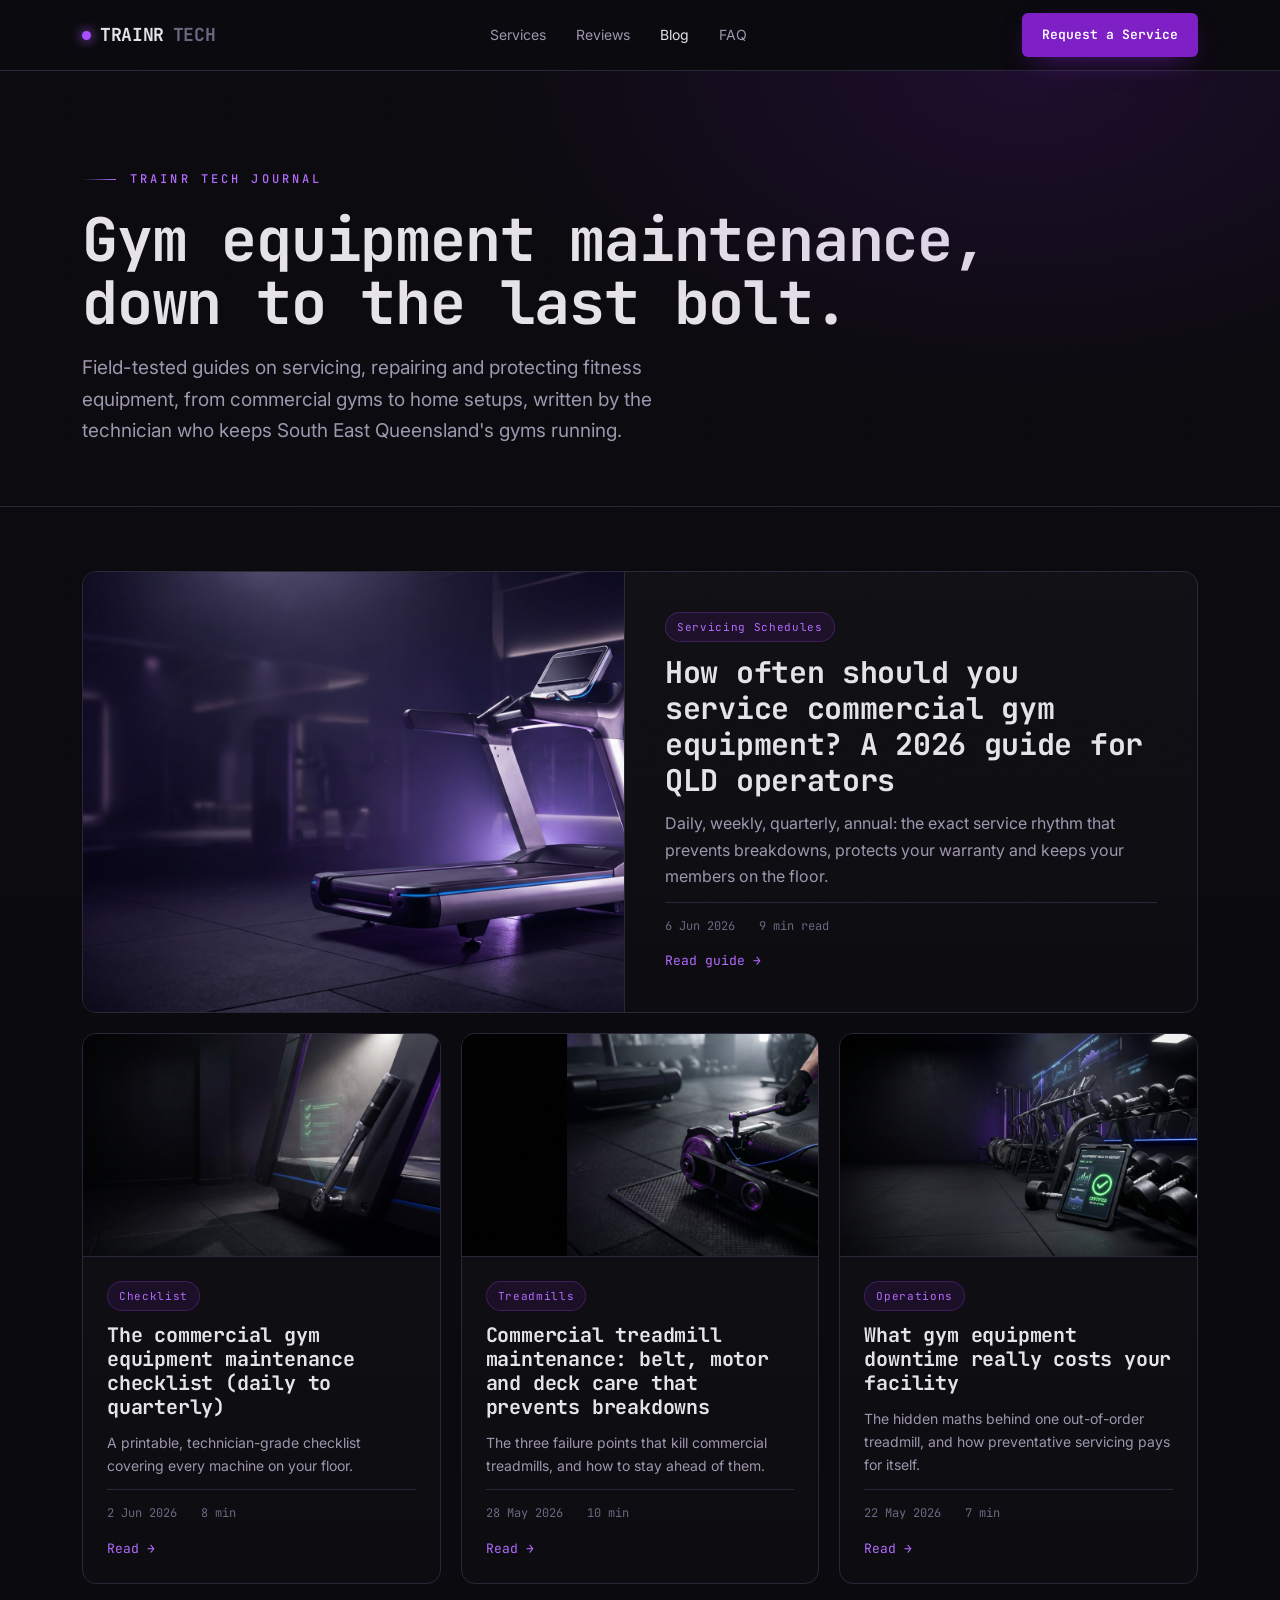
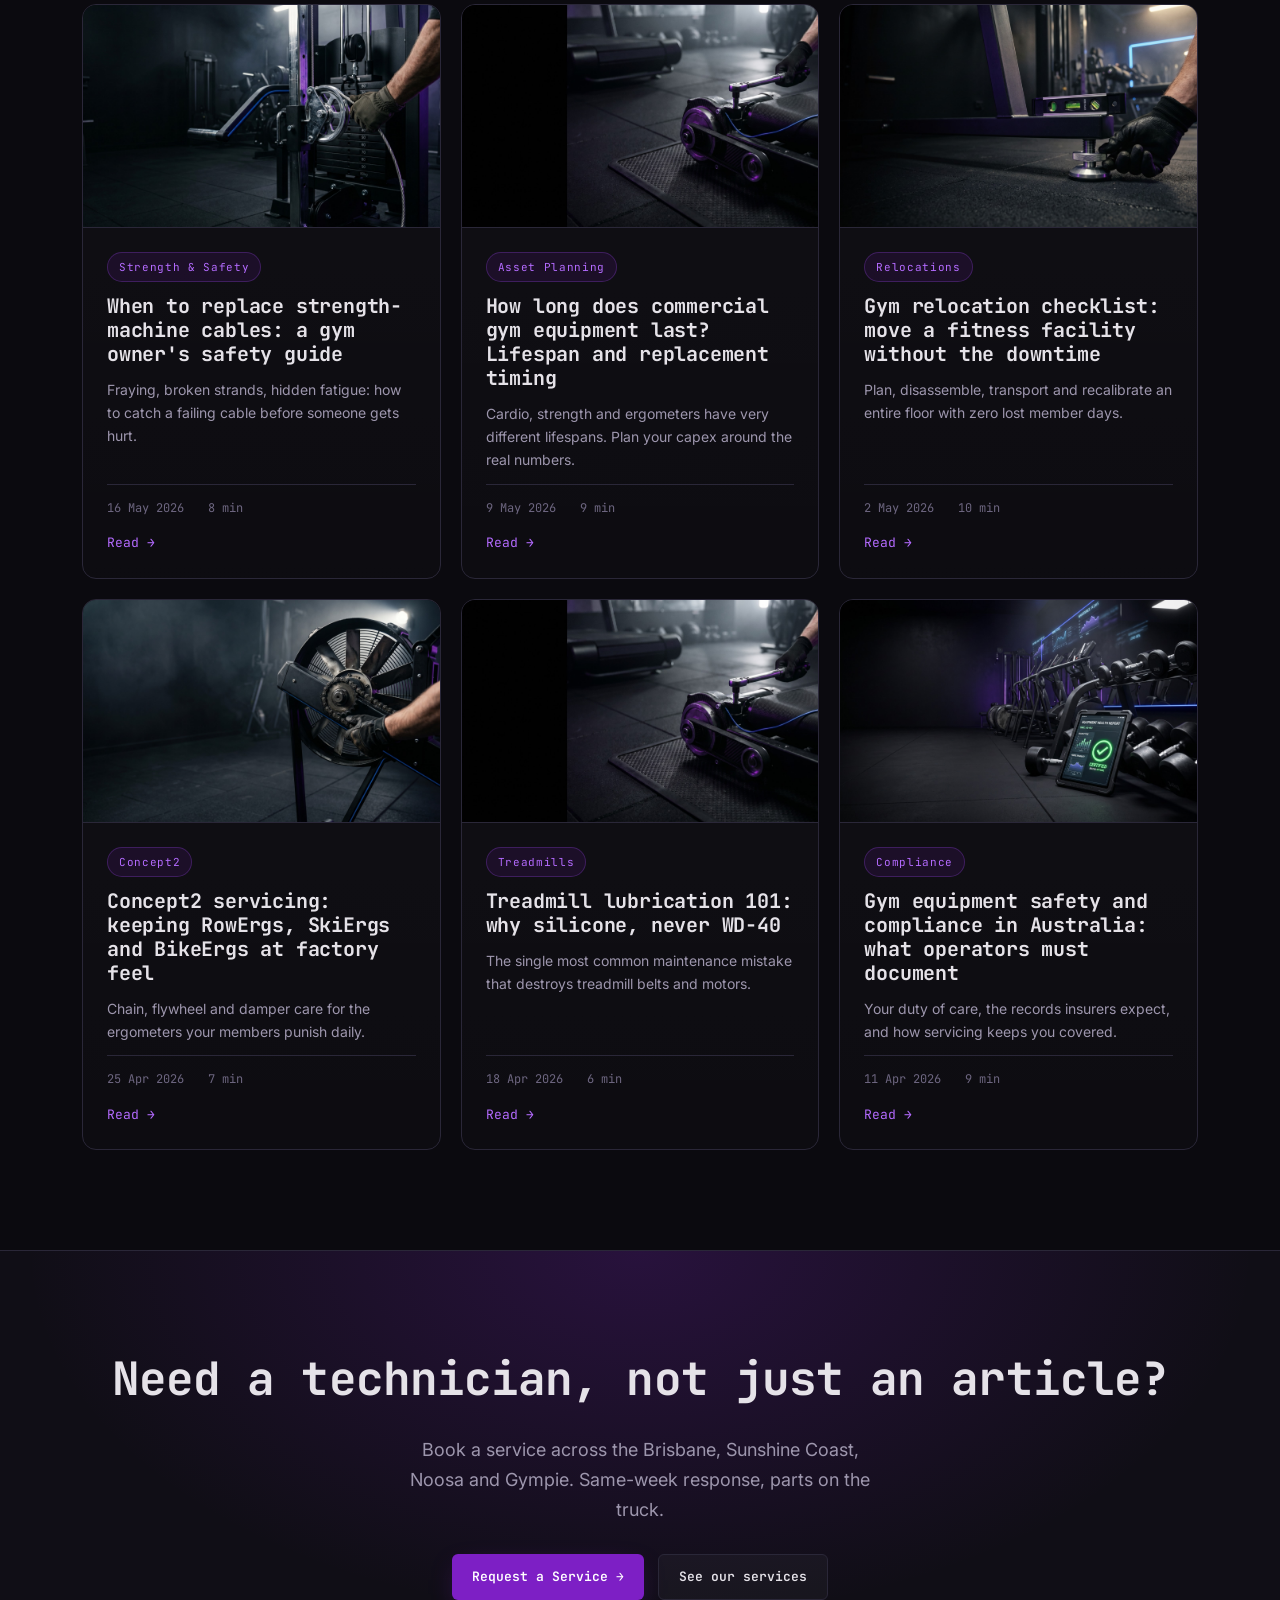
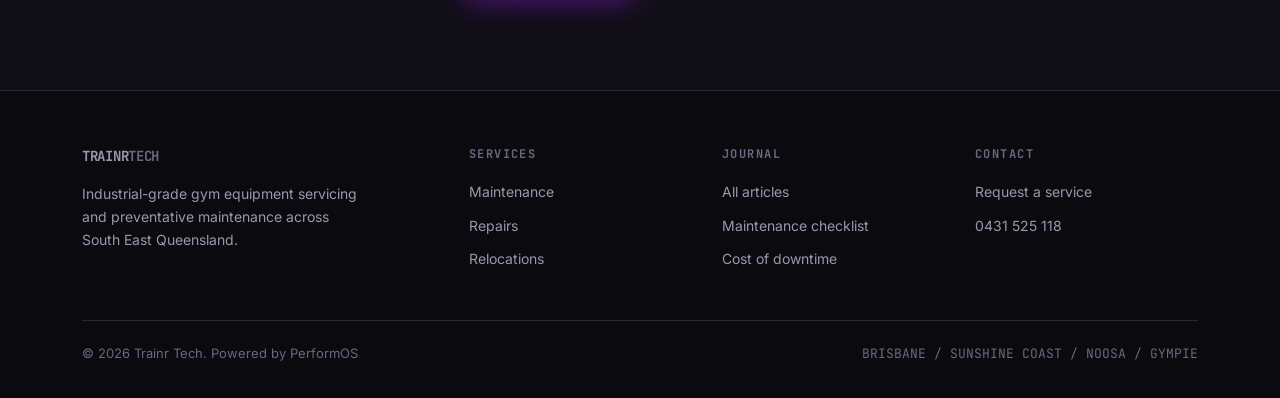
<file: blog/index.html>
<!DOCTYPE html>
<html lang="en">
<head>
<meta charset="utf-8"/>
<meta name="viewport" content="width=device-width, initial-scale=1.0"/>
<meta name="theme-color" content="#0b0a0f"/>
<link rel="icon" href="../favicon.svg" type="image/svg+xml"/>
<link rel="apple-touch-icon" href="../favicon.svg"/>
<noscript><style>.rv{opacity:1!important;transform:none!important}</style></noscript>
<title>Gym Equipment Maintenance Blog | Trainr Tech (Brisbane, Sunshine Coast, Noosa, Gympie)</title>
<meta name="description" content="Expert guides on gym equipment maintenance, servicing and repairs for gym owners and home users across the Brisbane, Sunshine Coast, Noosa and Gympie."/>
<link rel="canonical" href="https://trainrtech.com.au/blog/"/>
<meta property="og:type" content="website"/>
<meta property="og:title" content="Gym Equipment Maintenance Blog | Trainr Tech"/>
<meta property="og:description" content="Expert guides on commercial gym equipment maintenance and servicing across South East Queensland."/>
<meta property="og:url" content="https://trainrtech.com.au/blog/"/>
<meta property="og:image" content="https://trainrtech.com.au/assets/img/t1.jpg"/>
<meta name="twitter:card" content="summary_large_image"/>
<link rel="preconnect" href="https://fonts.googleapis.com"/>
<link rel="preconnect" href="https://fonts.gstatic.com" crossorigin/>
<link href="https://fonts.googleapis.com/css2?family=Inter:wght@400;500;600;700&family=JetBrains+Mono:wght@400;500;600;700&display=swap" rel="stylesheet"/>
<link rel="stylesheet" href="blog.css"/>
<script type="application/ld+json">
{
  "@context":"https://schema.org",
  "@type":"Blog",
  "name":"Trainr Tech Gym Equipment Maintenance Blog",
  "url":"https://trainrtech.com.au/blog/",
  "publisher":{"@type":"Organization","name":"Trainr Tech","areaServed":["Brisbane","Sunshine Coast","Noosa","Gympie"]},
  "about":"Commercial gym equipment maintenance, servicing and repairs"
}
</script>
</head>
<body>
<div class="grain"></div>
<header>
  <div class="wrap nav">
    <a href="../index.html" class="logo"><span class="dot"></span>TRAINR<span style="color:var(--mute-2)">TECH</span></a>
    <nav class="nav-links">
      <a href="../index.html#process">Services</a>
      <a href="../index.html#reviews">Reviews</a>
      <a href="index.html" class="active">Blog</a>
      <a href="../index.html#faq">FAQ</a>
    </nav>
    <a href="../request.html" class="btn btn-primary">Request a Service</a>
  </div>
</header>

<section class="blog-hero">
  <div class="wrap">
    <span class="eyebrow-line kicker">Trainr Tech Journal</span>
    <h1>Gym equipment maintenance,<br/>down to the last bolt.</h1>
    <p>Field-tested guides on servicing, repairing and protecting fitness equipment, from commercial gyms to home setups, written by the technician who keeps South East Queensland's gyms running.</p>
  </div>
</section>

<div class="wrap">
  <div class="grid" id="grid">
    <!-- Featured -->
    <a class="post featured rv" href="how-often-service-commercial-gym-equipment.html">
      <div class="thumb"><img loading="lazy" src="../assets/img/t1.jpg" alt="Commercial treadmill in a dark gym"/></div>
      <div class="pbody">
        <span class="tag">Servicing Schedules</span>
        <h2>How often should you service commercial gym equipment? A 2026 guide for QLD operators</h2>
        <p>Daily, weekly, quarterly, annual: the exact service rhythm that prevents breakdowns, protects your warranty and keeps your members on the floor.</p>
        <span class="meta">6 Jun 2026<span class="dot"></span>9 min read</span>
        <span class="arrow">Read guide →</span>
      </div>
    </a>

    <a class="post rv" href="commercial-gym-equipment-maintenance-checklist.html">
      <div class="thumb"><img loading="lazy" src="../assets/img/svc-1.jpg" alt="Technician running diagnostics on gym equipment"/></div>
      <div class="pbody">
        <span class="tag">Checklist</span>
        <h2>The commercial gym equipment maintenance checklist (daily to quarterly)</h2>
        <p>A printable, technician-grade checklist covering every machine on your floor.</p>
        <span class="meta">2 Jun 2026<span class="dot"></span>8 min</span>
        <span class="arrow">Read →</span>
      </div>
    </a>

    <a class="post rv" href="commercial-treadmill-maintenance.html">
      <div class="thumb"><img loading="lazy" src="../assets/img/svc-2.jpg" alt="Repairing a treadmill motor and belt"/></div>
      <div class="pbody">
        <span class="tag">Treadmills</span>
        <h2>Commercial treadmill maintenance: belt, motor and deck care that prevents breakdowns</h2>
        <p>The three failure points that kill commercial treadmills, and how to stay ahead of them.</p>
        <span class="meta">28 May 2026<span class="dot"></span>10 min</span>
        <span class="arrow">Read →</span>
      </div>
    </a>

    <a class="post rv" href="cost-of-gym-equipment-downtime.html">
      <div class="thumb"><img loading="lazy" src="../assets/img/svc-6.jpg" alt="Equipment health report on a tablet"/></div>
      <div class="pbody">
        <span class="tag">Operations</span>
        <h2>What gym equipment downtime really costs your facility</h2>
        <p>The hidden maths behind one out-of-order treadmill, and how preventative servicing pays for itself.</p>
        <span class="meta">22 May 2026<span class="dot"></span>7 min</span>
        <span class="arrow">Read →</span>
      </div>
    </a>

    <a class="post rv" href="when-to-replace-strength-cables.html">
      <div class="thumb"><img loading="lazy" src="../assets/img/svc-3.jpg" alt="Cable and pulley stack on a strength machine"/></div>
      <div class="pbody">
        <span class="tag">Strength & Safety</span>
        <h2>When to replace strength-machine cables: a gym owner's safety guide</h2>
        <p>Fraying, broken strands, hidden fatigue: how to catch a failing cable before someone gets hurt.</p>
        <span class="meta">16 May 2026<span class="dot"></span>8 min</span>
        <span class="arrow">Read →</span>
      </div>
    </a>

    <a class="post rv" href="how-long-does-gym-equipment-last.html">
      <div class="thumb"><img loading="lazy" src="../assets/img/svc-2.jpg" alt="Inside a commercial treadmill"/></div>
      <div class="pbody">
        <span class="tag">Asset Planning</span>
        <h2>How long does commercial gym equipment last? Lifespan and replacement timing</h2>
        <p>Cardio, strength and ergometers have very different lifespans. Plan your capex around the real numbers.</p>
        <span class="meta">9 May 2026<span class="dot"></span>9 min</span>
        <span class="arrow">Read →</span>
      </div>
    </a>

    <a class="post rv" href="gym-relocation-checklist.html">
      <div class="thumb"><img loading="lazy" src="../assets/img/svc-5.jpg" alt="Levelling a newly installed machine"/></div>
      <div class="pbody">
        <span class="tag">Relocations</span>
        <h2>Gym relocation checklist: move a fitness facility without the downtime</h2>
        <p>Plan, disassemble, transport and recalibrate an entire floor with zero lost member days.</p>
        <span class="meta">2 May 2026<span class="dot"></span>10 min</span>
        <span class="arrow">Read →</span>
      </div>
    </a>

    <a class="post rv" href="concept2-servicing-guide.html">
      <div class="thumb"><img loading="lazy" src="../assets/img/svc-4.jpg" alt="Air-resistance ergometer flywheel and chain"/></div>
      <div class="pbody">
        <span class="tag">Concept2</span>
        <h2>Concept2 servicing: keeping RowErgs, SkiErgs and BikeErgs at factory feel</h2>
        <p>Chain, flywheel and damper care for the ergometers your members punish daily.</p>
        <span class="meta">25 Apr 2026<span class="dot"></span>7 min</span>
        <span class="arrow">Read →</span>
      </div>
    </a>

    <a class="post rv" href="treadmill-lubrication-guide.html">
      <div class="thumb"><img loading="lazy" src="../assets/img/svc-2.jpg" alt="Lubricating a treadmill belt"/></div>
      <div class="pbody">
        <span class="tag">Treadmills</span>
        <h2>Treadmill lubrication 101: why silicone, never WD-40</h2>
        <p>The single most common maintenance mistake that destroys treadmill belts and motors.</p>
        <span class="meta">18 Apr 2026<span class="dot"></span>6 min</span>
        <span class="arrow">Read →</span>
      </div>
    </a>

    <a class="post rv" href="gym-equipment-safety-compliance-australia.html">
      <div class="thumb"><img loading="lazy" src="../assets/img/svc-6.jpg" alt="Digital compliance report for gym equipment"/></div>
      <div class="pbody">
        <span class="tag">Compliance</span>
        <h2>Gym equipment safety and compliance in Australia: what operators must document</h2>
        <p>Your duty of care, the records insurers expect, and how servicing keeps you covered.</p>
        <span class="meta">11 Apr 2026<span class="dot"></span>9 min</span>
        <span class="arrow">Read →</span>
      </div>
    </a>
  </div>
</div>

<!-- CTA -->
<div class="ctaband">
  <div class="wrap">
    <h2>Need a technician, not just an article?</h2>
    <p>Book a service across the Brisbane, Sunshine Coast, Noosa and Gympie. Same-week response, parts on the truck.</p>
    <div class="cta">
      <a href="../request.html" class="btn btn-primary">Request a Service →</a>
      <a href="../index.html#process" class="btn btn-ghost">See our services</a>
    </div>
  </div>
</div>

<footer>
  <div class="wrap">
    <div class="foot">
      <div>
        <a href="../index.html" class="logo"><span class="dot"></span>TRAINR<span style="color:var(--mute-2)">TECH</span></a>
        <p class="blurb">Industrial-grade gym equipment servicing and preventative maintenance across South East Queensland.</p>
      </div>
      <div><h4>Services</h4><a href="../index.html#process">Maintenance</a><a href="../index.html#process">Repairs</a><a href="../index.html#process">Relocations</a></div>
      <div><h4>Journal</h4><a href="index.html">All articles</a><a href="commercial-gym-equipment-maintenance-checklist.html">Maintenance checklist</a><a href="cost-of-gym-equipment-downtime.html">Cost of downtime</a></div>
      <div><h4>Contact</h4><a href="../request.html">Request a service</a><a href="tel:0431525118">0431 525 118</a></div>
    </div>
    <div class="foot-bottom">
      <span>© 2026 Trainr Tech. Powered by PerformOS</span>
      <span class="mono">BRISBANE / SUNSHINE COAST / NOOSA / GYMPIE</span>
    </div>
  </div>
</footer>

<script>
const io=new IntersectionObserver((es)=>es.forEach(e=>{if(e.isIntersecting){e.target.classList.add('in');io.unobserve(e.target)}}),{threshold:.12});
document.querySelectorAll('.rv').forEach(el=>io.observe(el));
</script>
</body>
</html>
</file>
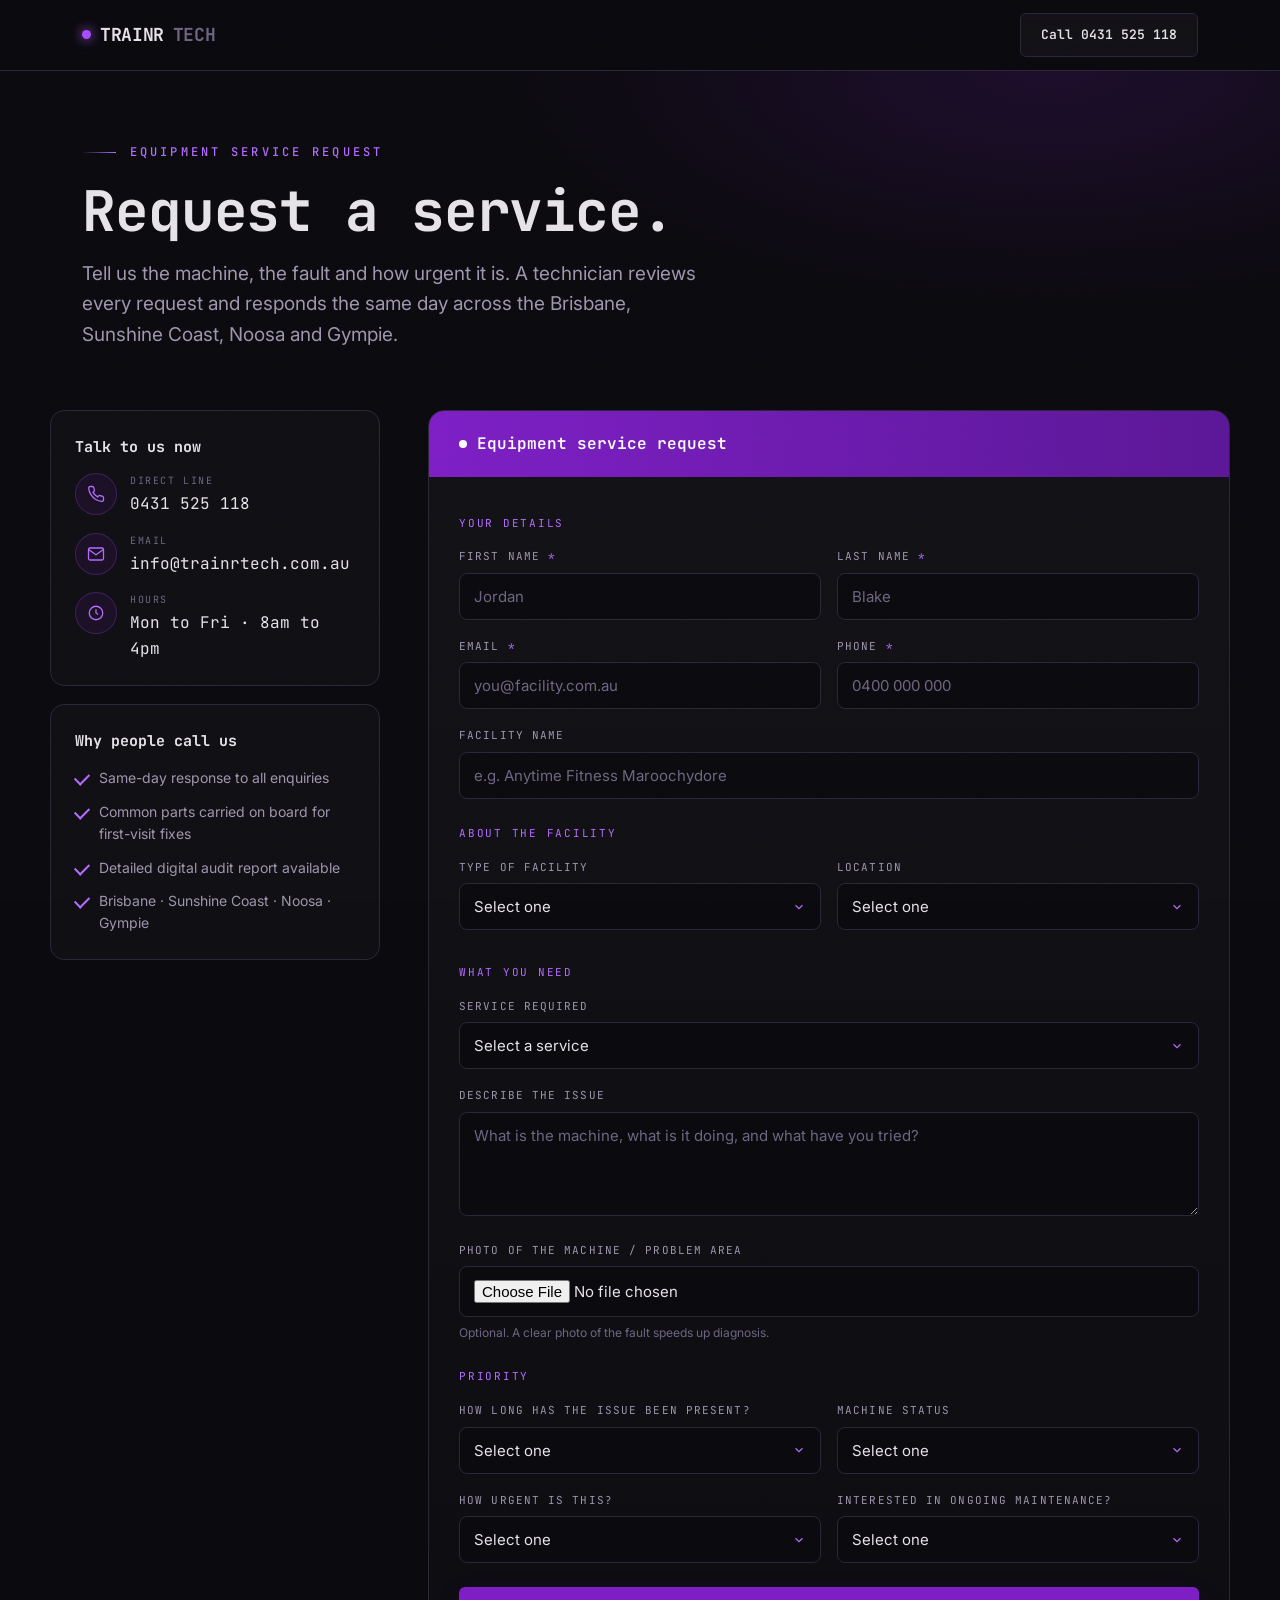
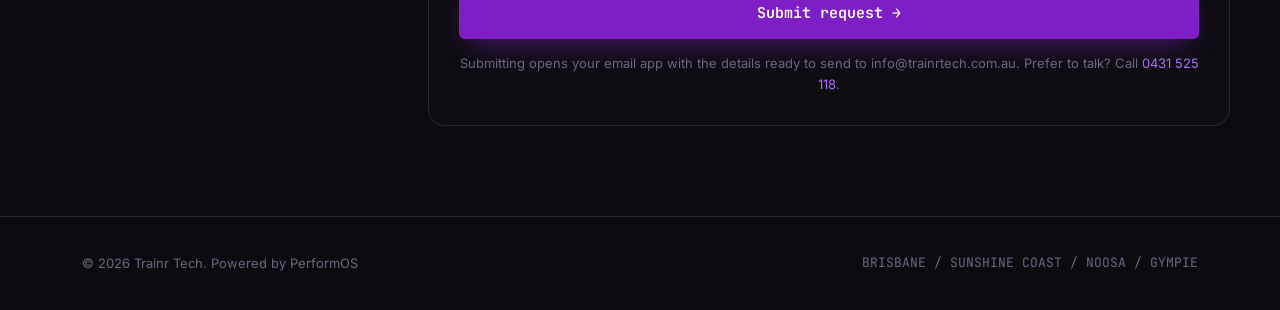
<file: request.html>
<!DOCTYPE html>
<html lang="en">
<head>
<meta charset="utf-8"/>
<meta name="viewport" content="width=device-width, initial-scale=1.0"/>
<meta name="theme-color" content="#0b0a0f"/>
<link rel="icon" href="favicon.svg" type="image/svg+xml"/>
<link rel="apple-touch-icon" href="favicon.svg"/>
<noscript><style>form{opacity:1}</style></noscript>
<title>Request a Service | Trainr Tech — Gym Equipment Repair (Brisbane, Sunshine Coast, Noosa, Gympie)</title>
<meta name="description" content="Request a gym equipment service or repair from Trainr Tech. Tell us the machine, the fault and the urgency and a technician will respond same-day across South East Queensland."/>
<link rel="canonical" href="https://trainrtech.com.au/request.html"/>
<meta property="og:title" content="Request a Service | Trainr Tech"/>
<meta property="og:description" content="Tell us the machine, the fault and the urgency. Same-day response to all enquiries."/>
<meta property="og:url" content="https://trainrtech.com.au/request.html"/>
<meta property="og:image" content="https://trainrtech.com.au/assets/img/svc-2.jpg"/>
<link rel="preconnect" href="https://fonts.googleapis.com"/>
<link rel="preconnect" href="https://fonts.gstatic.com" crossorigin/>
<link href="https://fonts.googleapis.com/css2?family=Inter:wght@400;500;600;700&family=JetBrains+Mono:wght@400;500;600;700&display=swap" rel="stylesheet"/>
<style>
:root{--carbon:#0b0a0f;--carbon-2:#100e16;--line:#2a2738;--violet:#7d1fc5;--violet-bright:#a64dff;--violet-glow:#b46bff;--blue:#3b6cdd;--blue-bright:#5e8bff;--silver:#e5e2e8;--mute:#9d96ad;--mute-2:#6d6680;}
*{margin:0;padding:0;box-sizing:border-box}
html{scroll-behavior:smooth;overflow-x:hidden;max-width:100%}
body{background:var(--carbon);color:var(--silver);font-family:'Inter',sans-serif;-webkit-font-smoothing:antialiased;line-height:1.6;overflow-x:hidden;max-width:100%}
.mono{font-family:'JetBrains Mono',monospace}
a{color:inherit;text-decoration:none}
:focus-visible{outline:2px solid var(--violet-glow);outline-offset:3px;border-radius:5px}
@media(prefers-reduced-motion:reduce){*,*::before,*::after{animation-duration:.001ms!important;transition-duration:.001ms!important;scroll-behavior:auto!important}}
.wrap{max-width:1180px;margin:0 auto;padding:0 32px}
.kicker{font-family:'JetBrains Mono',monospace;font-size:12px;font-weight:500;letter-spacing:.26em;text-transform:uppercase;color:var(--violet-glow)}
.eyebrow-line{display:inline-flex;align-items:center;gap:14px}
.eyebrow-line::before{content:"";width:34px;height:1px;background:linear-gradient(90deg,transparent,var(--violet-glow))}
.grain{position:fixed;inset:0;pointer-events:none;z-index:120;opacity:.04;mix-blend-mode:overlay;background-image:url("data:image/svg+xml,%3Csvg xmlns='http://www.w3.org/2000/svg' width='160' height='160'%3E%3Cfilter id='n'%3E%3CfeTurbulence type='fractalNoise' baseFrequency='0.85' numOctaves='3'/%3E%3C/filter%3E%3Crect width='100%25' height='100%25' filter='url(%23n)'/%3E%3C/svg%3E")}
header{position:sticky;top:0;z-index:100;background:rgba(11,10,15,.78);backdrop-filter:blur(16px) saturate(1.2);border-bottom:1px solid var(--line)}
.nav{display:flex;align-items:center;justify-content:space-between;height:70px}
.logo{font-family:'JetBrains Mono',monospace;font-weight:700;font-size:18px;letter-spacing:-.02em;display:flex;align-items:center;gap:9px}
.logo .dot{width:9px;height:9px;border-radius:50%;background:var(--violet-bright);box-shadow:0 0 12px var(--violet-glow)}
.btn{font-family:'JetBrains Mono',monospace;font-size:13px;font-weight:600;padding:11px 20px;border-radius:6px;cursor:pointer;border:none;transition:transform .18s,box-shadow .3s,background .3s;display:inline-flex;align-items:center;justify-content:center;gap:8px}
.btn-primary{background:var(--violet);color:#fff;box-shadow:0 10px 30px -12px rgba(125,31,197,.8)}
.btn-primary:hover{transform:translateY(-2px)}
.btn-ghost{background:rgba(255,255,255,.03);color:var(--silver);border:1px solid var(--line)}
.btn-ghost:hover{border-color:var(--violet)}

.hero{padding:64px 0 40px;position:relative;overflow:hidden}
.hero::after{content:"";position:absolute;inset:0;background:radial-gradient(70% 120% at 82% 0%,rgba(125,31,197,.16),transparent 60%);pointer-events:none}
.hero h1{font-family:'JetBrains Mono',monospace;font-weight:700;font-size:clamp(32px,5vw,56px);letter-spacing:-.02em;line-height:1.05;margin-top:20px}
.hero .lead{margin-top:18px;color:var(--mute);font-size:19px;max-width:620px}

.layout{display:grid;grid-template-columns:330px 1fr;gap:48px;padding:20px 0 90px;align-items:start}
.aside{position:sticky;top:96px;display:flex;flex-direction:column;gap:18px}
.aside .box{border:1px solid var(--line);border-radius:14px;padding:24px;background:rgba(255,255,255,.02)}
.aside h3{font-family:'JetBrains Mono',monospace;font-size:15px;margin-bottom:14px}
.aside .row{display:flex;gap:13px;align-items:flex-start;margin-bottom:16px}
.aside .row:last-child{margin-bottom:0}
.aside .ring{width:42px;height:42px;border-radius:50%;flex-shrink:0;background:rgba(125,31,197,.1);border:1px solid rgba(166,77,255,.25);display:flex;align-items:center;justify-content:center}
.aside .ring svg{width:18px;height:18px;stroke:var(--violet-glow);fill:none}
.aside .lab{font-family:'JetBrains Mono',monospace;font-size:10px;letter-spacing:.16em;text-transform:uppercase;color:var(--mute-2)}
.aside .val{font-family:'JetBrains Mono',monospace;font-size:16px;color:var(--silver);margin-top:2px}
.aside .val:hover{color:var(--violet-glow)}
.trust{list-style:none;display:flex;flex-direction:column;gap:11px}
.trust li{position:relative;padding-left:24px;color:var(--mute);font-size:14px}
.trust li::before{content:"";position:absolute;left:0;top:6px;width:12px;height:7px;border-left:2px solid var(--violet-glow);border-bottom:2px solid var(--violet-glow);transform:rotate(-45deg)}

form{border:1px solid var(--line);border-radius:16px;background:linear-gradient(180deg,rgba(255,255,255,.03),rgba(255,255,255,.01));overflow:hidden}
.fhead{padding:20px 30px;background:linear-gradient(90deg,var(--violet),#5a1796);font-family:'JetBrains Mono',monospace;font-weight:600;color:#fff;display:flex;align-items:center;gap:10px;font-size:16px}
.fhead .dot{width:8px;height:8px;border-radius:50%;background:#fff}
.fbody{padding:30px}
.fsec{font-family:'JetBrains Mono',monospace;font-size:11px;letter-spacing:.16em;text-transform:uppercase;color:var(--violet-glow);margin:8px 0 16px;padding-top:8px}
.fsec:first-child{padding-top:0}
.grid2{display:grid;grid-template-columns:1fr 1fr;gap:16px}
.field{margin-bottom:18px}
.field label{font-family:'JetBrains Mono',monospace;font-size:11px;letter-spacing:.1em;text-transform:uppercase;color:var(--mute);display:block;margin-bottom:7px}
.field label .req{color:var(--violet-glow)}
.field input,.field select,.field textarea{width:100%;background:var(--carbon);border:1px solid var(--line);border-radius:8px;padding:13px 14px;color:var(--silver);font-family:'Inter',sans-serif;font-size:15px;outline:none;transition:border-color .25s,box-shadow .25s}
.field input::placeholder,.field textarea::placeholder{color:var(--mute-2)}
.field input:focus,.field select:focus,.field textarea:focus{border-color:var(--blue);box-shadow:0 0 0 3px rgba(59,108,221,.18)}
.field select{appearance:none;cursor:pointer;background-image:url("data:image/svg+xml,%3Csvg xmlns='http://www.w3.org/2000/svg' width='14' height='14' viewBox='0 0 24 24' fill='none' stroke='%23b46bff' stroke-width='2'%3E%3Cpath d='M6 9l6 6 6-6'/%3E%3C/svg%3E");background-repeat:no-repeat;background-position:right 14px center;padding-right:40px}
.field .hint{font-size:12px;color:var(--mute-2);margin-top:6px}
.submit{width:100%;justify-content:center;padding:16px;font-size:15px;margin-top:6px}
.note{font-size:13px;color:var(--mute-2);text-align:center;margin-top:14px}
.ok{display:none;text-align:center;padding:40px 30px}
.ok.show{display:block}
.ok .tick{width:64px;height:64px;border-radius:50%;background:rgba(125,31,197,.14);border:1px solid rgba(166,77,255,.4);display:flex;align-items:center;justify-content:center;margin:0 auto 20px}
.ok .tick svg{width:30px;height:30px;stroke:var(--violet-glow);fill:none;stroke-width:2.4}
.ok h2{font-family:'JetBrains Mono',monospace;font-size:24px;margin-bottom:12px}
.ok p{color:var(--mute);max-width:380px;margin:0 auto 8px}

footer{border-top:1px solid var(--line);padding:36px 0;color:var(--mute-2);font-size:13px}
.foot{display:flex;justify-content:space-between;flex-wrap:wrap;gap:12px;align-items:center}

@media(max-width:900px){
  .wrap{padding:0 20px}
  .layout{grid-template-columns:1fr;gap:24px}
  .aside{position:static;order:2}
  .grid2{grid-template-columns:1fr}
  .fbody{padding:22px}
}
</style>
</head>
<body>
<div class="grain"></div>
<header>
  <div class="wrap nav">
    <a href="index.html" class="logo"><span class="dot"></span>TRAINR<span style="color:var(--mute-2)">TECH</span></a>
    <a href="tel:0431525118" class="btn btn-ghost">Call 0431 525 118</a>
  </div>
</header>

<section class="hero">
  <div class="wrap">
    <span class="eyebrow-line kicker">Equipment service request</span>
    <h1>Request a service.</h1>
    <p class="lead">Tell us the machine, the fault and how urgent it is. A technician reviews every request and responds the same day across the Brisbane, Sunshine Coast, Noosa and Gympie.</p>
  </div>
</section>

<div class="wrap layout">
  <aside class="aside">
    <div class="box">
      <h3>Talk to us now</h3>
      <a class="row" href="tel:0431525118">
        <div class="ring"><svg viewBox="0 0 24 24" stroke-width="1.7"><path d="M22 16.9v3a2 2 0 01-2.2 2 19.8 19.8 0 01-8.6-3 19.5 19.5 0 01-6-6 19.8 19.8 0 01-3-8.6A2 2 0 014.1 2h3a2 2 0 012 1.7c.1 1 .4 1.9.7 2.8a2 2 0 01-.5 2.1L8.1 9.9a16 16 0 006 6l1.3-1.3a2 2 0 012.1-.5c.9.3 1.8.6 2.8.7a2 2 0 011.7 2z"/></svg></div>
        <div><div class="lab">Direct line</div><div class="val">0431 525 118</div></div>
      </a>
      <a class="row" href="mailto:info@trainrtech.com.au">
        <div class="ring"><svg viewBox="0 0 24 24" stroke-width="1.7"><path d="M4 4h16a2 2 0 012 2v12a2 2 0 01-2 2H4a2 2 0 01-2-2V6a2 2 0 012-2z"/><path d="M22 6l-10 7L2 6"/></svg></div>
        <div><div class="lab">Email</div><div class="val">info@trainrtech.com.au</div></div>
      </a>
      <div class="row">
        <div class="ring"><svg viewBox="0 0 24 24" stroke-width="1.7" fill="none"><circle cx="12" cy="12" r="9"/><path d="M12 7v5l3 2"/></svg></div>
        <div><div class="lab">Hours</div><div class="val">Mon to Fri · 8am to 4pm</div></div>
      </div>
    </div>
    <div class="box">
      <h3>Why people call us</h3>
      <ul class="trust">
        <li>Same-day response to all enquiries</li>
        <li>Common parts carried on board for first-visit fixes</li>
        <li>Detailed digital audit report available</li>
        <li>Brisbane · Sunshine Coast · Noosa · Gympie</li>
      </ul>
    </div>
  </aside>

  <form id="reqForm">
    <div class="fhead"><span class="dot"></span>Equipment service request</div>
    <div class="fbody" id="formBody">
      <div class="fsec">Your details</div>
      <div class="grid2">
        <div class="field"><label>First name <span class="req">*</span></label><input name="First name" type="text" placeholder="Jordan" required/></div>
        <div class="field"><label>Last name <span class="req">*</span></label><input name="Last name" type="text" placeholder="Blake" required/></div>
      </div>
      <div class="grid2">
        <div class="field"><label>Email <span class="req">*</span></label><input name="Email" type="email" placeholder="you@facility.com.au" required/></div>
        <div class="field"><label>Phone <span class="req">*</span></label><input name="Phone" type="tel" placeholder="0400 000 000" required/></div>
      </div>
      <div class="field"><label>Facility name</label><input name="Facility name" type="text" placeholder="e.g. Anytime Fitness Maroochydore"/></div>

      <div class="fsec">About the facility</div>
      <div class="grid2">
        <div class="field"><label>Type of facility</label>
          <select name="Facility type">
            <option value="" disabled selected>Select one</option>
            <option>Commercial Gym</option><option>Surf Club</option><option>Hotel / Resort Gym</option>
            <option>Apartment / Strata Gym</option><option>PT Studio / CrossFit</option><option>Home Gym</option><option>Other</option>
          </select>
        </div>
        <div class="field"><label>Location</label>
          <select name="Location">
            <option value="" disabled selected>Select one</option>
            <option>Sunshine Coast</option><option>Noosa</option><option>Gympie</option><option>Other</option>
          </select>
        </div>
      </div>

      <div class="fsec">What you need</div>
      <div class="field"><label>Service required</label>
        <select name="Service required">
          <option value="" disabled selected>Select a service</option>
          <option>Cable Replacement</option>
          <option>Equipment Repair</option>
          <option>Treadmill Repair &amp; Servicing</option>
          <option>Concept2 Service</option>
          <option>Preventative Maintenance</option>
          <option>Fault Finding</option>
          <option>Spare Parts Installation</option>
          <option>Machine Reconditioning</option>
          <option>Equipment Assembly / Install</option>
          <option>Gym Relocation</option>
          <option>Audit &amp; Reporting</option>
          <option>Other</option>
        </select>
      </div>
      <div class="field"><label>Describe the issue</label><textarea name="Issue" rows="4" placeholder="What is the machine, what is it doing, and what have you tried?"></textarea></div>
      <div class="field"><label>Photo of the machine / problem area</label><input type="file" name="attachment" accept="image/*"/>
        <div class="hint">Optional. A clear photo of the fault speeds up diagnosis.</div>
      </div>

      <div class="fsec">Priority</div>
      <div class="grid2">
        <div class="field"><label>How long has the issue been present?</label>
          <select name="Issue duration">
            <option value="" disabled selected>Select one</option>
            <option>1-3 days</option><option>1-2 weeks</option><option>Over 2 weeks</option><option>Months</option>
          </select>
        </div>
        <div class="field"><label>Machine status</label>
          <select name="Machine status">
            <option value="" disabled selected>Select one</option>
            <option>Still usable</option><option>Unsafe to use</option><option>Completely out of order</option>
          </select>
        </div>
      </div>
      <div class="grid2">
        <div class="field"><label>How urgent is this?</label>
          <select name="Urgency">
            <option value="" disabled selected>Select one</option>
            <option>Emergency repair</option><option>High priority</option><option>Standard booking</option>
          </select>
        </div>
        <div class="field"><label>Interested in ongoing maintenance?</label>
          <select name="Ongoing maintenance">
            <option value="" disabled selected>Select one</option>
            <option>Yes, send info</option><option>Maybe later</option><option>No thanks</option>
          </select>
        </div>
      </div>

      <button type="submit" class="btn btn-primary submit">Submit request →</button>
      <p class="note">Submitting opens your email app with the details ready to send to info@trainrtech.com.au. Prefer to talk? Call <a href="tel:0431525118" style="color:var(--violet-glow)">0431 525 118</a>.</p>
    </div>

    <div class="ok" id="okState">
      <div class="tick"><svg viewBox="0 0 24 24"><path d="M20 6L9 17l-5-5"/></svg></div>
      <h2>Your request is ready to send</h2>
      <p>We have opened your email app with all the details filled in. Just hit send and a technician will be in touch the same day.</p>
      <p>Email did not open? Send the details to <a href="mailto:info@trainrtech.com.au" style="color:var(--violet-glow)">info@trainrtech.com.au</a> or call <a href="tel:0431525118" style="color:var(--violet-glow)">0431 525 118</a>.</p>
    </div>
  </form>
</div>

<footer>
  <div class="wrap foot">
    <span>© 2026 Trainr Tech. Powered by PerformOS</span>
    <span class="mono">BRISBANE / SUNSHINE COAST / NOOSA / GYMPIE</span>
  </div>
</footer>

<script>
// Web3Forms access key. Get one free at https://web3forms.com (enter info@trainrtech.com.au),
// then paste the key below. Until it is set, the form safely falls back to opening an email.
const WEB3FORMS_KEY = "d1d2e049-dbce-414b-a60a-da454246a7da";

const form=document.getElementById('reqForm');
function showSuccess(){
  document.getElementById('formBody').style.display='none';
  document.querySelector('.fhead').style.display='none';
  document.getElementById('okState').classList.add('show');
  window.scrollTo({top:0,behavior:'smooth'});
}
function mailtoFallback(data){
  let lines=['New equipment service request from the Trainr Tech website.',''];
  for(const [k,v] of data.entries()){ if(k!=='attachment' && v && String(v).trim()) lines.push(k+': '+v); }
  const service=data.get('Service required')||'Service';
  const name=((data.get('First name')||'')+' '+(data.get('Last name')||'')).trim();
  const subject='Service request: '+service+(name?' — '+name:'');
  window.location.href='mailto:info@trainrtech.com.au?subject='+encodeURIComponent(subject)+'&body='+encodeURIComponent(lines.join('\n'));
  showSuccess();
}
form.addEventListener('submit',async function(e){
  e.preventDefault();
  if(!form.reportValidity())return;
  const data=new FormData(form);
  const keySet = WEB3FORMS_KEY && !WEB3FORMS_KEY.startsWith('REPLACE_');
  if(!keySet){ mailtoFallback(data); return; }
  // Server-side capture via Web3Forms (emails info@trainrtech.com.au, supports the photo attachment)
  const btn=form.querySelector('.submit'); const orig=btn.textContent; btn.textContent='Sending…'; btn.disabled=true;
  data.append('access_key', WEB3FORMS_KEY);
  data.append('subject', 'New service request: '+(data.get('Service required')||'')+' — '+((data.get('First name')||'')+' '+(data.get('Last name')||'')).trim());
  data.append('from_name', 'Trainr Tech website');
  try{
    const res=await fetch('https://api.web3forms.com/submit',{method:'POST',body:data});
    const out=await res.json();
    if(out.success){ showSuccess(); } else { mailtoFallback(data); }
  }catch(err){ mailtoFallback(data); }
  finally{ btn.textContent=orig; btn.disabled=false; }
});
</script>
</body>
</html>
</file>
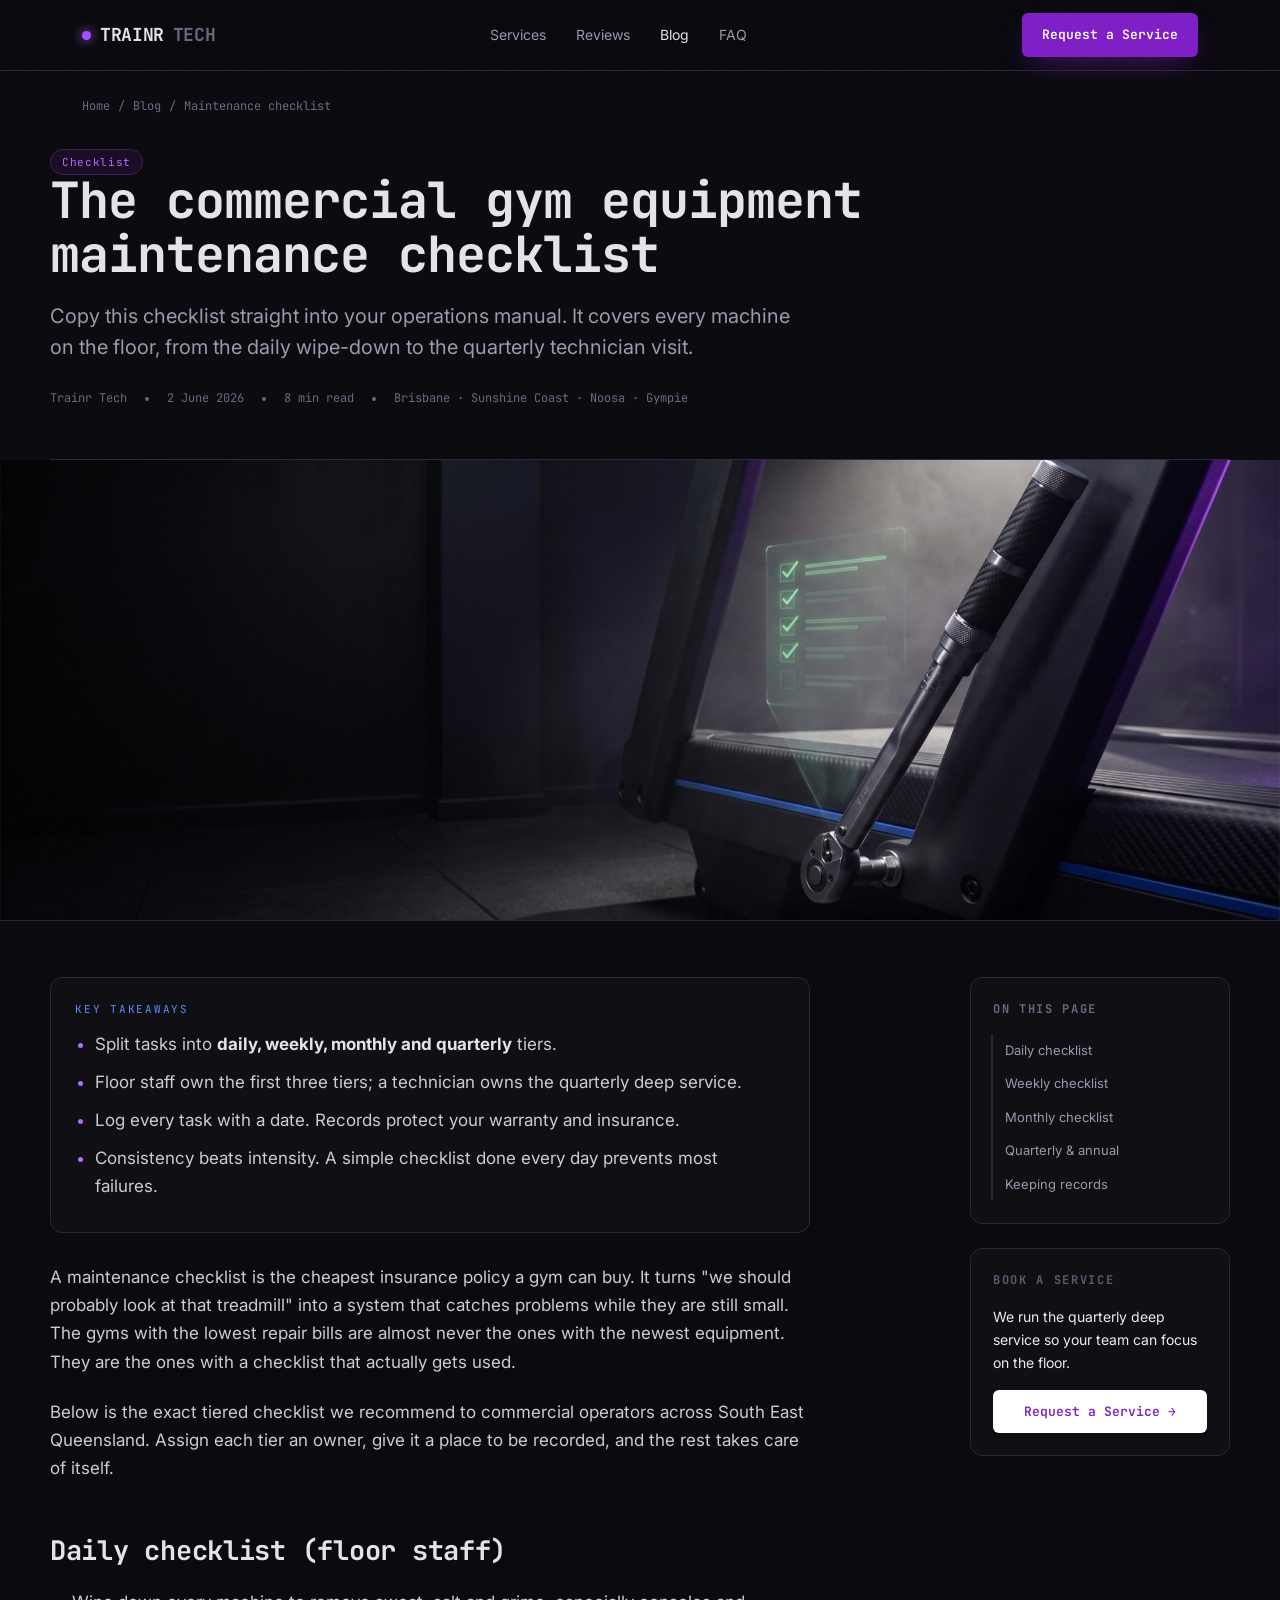
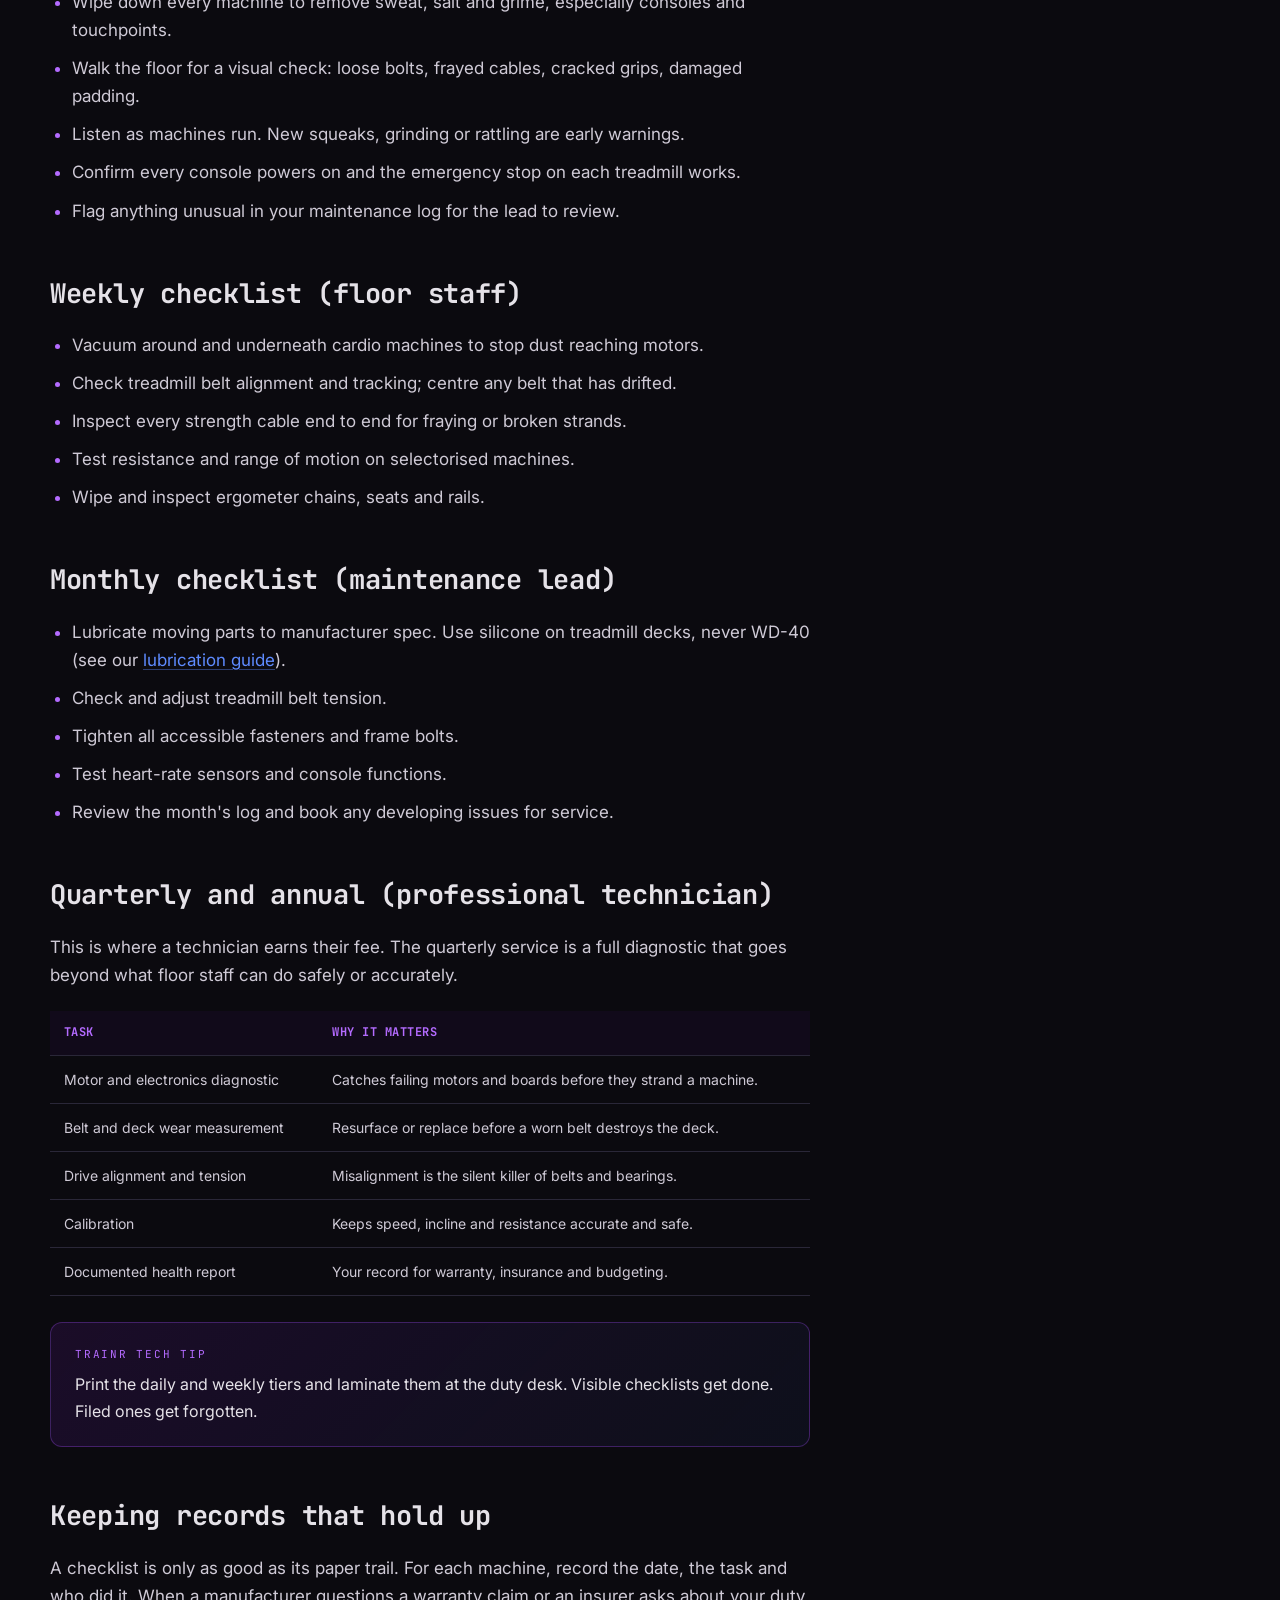
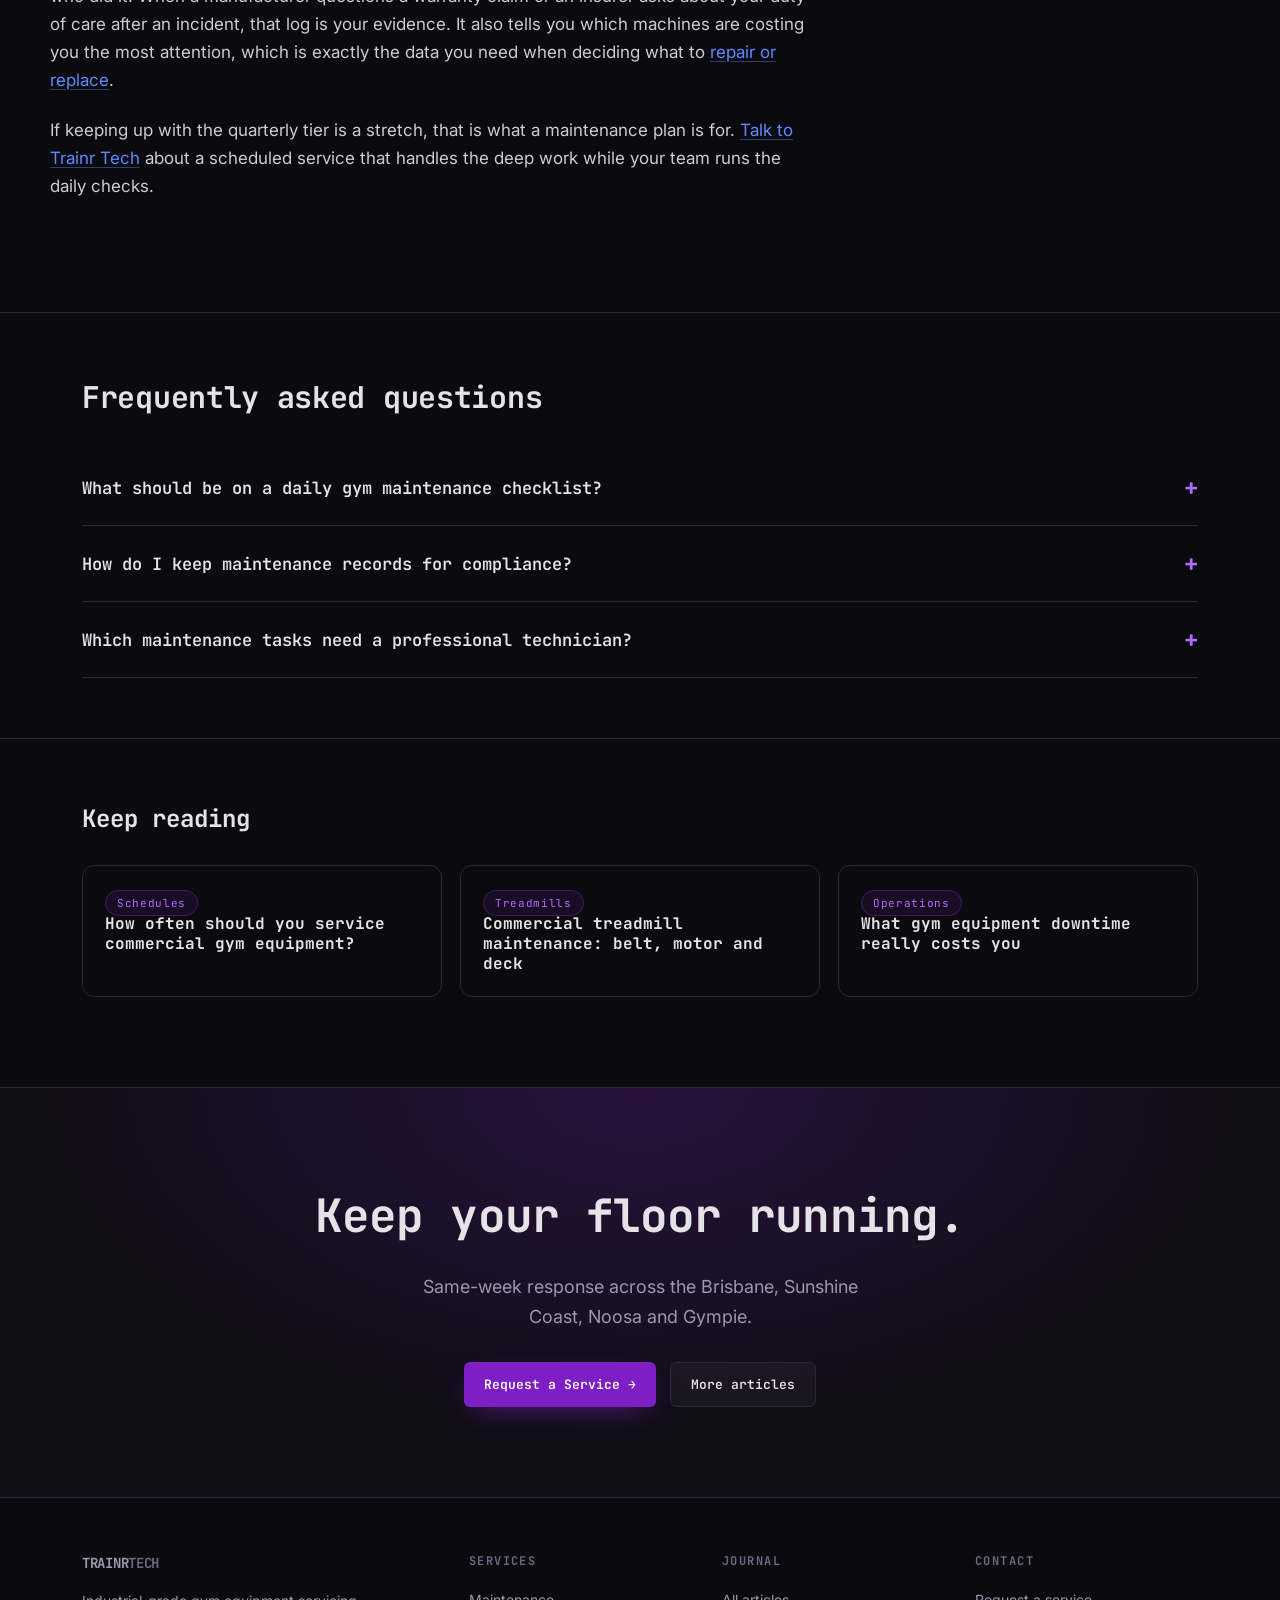
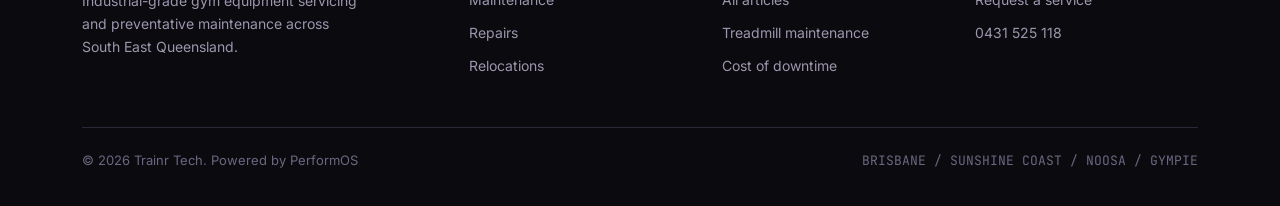
<file: blog/commercial-gym-equipment-maintenance-checklist.html>
<!DOCTYPE html>
<html lang="en">
<head>
<meta charset="utf-8"/>
<meta name="viewport" content="width=device-width, initial-scale=1.0"/>
<meta name="theme-color" content="#0b0a0f"/>
<link rel="icon" href="../favicon.svg" type="image/svg+xml"/>
<link rel="apple-touch-icon" href="../favicon.svg"/>
<noscript><style>.rv{opacity:1!important;transform:none!important}</style></noscript>
<title>The Commercial Gym Equipment Maintenance Checklist (Daily to Quarterly)</title>
<meta name="description" content="A technician-grade maintenance checklist for commercial gyms: daily, weekly, monthly and quarterly tasks for treadmills, strength and ergometers. Free to copy."/>
<link rel="canonical" href="https://trainrtech.com.au/blog/commercial-gym-equipment-maintenance-checklist.html"/>
<meta name="robots" content="index, follow, max-image-preview:large"/>
<meta property="og:type" content="article"/>
<meta property="og:title" content="The Commercial Gym Equipment Maintenance Checklist (Daily to Quarterly)"/>
<meta property="og:description" content="A printable, technician-grade checklist covering every machine on your gym floor."/>
<meta property="og:url" content="https://trainrtech.com.au/blog/commercial-gym-equipment-maintenance-checklist.html"/>
<meta property="og:image" content="https://trainrtech.com.au/assets/img/svc-1.jpg"/>
<meta name="twitter:card" content="summary_large_image"/>
<link rel="preconnect" href="https://fonts.googleapis.com"/>
<link rel="preconnect" href="https://fonts.gstatic.com" crossorigin/>
<link href="https://fonts.googleapis.com/css2?family=Inter:wght@400;500;600;700&family=JetBrains+Mono:wght@400;500;600;700&display=swap" rel="stylesheet"/>
<link rel="stylesheet" href="blog.css"/>
<script type="application/ld+json">
{"@context":"https://schema.org","@type":"BreadcrumbList","itemListElement":[
{"@type":"ListItem","position":1,"name":"Home","item":"https://trainrtech.com.au/"},
{"@type":"ListItem","position":2,"name":"Blog","item":"https://trainrtech.com.au/blog/"},
{"@type":"ListItem","position":3,"name":"Gym equipment maintenance checklist","item":"https://trainrtech.com.au/blog/commercial-gym-equipment-maintenance-checklist.html"}]}
</script>
<script type="application/ld+json">
{"@context":"https://schema.org","@type":"Article","headline":"The Commercial Gym Equipment Maintenance Checklist (Daily to Quarterly)","image":"https://trainrtech.com.au/assets/img/svc-1.jpg","datePublished":"2026-06-02","dateModified":"2026-06-02","author":{"@type":"Organization","name":"Trainr Tech"},"publisher":{"@type":"Organization","name":"Trainr Tech","areaServed":["Brisbane","Sunshine Coast","Noosa","Gympie"]},"mainEntityOfPage":"https://trainrtech.com.au/blog/commercial-gym-equipment-maintenance-checklist.html"}
</script>
<script type="application/ld+json">
{"@context":"https://schema.org","@type":"FAQPage","mainEntity":[
{"@type":"Question","name":"What should be on a daily gym maintenance checklist?","acceptedAnswer":{"@type":"Answer","text":"Daily tasks are quick: wipe down every machine to remove sweat and grime, do a visual check for loose or damaged parts, listen for new noises, and flag anything unusual for the maintenance lead."}},
{"@type":"Question","name":"How do I keep maintenance records for compliance?","acceptedAnswer":{"@type":"Answer","text":"Keep a dated log per machine recording every check, lubrication and repair. A simple spreadsheet or maintenance app is enough, and it satisfies most warranty and insurance requirements."}},
{"@type":"Question","name":"Which maintenance tasks need a professional technician?","acceptedAnswer":{"@type":"Answer","text":"Quarterly and annual deep services: motor diagnostics, electronic calibration, drive alignment and predictive part replacement. Daily through monthly tasks can be handled by trained floor staff."}}]}
</script>
</head>
<body>
<div class="grain"></div>
<header>
  <div class="wrap nav">
    <a href="../index.html" class="logo"><span class="dot"></span>TRAINR<span style="color:var(--mute-2)">TECH</span></a>
    <nav class="nav-links">
      <a href="../index.html#process">Services</a>
      <a href="../index.html#reviews">Reviews</a>
      <a href="index.html" class="active">Blog</a>
      <a href="../index.html#faq">FAQ</a>
    </nav>
    <a href="../request.html" class="btn btn-primary">Request a Service</a>
  </div>
</header>

<div class="wrap"><div class="crumbs"><a href="../index.html">Home</a><span>/</span><a href="index.html">Blog</a><span>/</span>Maintenance checklist</div></div>

<article>
<div class="wrap art-hero">
  <span class="tag">Checklist</span>
  <h1>The commercial gym equipment maintenance checklist</h1>
  <p class="standfirst">Copy this checklist straight into your operations manual. It covers every machine on the floor, from the daily wipe-down to the quarterly technician visit.</p>
  <div class="art-meta"><span>Trainr Tech</span><span class="dot"></span><span>2 June 2026</span><span class="dot"></span><span>8 min read</span><span class="dot"></span><span>Brisbane · Sunshine Coast · Noosa · Gympie</span></div>
</div>
<figure class="art-figure"><img loading="lazy" src="../assets/img/svc-1.jpg" alt="Technician running a maintenance diagnostic on gym equipment"/></figure>

<div class="wrap layout">
  <div class="prose">
    <div class="keytakeaways">
      <div class="lab">Key takeaways</div>
      <ul>
        <li>Split tasks into <strong>daily, weekly, monthly and quarterly</strong> tiers.</li>
        <li>Floor staff own the first three tiers; a technician owns the quarterly deep service.</li>
        <li>Log every task with a date. Records protect your warranty and insurance.</li>
        <li>Consistency beats intensity. A simple checklist done every day prevents most failures.</li>
      </ul>
    </div>

    <p>A maintenance checklist is the cheapest insurance policy a gym can buy. It turns "we should probably look at that treadmill" into a system that catches problems while they are still small. The gyms with the lowest repair bills are almost never the ones with the newest equipment. They are the ones with a checklist that actually gets used.</p>
    <p>Below is the exact tiered checklist we recommend to commercial operators across South East Queensland. Assign each tier an owner, give it a place to be recorded, and the rest takes care of itself.</p>

    <h2 id="daily">Daily checklist (floor staff)</h2>
    <ul>
      <li>Wipe down every machine to remove sweat, salt and grime, especially consoles and touchpoints.</li>
      <li>Walk the floor for a visual check: loose bolts, frayed cables, cracked grips, damaged padding.</li>
      <li>Listen as machines run. New squeaks, grinding or rattling are early warnings.</li>
      <li>Confirm every console powers on and the emergency stop on each treadmill works.</li>
      <li>Flag anything unusual in your maintenance log for the lead to review.</li>
    </ul>

    <h2 id="weekly">Weekly checklist (floor staff)</h2>
    <ul>
      <li>Vacuum around and underneath cardio machines to stop dust reaching motors.</li>
      <li>Check treadmill belt alignment and tracking; centre any belt that has drifted.</li>
      <li>Inspect every strength cable end to end for fraying or broken strands.</li>
      <li>Test resistance and range of motion on selectorised machines.</li>
      <li>Wipe and inspect ergometer chains, seats and rails.</li>
    </ul>

    <h2 id="monthly">Monthly checklist (maintenance lead)</h2>
    <ul>
      <li>Lubricate moving parts to manufacturer spec. Use silicone on treadmill decks, never WD-40 (see our <a href="treadmill-lubrication-guide.html">lubrication guide</a>).</li>
      <li>Check and adjust treadmill belt tension.</li>
      <li>Tighten all accessible fasteners and frame bolts.</li>
      <li>Test heart-rate sensors and console functions.</li>
      <li>Review the month's log and book any developing issues for service.</li>
    </ul>

    <h2 id="quarterly">Quarterly and annual (professional technician)</h2>
    <p>This is where a technician earns their fee. The quarterly service is a full diagnostic that goes beyond what floor staff can do safely or accurately.</p>
    <table>
      <thead><tr><th>Task</th><th>Why it matters</th></tr></thead>
      <tbody>
        <tr><td>Motor and electronics diagnostic</td><td>Catches failing motors and boards before they strand a machine.</td></tr>
        <tr><td>Belt and deck wear measurement</td><td>Resurface or replace before a worn belt destroys the deck.</td></tr>
        <tr><td>Drive alignment and tension</td><td>Misalignment is the silent killer of belts and bearings.</td></tr>
        <tr><td>Calibration</td><td>Keeps speed, incline and resistance accurate and safe.</td></tr>
        <tr><td>Documented health report</td><td>Your record for warranty, insurance and budgeting.</td></tr>
      </tbody>
    </table>

    <div class="callout">
      <div class="lab">Trainr Tech tip</div>
      <p>Print the daily and weekly tiers and laminate them at the duty desk. Visible checklists get done. Filed ones get forgotten.</p>
    </div>

    <h2 id="records">Keeping records that hold up</h2>
    <p>A checklist is only as good as its paper trail. For each machine, record the date, the task and who did it. When a manufacturer questions a warranty claim or an insurer asks about your duty of care after an incident, that log is your evidence. It also tells you which machines are costing you the most attention, which is exactly the data you need when deciding what to <a href="how-long-does-gym-equipment-last.html">repair or replace</a>.</p>
    <p>If keeping up with the quarterly tier is a stretch, that is what a maintenance plan is for. <a href="../request.html">Talk to Trainr Tech</a> about a scheduled service that handles the deep work while your team runs the daily checks.</p>
  </div>

  <aside class="aside">
    <div class="box toc">
      <h4>On this page</h4>
      <a href="#daily">Daily checklist</a>
      <a href="#weekly">Weekly checklist</a>
      <a href="#monthly">Monthly checklist</a>
      <a href="#quarterly">Quarterly & annual</a>
      <a href="#records">Keeping records</a>
    </div>
    <div class="box cta-box">
      <h4>Book a service</h4>
      <p>We run the quarterly deep service so your team can focus on the floor.</p>
      <a href="../request.html" class="btn">Request a Service →</a>
    </div>
  </aside>
</div>

<div class="faq-sec"><div class="wrap">
  <h2>Frequently asked questions</h2>
  <div class="qa"><button>What should be on a daily gym maintenance checklist?<span class="pm">+</span></button><div class="ans"><p>Daily tasks are quick: wipe down every machine to remove sweat and grime, do a visual check for loose or damaged parts, listen for new noises, and flag anything unusual for the maintenance lead.</p></div></div>
  <div class="qa"><button>How do I keep maintenance records for compliance?<span class="pm">+</span></button><div class="ans"><p>Keep a dated log per machine recording every check, lubrication and repair. A simple spreadsheet or maintenance app is enough, and it satisfies most warranty and insurance requirements. More in our <a href="gym-equipment-safety-compliance-australia.html">compliance guide</a>.</p></div></div>
  <div class="qa"><button>Which maintenance tasks need a professional technician?<span class="pm">+</span></button><div class="ans"><p>Quarterly and annual deep services: motor diagnostics, electronic calibration, drive alignment and predictive part replacement. Daily through monthly tasks can be handled by trained floor staff.</p></div></div>
</div></div>

<div class="related"><div class="wrap">
  <h2>Keep reading</h2>
  <div class="rel-grid">
    <a class="rel-card" href="how-often-service-commercial-gym-equipment.html"><span class="tag">Schedules</span><h3>How often should you service commercial gym equipment?</h3></a>
    <a class="rel-card" href="commercial-treadmill-maintenance.html"><span class="tag">Treadmills</span><h3>Commercial treadmill maintenance: belt, motor and deck</h3></a>
    <a class="rel-card" href="cost-of-gym-equipment-downtime.html"><span class="tag">Operations</span><h3>What gym equipment downtime really costs you</h3></a>
  </div>
</div></div>
</article>

<div class="ctaband"><div class="wrap">
  <h2>Keep your floor running.</h2>
  <p>Same-week response across the Brisbane, Sunshine Coast, Noosa and Gympie.</p>
  <div class="cta"><a href="../request.html" class="btn btn-primary">Request a Service →</a><a href="index.html" class="btn btn-ghost">More articles</a></div>
</div></div>

<footer><div class="wrap">
  <div class="foot">
    <div><a href="../index.html" class="logo"><span class="dot"></span>TRAINR<span style="color:var(--mute-2)">TECH</span></a><p class="blurb">Industrial-grade gym equipment servicing and preventative maintenance across South East Queensland.</p></div>
    <div><h4>Services</h4><a href="../index.html#process">Maintenance</a><a href="../index.html#process">Repairs</a><a href="../index.html#process">Relocations</a></div>
    <div><h4>Journal</h4><a href="index.html">All articles</a><a href="commercial-treadmill-maintenance.html">Treadmill maintenance</a><a href="cost-of-gym-equipment-downtime.html">Cost of downtime</a></div>
    <div><h4>Contact</h4><a href="../request.html">Request a service</a><a href="tel:0431525118">0431 525 118</a></div>
  </div>
  <div class="foot-bottom"><span>© 2026 Trainr Tech. Powered by PerformOS</span><span class="mono">BRISBANE / SUNSHINE COAST / NOOSA / GYMPIE</span></div>
</div></footer>

<script>
document.querySelectorAll('.qa button').forEach(b=>{b.setAttribute('aria-expanded','false');b.addEventListener('click',()=>{const qa=b.parentElement,open=qa.classList.contains('open');document.querySelectorAll('.qa').forEach(x=>{x.classList.remove('open');const z=x.querySelector('button');if(z)z.setAttribute('aria-expanded','false');});if(!open){qa.classList.add('open');b.setAttribute('aria-expanded','true');}});});
</script>
</body>
</html>
</file>
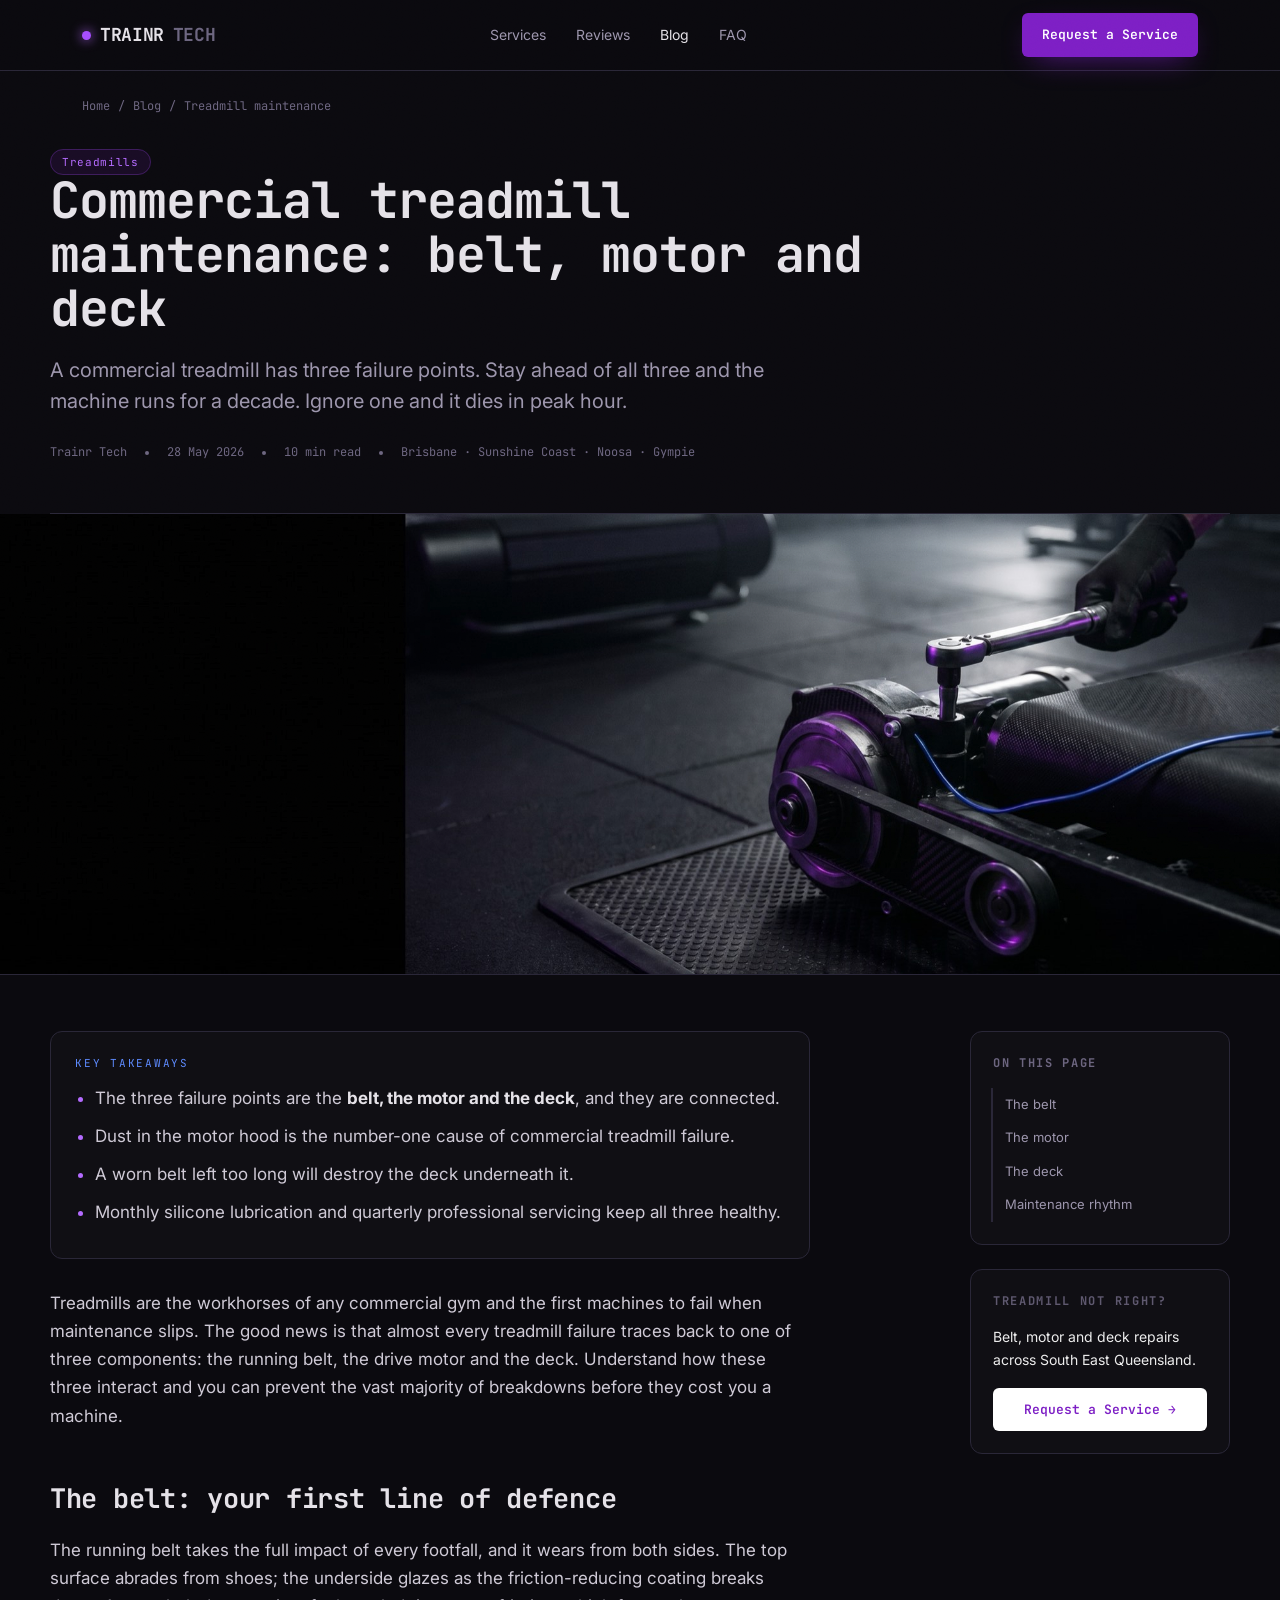
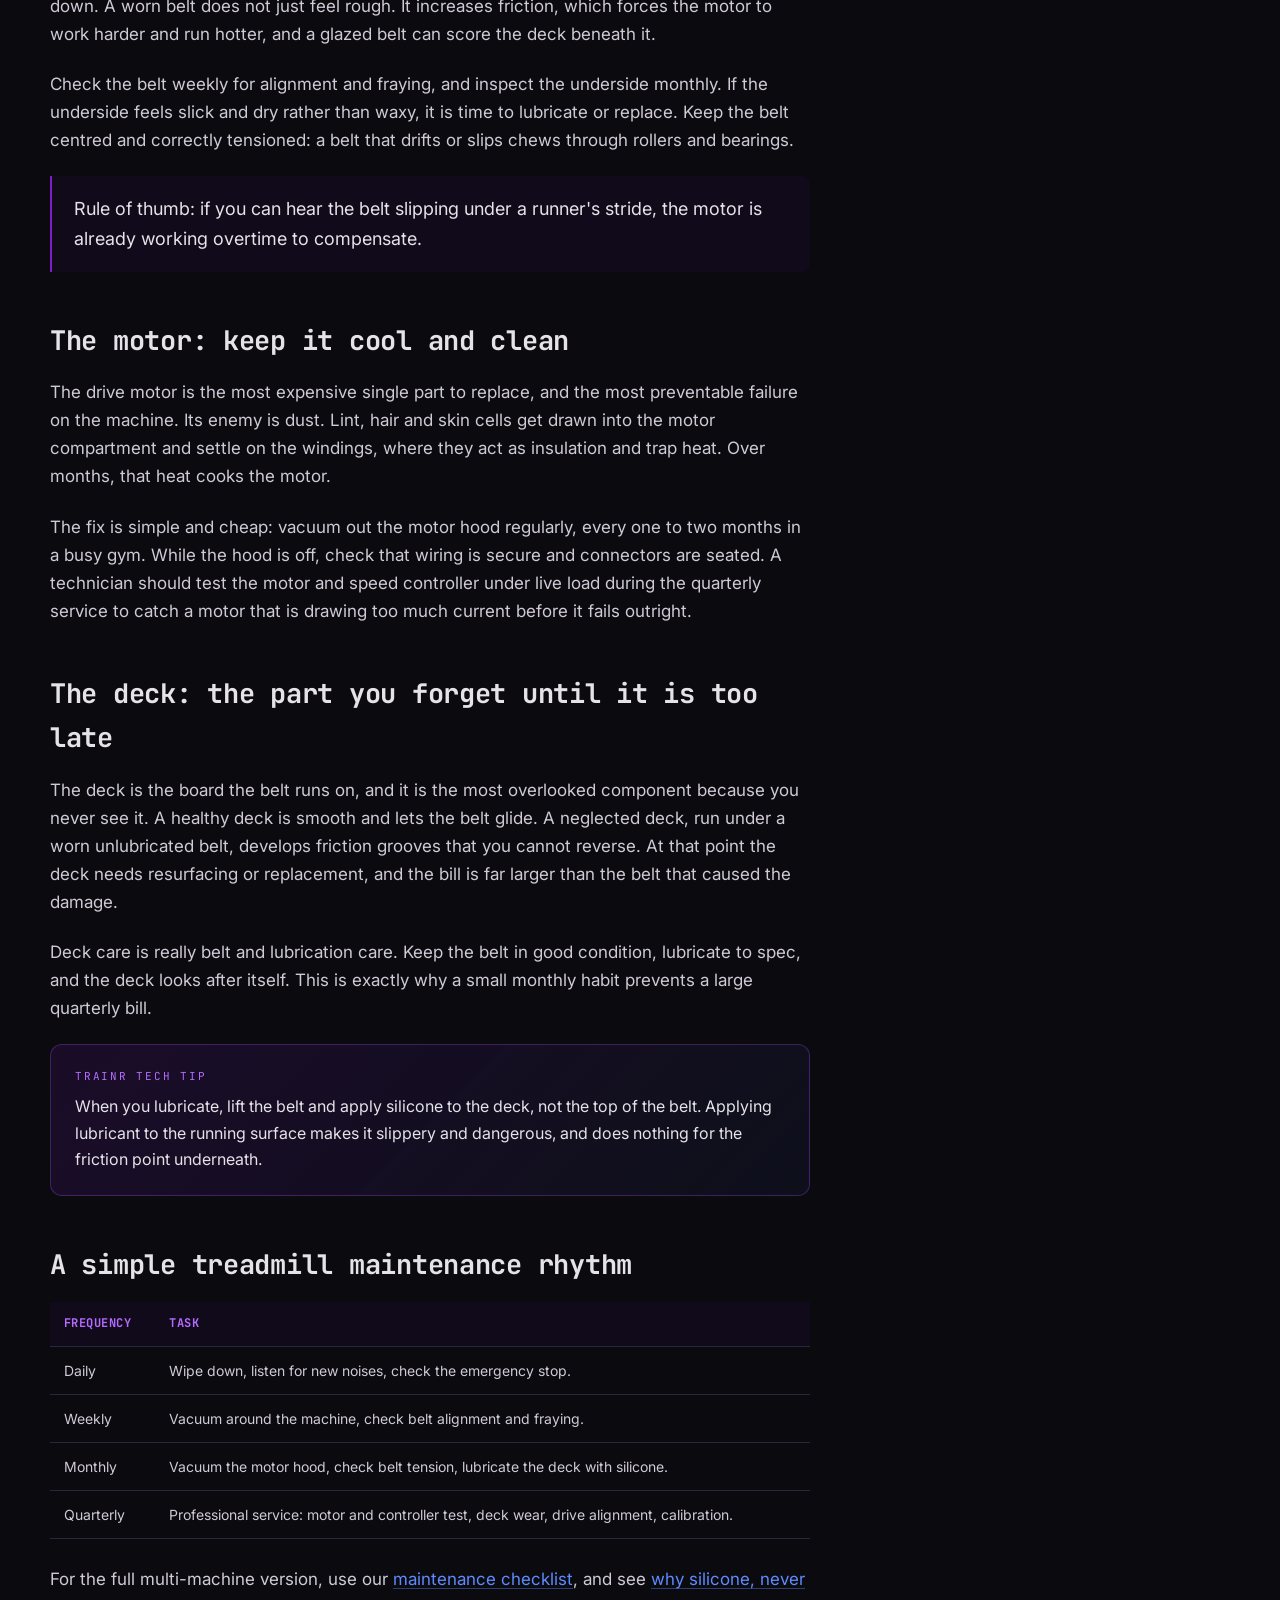
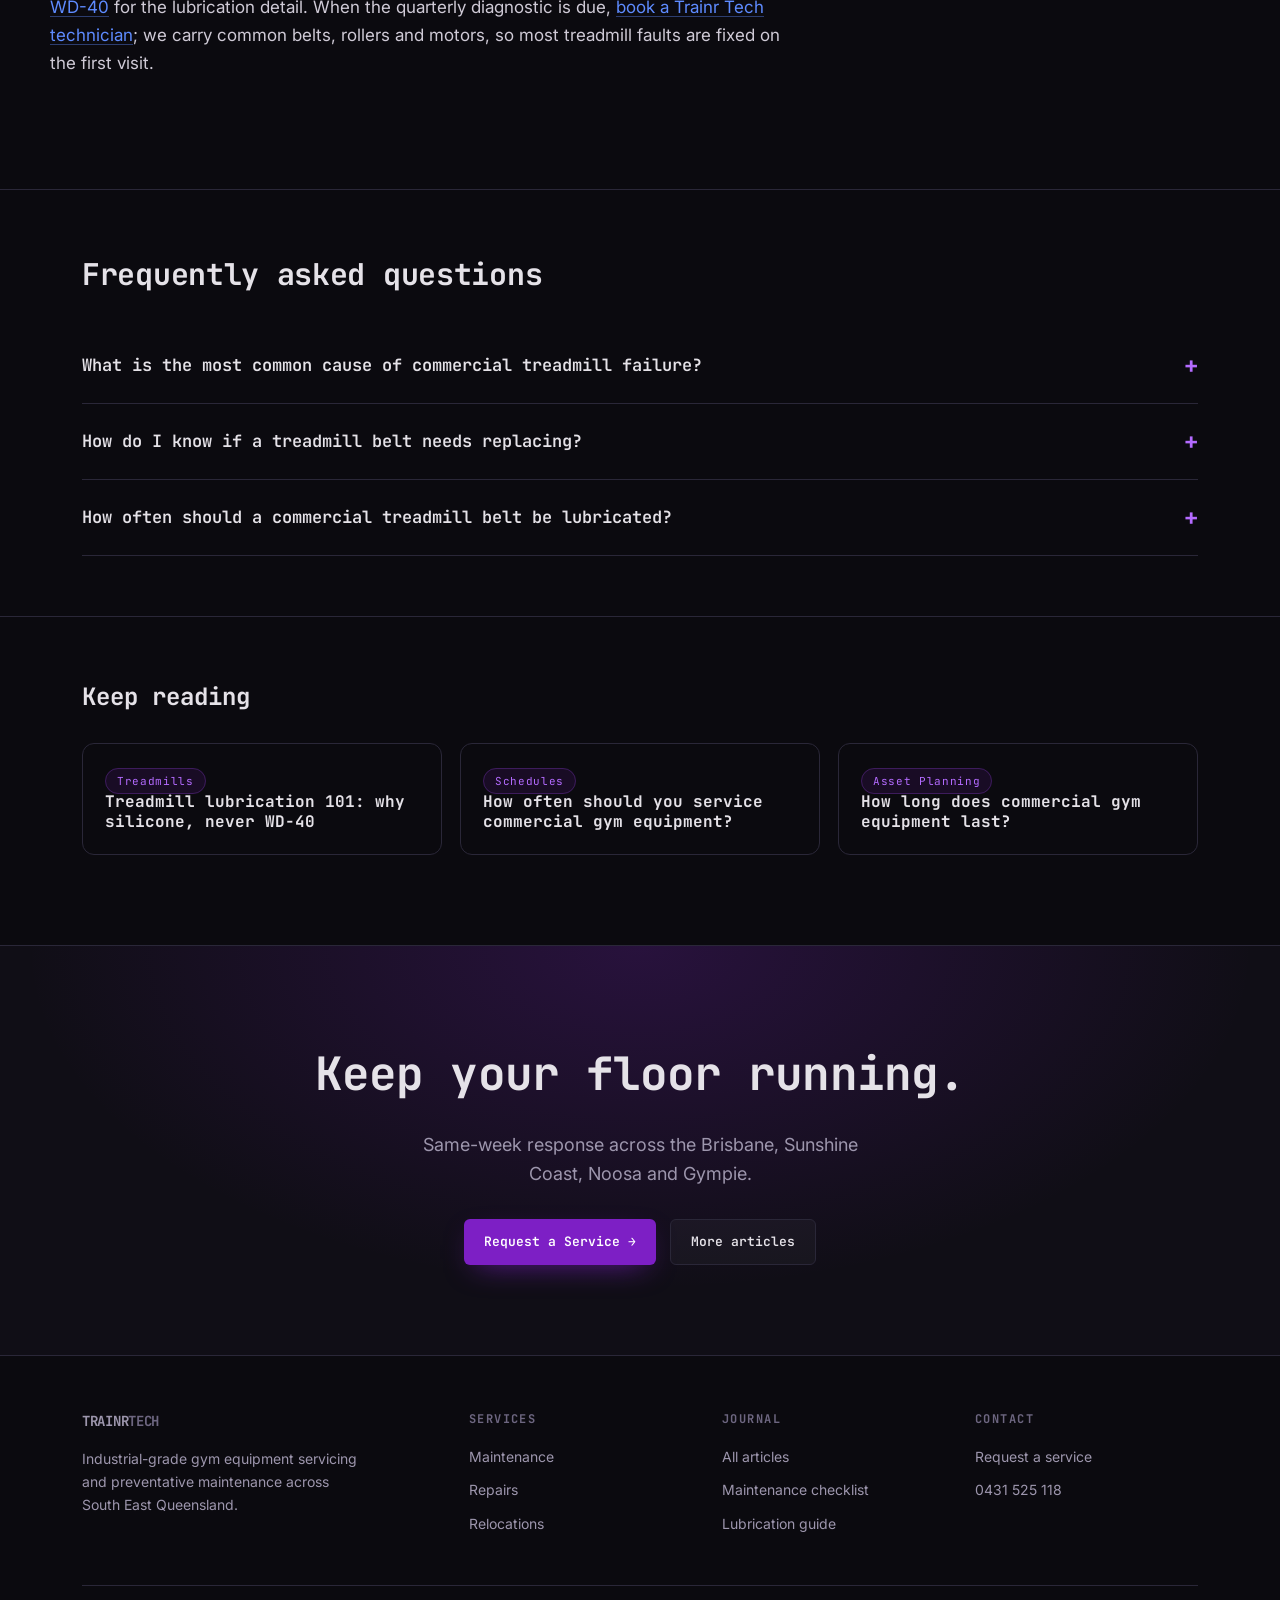
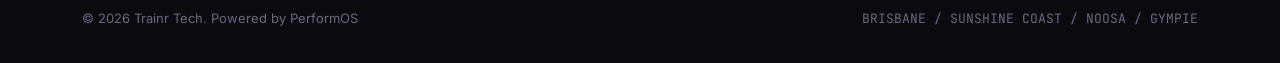
<file: blog/commercial-treadmill-maintenance.html>
<!DOCTYPE html>
<html lang="en">
<head>
<meta charset="utf-8"/>
<meta name="viewport" content="width=device-width, initial-scale=1.0"/>
<meta name="theme-color" content="#0b0a0f"/>
<link rel="icon" href="../favicon.svg" type="image/svg+xml"/>
<link rel="apple-touch-icon" href="../favicon.svg"/>
<noscript><style>.rv{opacity:1!important;transform:none!important}</style></noscript>
<title>Commercial Treadmill Maintenance: Belt, Motor & Deck Care (2026)</title>
<meta name="description" content="Belt, motor and deck are the three failure points that kill commercial treadmills. Here is how to maintain each one and prevent costly breakdowns."/>
<link rel="canonical" href="https://trainrtech.com.au/blog/commercial-treadmill-maintenance.html"/>
<meta name="robots" content="index, follow, max-image-preview:large"/>
<meta property="og:type" content="article"/>
<meta property="og:title" content="Commercial Treadmill Maintenance: Belt, Motor & Deck Care"/>
<meta property="og:description" content="The three failure points that kill commercial treadmills, and how to stay ahead of them."/>
<meta property="og:url" content="https://trainrtech.com.au/blog/commercial-treadmill-maintenance.html"/>
<meta property="og:image" content="https://trainrtech.com.au/assets/img/svc-2.jpg"/>
<meta name="twitter:card" content="summary_large_image"/>
<link rel="preconnect" href="https://fonts.googleapis.com"/>
<link rel="preconnect" href="https://fonts.gstatic.com" crossorigin/>
<link href="https://fonts.googleapis.com/css2?family=Inter:wght@400;500;600;700&family=JetBrains+Mono:wght@400;500;600;700&display=swap" rel="stylesheet"/>
<link rel="stylesheet" href="blog.css"/>
<script type="application/ld+json">
{"@context":"https://schema.org","@type":"BreadcrumbList","itemListElement":[
{"@type":"ListItem","position":1,"name":"Home","item":"https://trainrtech.com.au/"},
{"@type":"ListItem","position":2,"name":"Blog","item":"https://trainrtech.com.au/blog/"},
{"@type":"ListItem","position":3,"name":"Commercial treadmill maintenance","item":"https://trainrtech.com.au/blog/commercial-treadmill-maintenance.html"}]}
</script>
<script type="application/ld+json">
{"@context":"https://schema.org","@type":"Article","headline":"Commercial Treadmill Maintenance: Belt, Motor & Deck Care","image":"https://trainrtech.com.au/assets/img/svc-2.jpg","datePublished":"2026-05-28","dateModified":"2026-05-28","author":{"@type":"Organization","name":"Trainr Tech"},"publisher":{"@type":"Organization","name":"Trainr Tech","areaServed":["Brisbane","Sunshine Coast","Noosa","Gympie"]},"mainEntityOfPage":"https://trainrtech.com.au/blog/commercial-treadmill-maintenance.html"}
</script>
<script type="application/ld+json">
{"@context":"https://schema.org","@type":"FAQPage","mainEntity":[
{"@type":"Question","name":"What is the most common cause of commercial treadmill failure?","acceptedAnswer":{"@type":"Answer","text":"Dust and debris in the motor compartment is the leading cause. It insulates the motor, causes overheating, and shortens its life. Regular vacuuming of the motor hood prevents most of it."}},
{"@type":"Question","name":"How do I know if a treadmill belt needs replacing?","acceptedAnswer":{"@type":"Answer","text":"Run your hand under the belt: a smooth, slick underside means it is worn. Other signs are a rough or hot surface, slipping under load, and visible fraying at the edges. Replace before it scores the deck."}},
{"@type":"Question","name":"How often should a commercial treadmill belt be lubricated?","acceptedAnswer":{"@type":"Answer","text":"Monthly for high-traffic commercial use, using a silicone lubricant designed for treadmills. Never use WD-40 or oil-based products, which damage belts and decks."}}]}
</script>
</head>
<body>
<div class="grain"></div>
<header>
  <div class="wrap nav">
    <a href="../index.html" class="logo"><span class="dot"></span>TRAINR<span style="color:var(--mute-2)">TECH</span></a>
    <nav class="nav-links">
      <a href="../index.html#process">Services</a>
      <a href="../index.html#reviews">Reviews</a>
      <a href="index.html" class="active">Blog</a>
      <a href="../index.html#faq">FAQ</a>
    </nav>
    <a href="../request.html" class="btn btn-primary">Request a Service</a>
  </div>
</header>

<div class="wrap"><div class="crumbs"><a href="../index.html">Home</a><span>/</span><a href="index.html">Blog</a><span>/</span>Treadmill maintenance</div></div>

<article>
<div class="wrap art-hero">
  <span class="tag">Treadmills</span>
  <h1>Commercial treadmill maintenance: belt, motor and deck</h1>
  <p class="standfirst">A commercial treadmill has three failure points. Stay ahead of all three and the machine runs for a decade. Ignore one and it dies in peak hour.</p>
  <div class="art-meta"><span>Trainr Tech</span><span class="dot"></span><span>28 May 2026</span><span class="dot"></span><span>10 min read</span><span class="dot"></span><span>Brisbane · Sunshine Coast · Noosa · Gympie</span></div>
</div>
<figure class="art-figure"><img loading="lazy" src="../assets/img/svc-2.jpg" alt="Technician servicing a commercial treadmill motor and belt"/></figure>

<div class="wrap layout">
  <div class="prose">
    <div class="keytakeaways">
      <div class="lab">Key takeaways</div>
      <ul>
        <li>The three failure points are the <strong>belt, the motor and the deck</strong>, and they are connected.</li>
        <li>Dust in the motor hood is the number-one cause of commercial treadmill failure.</li>
        <li>A worn belt left too long will destroy the deck underneath it.</li>
        <li>Monthly silicone lubrication and quarterly professional servicing keep all three healthy.</li>
      </ul>
    </div>

    <p>Treadmills are the workhorses of any commercial gym and the first machines to fail when maintenance slips. The good news is that almost every treadmill failure traces back to one of three components: the running belt, the drive motor and the deck. Understand how these three interact and you can prevent the vast majority of breakdowns before they cost you a machine.</p>

    <h2 id="belt">The belt: your first line of defence</h2>
    <p>The running belt takes the full impact of every footfall, and it wears from both sides. The top surface abrades from shoes; the underside glazes as the friction-reducing coating breaks down. A worn belt does not just feel rough. It increases friction, which forces the motor to work harder and run hotter, and a glazed belt can score the deck beneath it.</p>
    <p>Check the belt weekly for alignment and fraying, and inspect the underside monthly. If the underside feels slick and dry rather than waxy, it is time to lubricate or replace. Keep the belt centred and correctly tensioned: a belt that drifts or slips chews through rollers and bearings.</p>

    <blockquote>Rule of thumb: if you can hear the belt slipping under a runner's stride, the motor is already working overtime to compensate.</blockquote>

    <h2 id="motor">The motor: keep it cool and clean</h2>
    <p>The drive motor is the most expensive single part to replace, and the most preventable failure on the machine. Its enemy is dust. Lint, hair and skin cells get drawn into the motor compartment and settle on the windings, where they act as insulation and trap heat. Over months, that heat cooks the motor.</p>
    <p>The fix is simple and cheap: vacuum out the motor hood regularly, every one to two months in a busy gym. While the hood is off, check that wiring is secure and connectors are seated. A technician should test the motor and speed controller under live load during the quarterly service to catch a motor that is drawing too much current before it fails outright.</p>

    <h2 id="deck">The deck: the part you forget until it is too late</h2>
    <p>The deck is the board the belt runs on, and it is the most overlooked component because you never see it. A healthy deck is smooth and lets the belt glide. A neglected deck, run under a worn unlubricated belt, develops friction grooves that you cannot reverse. At that point the deck needs resurfacing or replacement, and the bill is far larger than the belt that caused the damage.</p>
    <p>Deck care is really belt and lubrication care. Keep the belt in good condition, lubricate to spec, and the deck looks after itself. This is exactly why a small monthly habit prevents a large quarterly bill.</p>

    <div class="callout">
      <div class="lab">Trainr Tech tip</div>
      <p>When you lubricate, lift the belt and apply silicone to the deck, not the top of the belt. Applying lubricant to the running surface makes it slippery and dangerous, and does nothing for the friction point underneath.</p>
    </div>

    <h2 id="schedule">A simple treadmill maintenance rhythm</h2>
    <table>
      <thead><tr><th>Frequency</th><th>Task</th></tr></thead>
      <tbody>
        <tr><td>Daily</td><td>Wipe down, listen for new noises, check the emergency stop.</td></tr>
        <tr><td>Weekly</td><td>Vacuum around the machine, check belt alignment and fraying.</td></tr>
        <tr><td>Monthly</td><td>Vacuum the motor hood, check belt tension, lubricate the deck with silicone.</td></tr>
        <tr><td>Quarterly</td><td>Professional service: motor and controller test, deck wear, drive alignment, calibration.</td></tr>
      </tbody>
    </table>
    <p>For the full multi-machine version, use our <a href="commercial-gym-equipment-maintenance-checklist.html">maintenance checklist</a>, and see <a href="treadmill-lubrication-guide.html">why silicone, never WD-40</a> for the lubrication detail. When the quarterly diagnostic is due, <a href="../request.html">book a Trainr Tech technician</a>; we carry common belts, rollers and motors, so most treadmill faults are fixed on the first visit.</p>
  </div>

  <aside class="aside">
    <div class="box toc">
      <h4>On this page</h4>
      <a href="#belt">The belt</a>
      <a href="#motor">The motor</a>
      <a href="#deck">The deck</a>
      <a href="#schedule">Maintenance rhythm</a>
    </div>
    <div class="box cta-box">
      <h4>Treadmill not right?</h4>
      <p>Belt, motor and deck repairs across South East Queensland.</p>
      <a href="../request.html" class="btn">Request a Service →</a>
    </div>
  </aside>
</div>

<div class="faq-sec"><div class="wrap">
  <h2>Frequently asked questions</h2>
  <div class="qa"><button>What is the most common cause of commercial treadmill failure?<span class="pm">+</span></button><div class="ans"><p>Dust and debris in the motor compartment. It insulates the motor, causes overheating and shortens its life. Regular vacuuming of the motor hood prevents most of it.</p></div></div>
  <div class="qa"><button>How do I know if a treadmill belt needs replacing?<span class="pm">+</span></button><div class="ans"><p>Run your hand under the belt: a smooth, slick underside means it is worn. Other signs are a rough or hot surface, slipping under load, and fraying at the edges. Replace before it scores the deck.</p></div></div>
  <div class="qa"><button>How often should a commercial treadmill belt be lubricated?<span class="pm">+</span></button><div class="ans"><p>Monthly for high-traffic commercial use, using a silicone lubricant designed for treadmills. Never use WD-40 or oil-based products, which damage belts and decks.</p></div></div>
</div></div>

<div class="related"><div class="wrap">
  <h2>Keep reading</h2>
  <div class="rel-grid">
    <a class="rel-card" href="treadmill-lubrication-guide.html"><span class="tag">Treadmills</span><h3>Treadmill lubrication 101: why silicone, never WD-40</h3></a>
    <a class="rel-card" href="how-often-service-commercial-gym-equipment.html"><span class="tag">Schedules</span><h3>How often should you service commercial gym equipment?</h3></a>
    <a class="rel-card" href="how-long-does-gym-equipment-last.html"><span class="tag">Asset Planning</span><h3>How long does commercial gym equipment last?</h3></a>
  </div>
</div></div>
</article>

<div class="ctaband"><div class="wrap">
  <h2>Keep your floor running.</h2>
  <p>Same-week response across the Brisbane, Sunshine Coast, Noosa and Gympie.</p>
  <div class="cta"><a href="../request.html" class="btn btn-primary">Request a Service →</a><a href="index.html" class="btn btn-ghost">More articles</a></div>
</div></div>

<footer><div class="wrap">
  <div class="foot">
    <div><a href="../index.html" class="logo"><span class="dot"></span>TRAINR<span style="color:var(--mute-2)">TECH</span></a><p class="blurb">Industrial-grade gym equipment servicing and preventative maintenance across South East Queensland.</p></div>
    <div><h4>Services</h4><a href="../index.html#process">Maintenance</a><a href="../index.html#process">Repairs</a><a href="../index.html#process">Relocations</a></div>
    <div><h4>Journal</h4><a href="index.html">All articles</a><a href="commercial-gym-equipment-maintenance-checklist.html">Maintenance checklist</a><a href="treadmill-lubrication-guide.html">Lubrication guide</a></div>
    <div><h4>Contact</h4><a href="../request.html">Request a service</a><a href="tel:0431525118">0431 525 118</a></div>
  </div>
  <div class="foot-bottom"><span>© 2026 Trainr Tech. Powered by PerformOS</span><span class="mono">BRISBANE / SUNSHINE COAST / NOOSA / GYMPIE</span></div>
</div></footer>

<script>
document.querySelectorAll('.qa button').forEach(b=>{b.setAttribute('aria-expanded','false');b.addEventListener('click',()=>{const qa=b.parentElement,open=qa.classList.contains('open');document.querySelectorAll('.qa').forEach(x=>{x.classList.remove('open');const z=x.querySelector('button');if(z)z.setAttribute('aria-expanded','false');});if(!open){qa.classList.add('open');b.setAttribute('aria-expanded','true');}});});
</script>
</body>
</html>
</file>
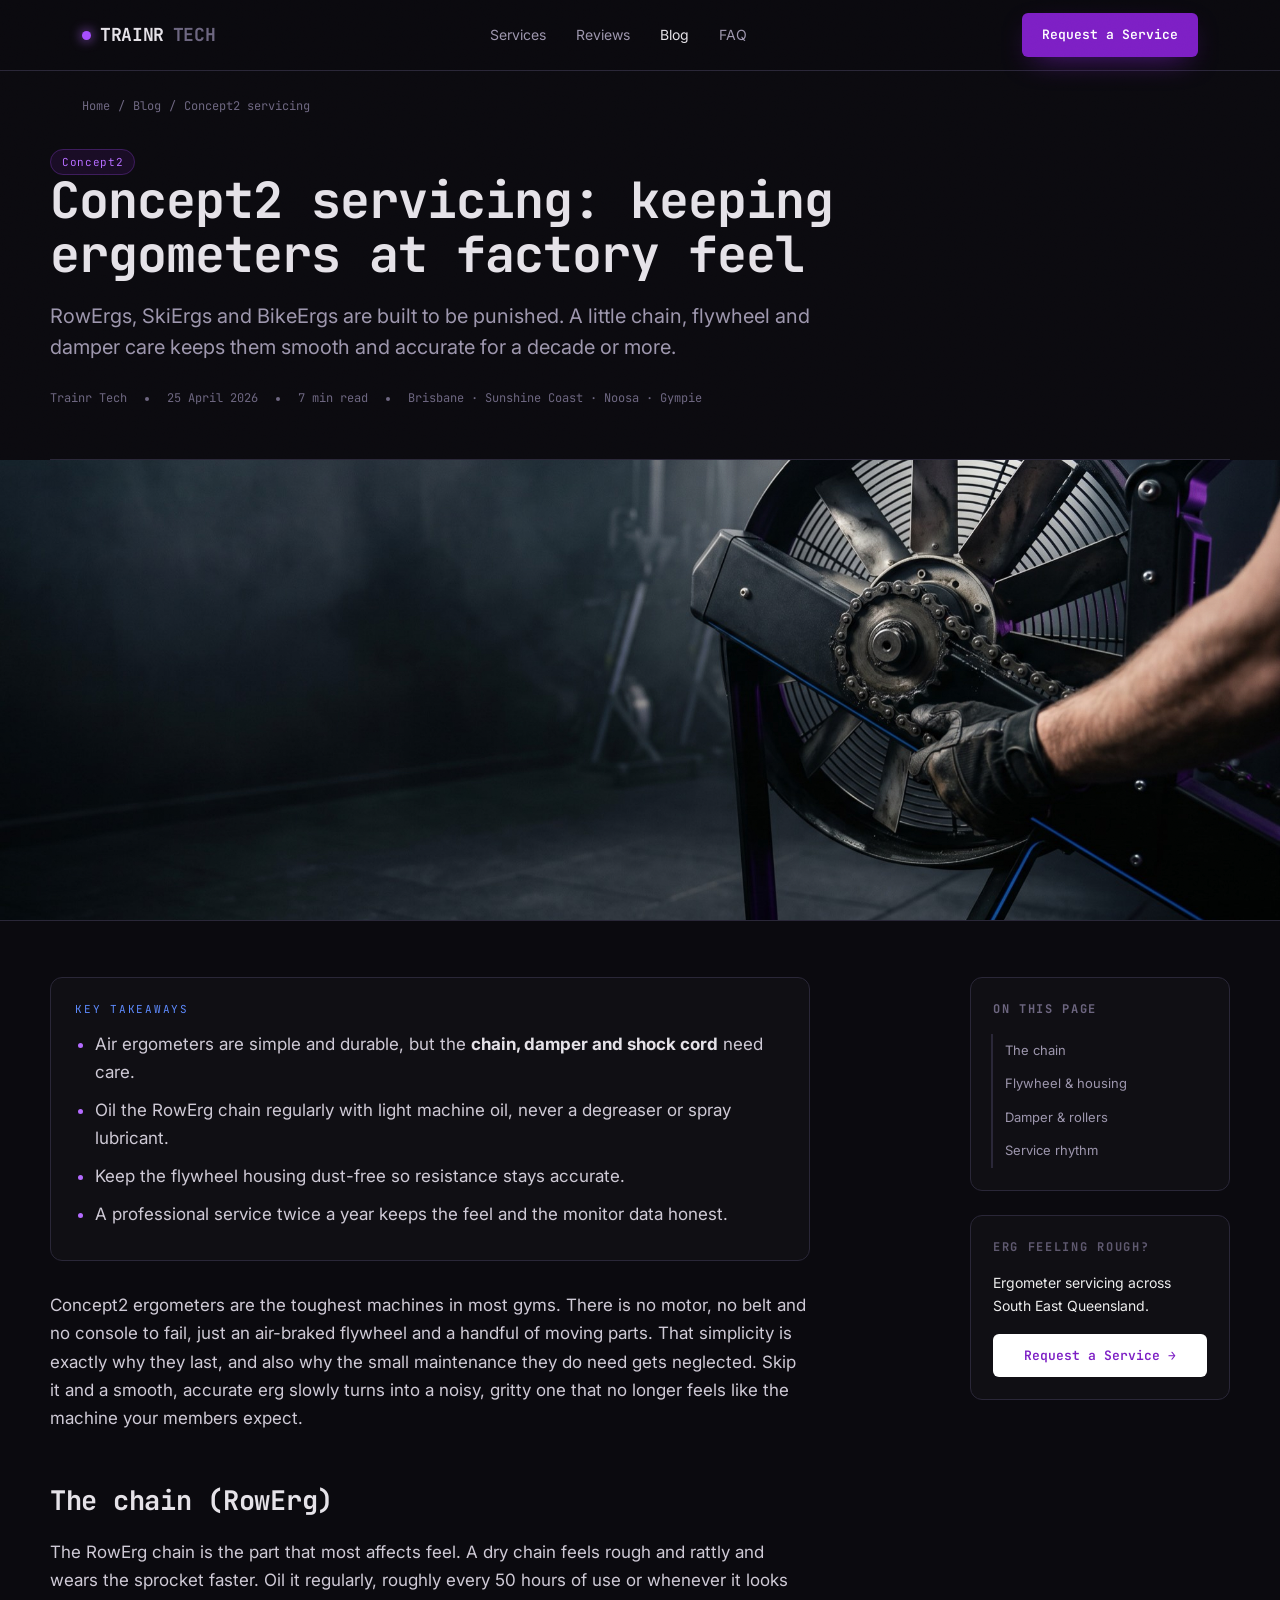
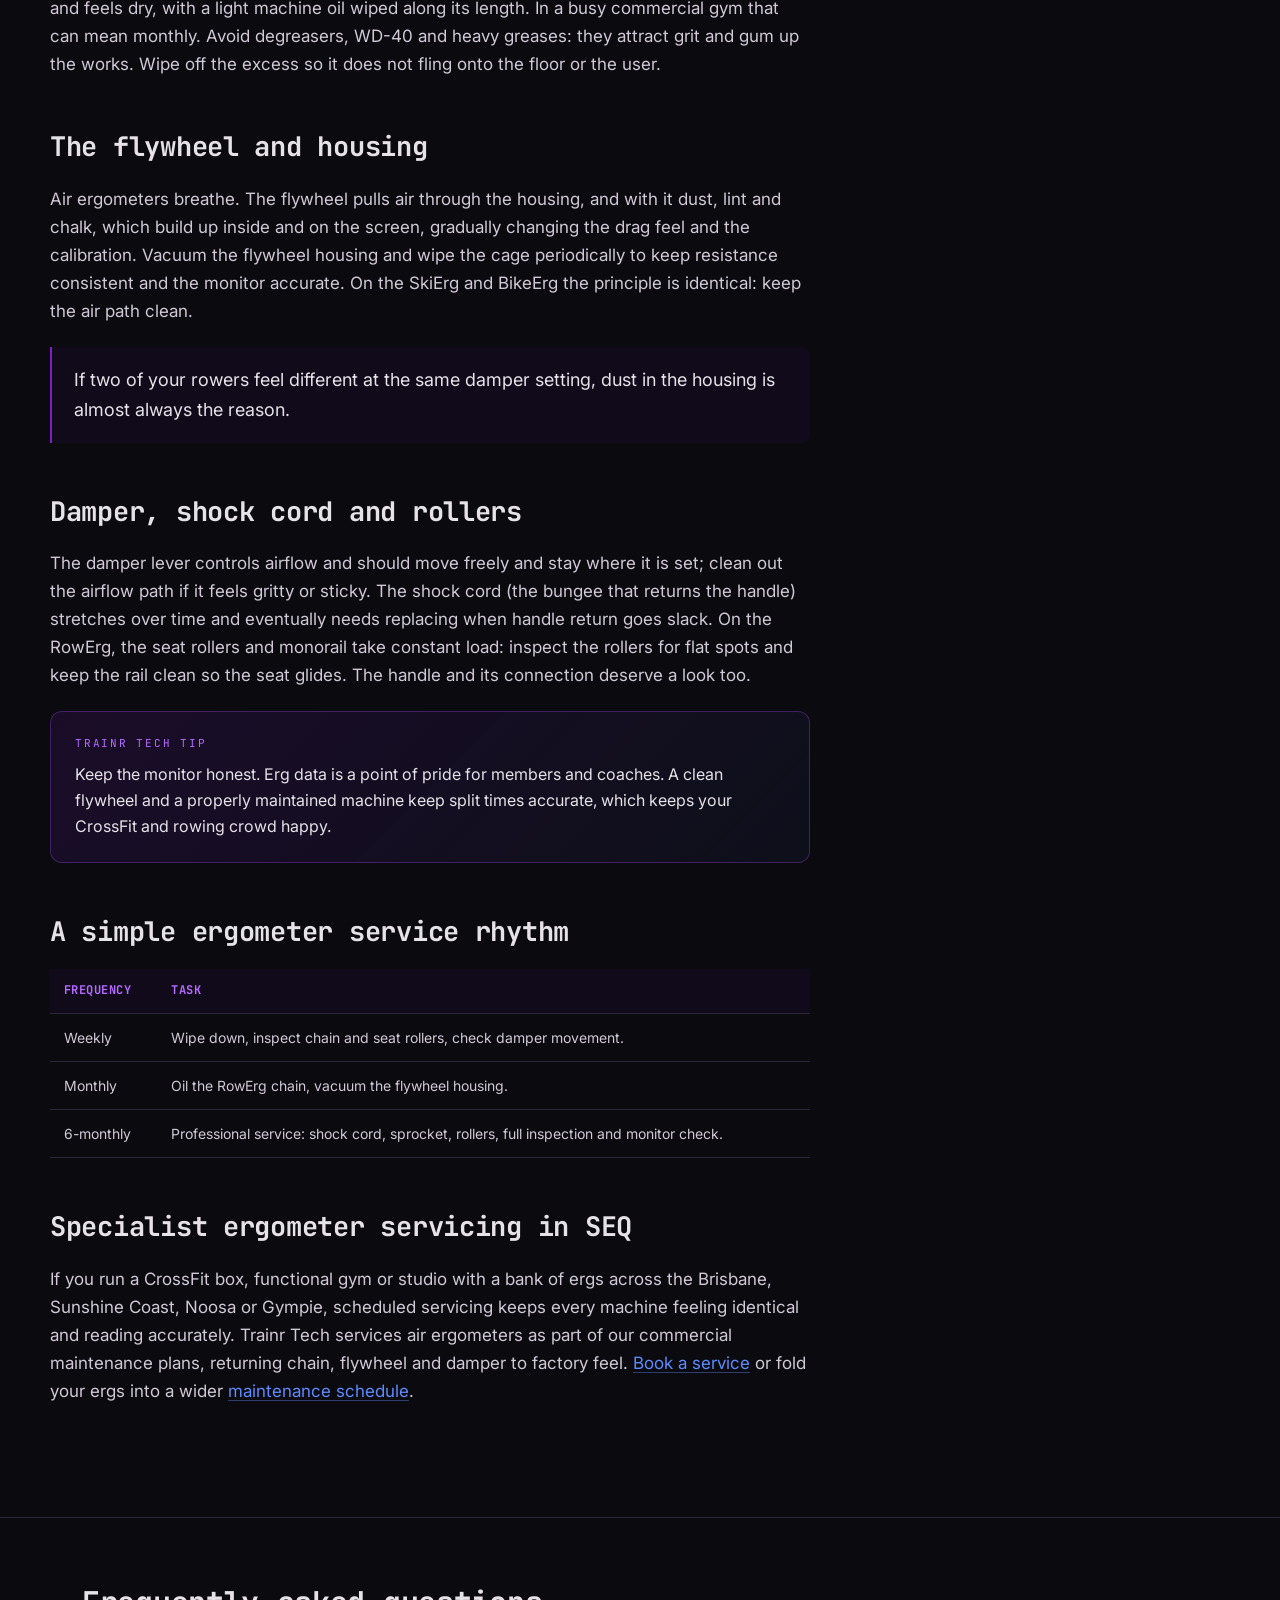
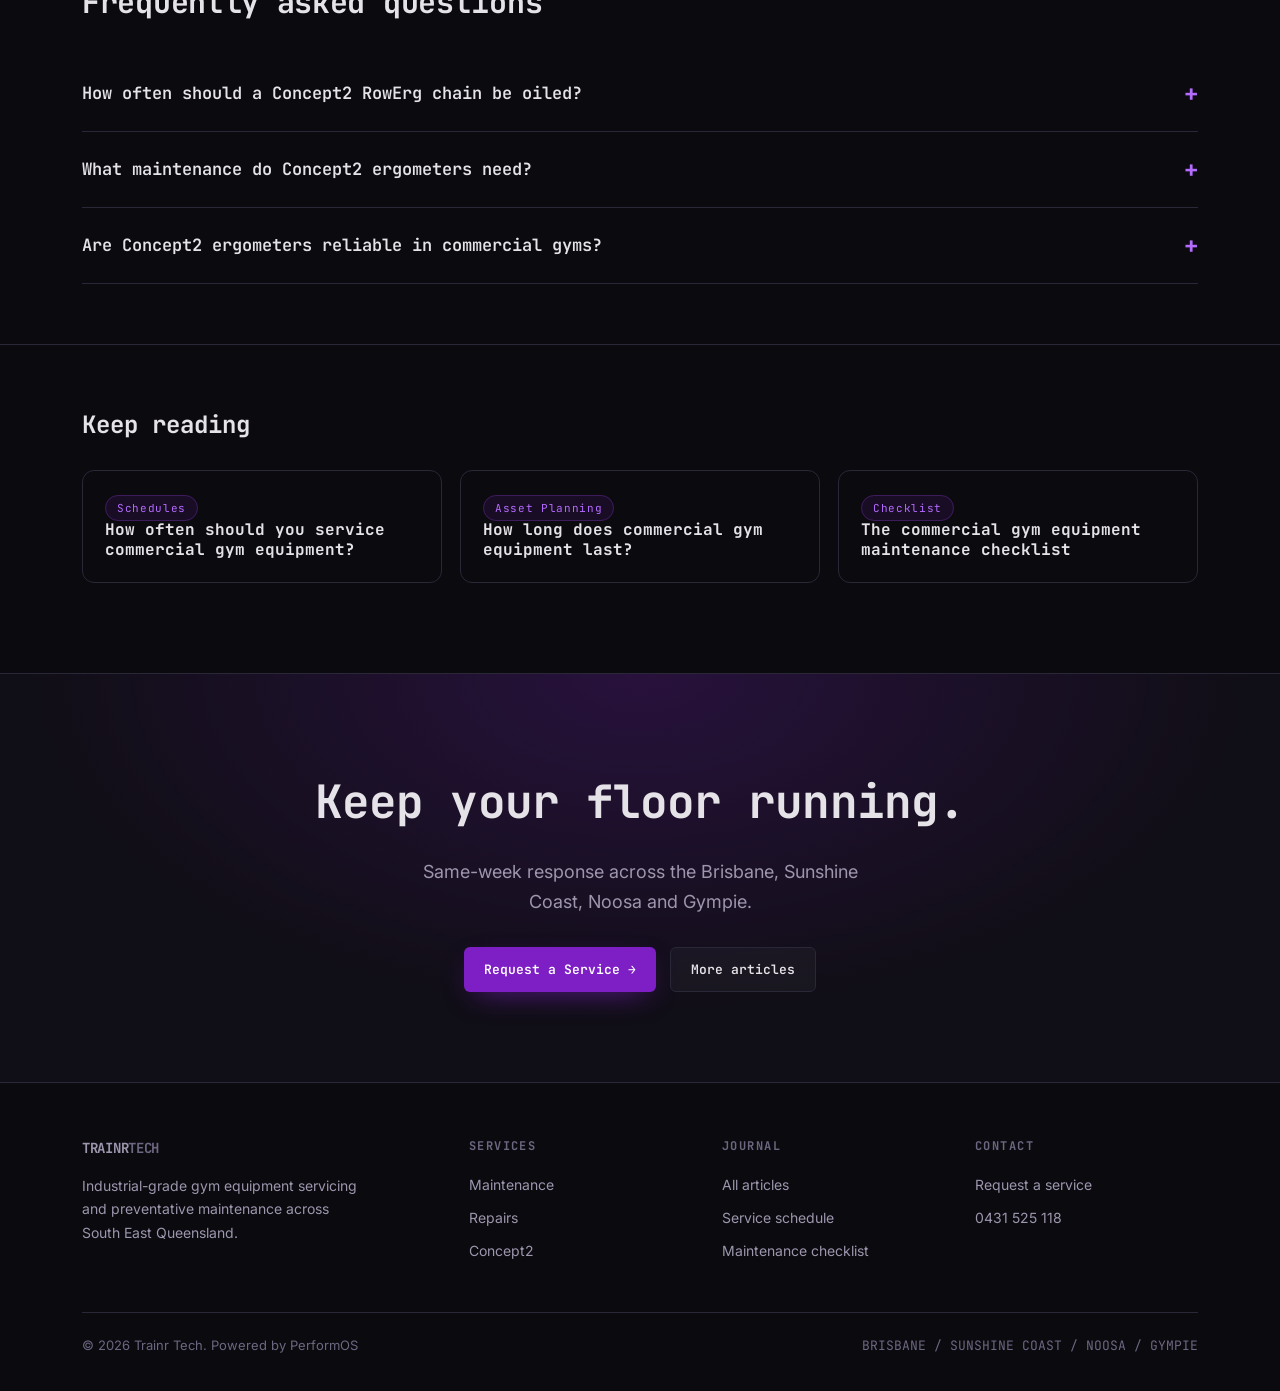
<file: blog/concept2-servicing-guide.html>
<!DOCTYPE html>
<html lang="en">
<head>
<meta charset="utf-8"/>
<meta name="viewport" content="width=device-width, initial-scale=1.0"/>
<meta name="theme-color" content="#0b0a0f"/>
<link rel="icon" href="../favicon.svg" type="image/svg+xml"/>
<link rel="apple-touch-icon" href="../favicon.svg"/>
<noscript><style>.rv{opacity:1!important;transform:none!important}</style></noscript>
<title>Concept2 Servicing: RowErg, SkiErg & BikeErg Maintenance Guide</title>
<meta name="description" content="Keep Concept2 RowErgs, SkiErgs and BikeErgs at factory feel. Chain, flywheel and damper maintenance for the ergometers your members punish daily."/>
<link rel="canonical" href="https://trainrtech.com.au/blog/concept2-servicing-guide.html"/>
<meta name="robots" content="index, follow, max-image-preview:large"/>
<meta property="og:type" content="article"/>
<meta property="og:title" content="Concept2 Servicing: RowErg, SkiErg & BikeErg Maintenance"/>
<meta property="og:description" content="Chain, flywheel and damper care for the ergometers your members punish daily."/>
<meta property="og:url" content="https://trainrtech.com.au/blog/concept2-servicing-guide.html"/>
<meta property="og:image" content="https://trainrtech.com.au/assets/img/svc-4.jpg"/>
<meta name="twitter:card" content="summary_large_image"/>
<link rel="preconnect" href="https://fonts.googleapis.com"/>
<link rel="preconnect" href="https://fonts.gstatic.com" crossorigin/>
<link href="https://fonts.googleapis.com/css2?family=Inter:wght@400;500;600;700&family=JetBrains+Mono:wght@400;500;600;700&display=swap" rel="stylesheet"/>
<link rel="stylesheet" href="blog.css"/>
<script type="application/ld+json">
{"@context":"https://schema.org","@type":"BreadcrumbList","itemListElement":[
{"@type":"ListItem","position":1,"name":"Home","item":"https://trainrtech.com.au/"},
{"@type":"ListItem","position":2,"name":"Blog","item":"https://trainrtech.com.au/blog/"},
{"@type":"ListItem","position":3,"name":"Concept2 servicing guide","item":"https://trainrtech.com.au/blog/concept2-servicing-guide.html"}]}
</script>
<script type="application/ld+json">
{"@context":"https://schema.org","@type":"Article","headline":"Concept2 Servicing: Keeping RowErgs, SkiErgs and BikeErgs at Factory Feel","image":"https://trainrtech.com.au/assets/img/svc-4.jpg","datePublished":"2026-04-25","dateModified":"2026-04-25","author":{"@type":"Organization","name":"Trainr Tech"},"publisher":{"@type":"Organization","name":"Trainr Tech","areaServed":["Brisbane","Sunshine Coast","Noosa","Gympie"]},"mainEntityOfPage":"https://trainrtech.com.au/blog/concept2-servicing-guide.html"}
</script>
<script type="application/ld+json">
{"@context":"https://schema.org","@type":"FAQPage","mainEntity":[
{"@type":"Question","name":"How often should a Concept2 RowErg chain be oiled?","acceptedAnswer":{"@type":"Answer","text":"In a commercial setting, oil the chain roughly every 50 hours of use or whenever it feels dry, using a light machine oil. A busy gym may need this monthly or more."}},
{"@type":"Question","name":"What maintenance do Concept2 ergometers need?","acceptedAnswer":{"@type":"Answer","text":"Keep the flywheel housing and screen free of dust, oil the chain on the RowErg, check the damper and shock cord, inspect the handle and seat rollers, and verify the monitor reads correctly. A professional service every six months keeps them at factory feel."}},
{"@type":"Question","name":"Are Concept2 ergometers reliable in commercial gyms?","acceptedAnswer":{"@type":"Answer","text":"Very. Air ergometers are mechanically simple and extremely durable, often lasting well over a decade. The wear items are the chain, shock cord, seat rollers and damper, all of which are serviceable."}}]}
</script>
</head>
<body>
<div class="grain"></div>
<header>
  <div class="wrap nav">
    <a href="../index.html" class="logo"><span class="dot"></span>TRAINR<span style="color:var(--mute-2)">TECH</span></a>
    <nav class="nav-links">
      <a href="../index.html#process">Services</a>
      <a href="../index.html#reviews">Reviews</a>
      <a href="index.html" class="active">Blog</a>
      <a href="../index.html#faq">FAQ</a>
    </nav>
    <a href="../request.html" class="btn btn-primary">Request a Service</a>
  </div>
</header>

<div class="wrap"><div class="crumbs"><a href="../index.html">Home</a><span>/</span><a href="index.html">Blog</a><span>/</span>Concept2 servicing</div></div>

<article>
<div class="wrap art-hero">
  <span class="tag">Concept2</span>
  <h1>Concept2 servicing: keeping ergometers at factory feel</h1>
  <p class="standfirst">RowErgs, SkiErgs and BikeErgs are built to be punished. A little chain, flywheel and damper care keeps them smooth and accurate for a decade or more.</p>
  <div class="art-meta"><span>Trainr Tech</span><span class="dot"></span><span>25 April 2026</span><span class="dot"></span><span>7 min read</span><span class="dot"></span><span>Brisbane · Sunshine Coast · Noosa · Gympie</span></div>
</div>
<figure class="art-figure"><img loading="lazy" src="../assets/img/svc-4.jpg" alt="Air-resistance ergometer flywheel and chain being serviced"/></figure>

<div class="wrap layout">
  <div class="prose">
    <div class="keytakeaways">
      <div class="lab">Key takeaways</div>
      <ul>
        <li>Air ergometers are simple and durable, but the <strong>chain, damper and shock cord</strong> need care.</li>
        <li>Oil the RowErg chain regularly with light machine oil, never a degreaser or spray lubricant.</li>
        <li>Keep the flywheel housing dust-free so resistance stays accurate.</li>
        <li>A professional service twice a year keeps the feel and the monitor data honest.</li>
      </ul>
    </div>

    <p>Concept2 ergometers are the toughest machines in most gyms. There is no motor, no belt and no console to fail, just an air-braked flywheel and a handful of moving parts. That simplicity is exactly why they last, and also why the small maintenance they do need gets neglected. Skip it and a smooth, accurate erg slowly turns into a noisy, gritty one that no longer feels like the machine your members expect.</p>

    <h2 id="chain">The chain (RowErg)</h2>
    <p>The RowErg chain is the part that most affects feel. A dry chain feels rough and rattly and wears the sprocket faster. Oil it regularly, roughly every 50 hours of use or whenever it looks and feels dry, with a light machine oil wiped along its length. In a busy commercial gym that can mean monthly. Avoid degreasers, WD-40 and heavy greases: they attract grit and gum up the works. Wipe off the excess so it does not fling onto the floor or the user.</p>

    <h2 id="flywheel">The flywheel and housing</h2>
    <p>Air ergometers breathe. The flywheel pulls air through the housing, and with it dust, lint and chalk, which build up inside and on the screen, gradually changing the drag feel and the calibration. Vacuum the flywheel housing and wipe the cage periodically to keep resistance consistent and the monitor accurate. On the SkiErg and BikeErg the principle is identical: keep the air path clean.</p>

    <blockquote>If two of your rowers feel different at the same damper setting, dust in the housing is almost always the reason.</blockquote>

    <h2 id="damper">Damper, shock cord and rollers</h2>
    <p>The damper lever controls airflow and should move freely and stay where it is set; clean out the airflow path if it feels gritty or sticky. The shock cord (the bungee that returns the handle) stretches over time and eventually needs replacing when handle return goes slack. On the RowErg, the seat rollers and monorail take constant load: inspect the rollers for flat spots and keep the rail clean so the seat glides. The handle and its connection deserve a look too.</p>

    <div class="callout">
      <div class="lab">Trainr Tech tip</div>
      <p>Keep the monitor honest. Erg data is a point of pride for members and coaches. A clean flywheel and a properly maintained machine keep split times accurate, which keeps your CrossFit and rowing crowd happy.</p>
    </div>

    <h2 id="schedule">A simple ergometer service rhythm</h2>
    <table>
      <thead><tr><th>Frequency</th><th>Task</th></tr></thead>
      <tbody>
        <tr><td>Weekly</td><td>Wipe down, inspect chain and seat rollers, check damper movement.</td></tr>
        <tr><td>Monthly</td><td>Oil the RowErg chain, vacuum the flywheel housing.</td></tr>
        <tr><td>6-monthly</td><td>Professional service: shock cord, sprocket, rollers, full inspection and monitor check.</td></tr>
      </tbody>
    </table>

    <h2 id="local">Specialist ergometer servicing in SEQ</h2>
    <p>If you run a CrossFit box, functional gym or studio with a bank of ergs across the Brisbane, Sunshine Coast, Noosa or Gympie, scheduled servicing keeps every machine feeling identical and reading accurately. Trainr Tech services air ergometers as part of our commercial maintenance plans, returning chain, flywheel and damper to factory feel. <a href="../request.html">Book a service</a> or fold your ergs into a wider <a href="how-often-service-commercial-gym-equipment.html">maintenance schedule</a>.</p>
  </div>

  <aside class="aside">
    <div class="box toc">
      <h4>On this page</h4>
      <a href="#chain">The chain</a>
      <a href="#flywheel">Flywheel & housing</a>
      <a href="#damper">Damper & rollers</a>
      <a href="#schedule">Service rhythm</a>
    </div>
    <div class="box cta-box">
      <h4>Erg feeling rough?</h4>
      <p>Ergometer servicing across South East Queensland.</p>
      <a href="../request.html" class="btn">Request a Service →</a>
    </div>
  </aside>
</div>

<div class="faq-sec"><div class="wrap">
  <h2>Frequently asked questions</h2>
  <div class="qa"><button>How often should a Concept2 RowErg chain be oiled?<span class="pm">+</span></button><div class="ans"><p>In a commercial setting, oil the chain roughly every 50 hours of use or whenever it feels dry, using a light machine oil. A busy gym may need this monthly or more.</p></div></div>
  <div class="qa"><button>What maintenance do Concept2 ergometers need?<span class="pm">+</span></button><div class="ans"><p>Keep the flywheel housing and screen free of dust, oil the chain on the RowErg, check the damper and shock cord, inspect the handle and seat rollers, and verify the monitor reads correctly. A professional service every six months keeps them at factory feel.</p></div></div>
  <div class="qa"><button>Are Concept2 ergometers reliable in commercial gyms?<span class="pm">+</span></button><div class="ans"><p>Very. Air ergometers are mechanically simple and extremely durable, often lasting well over a decade. The wear items are the chain, shock cord, seat rollers and damper, all of which are serviceable.</p></div></div>
</div></div>

<div class="related"><div class="wrap">
  <h2>Keep reading</h2>
  <div class="rel-grid">
    <a class="rel-card" href="how-often-service-commercial-gym-equipment.html"><span class="tag">Schedules</span><h3>How often should you service commercial gym equipment?</h3></a>
    <a class="rel-card" href="how-long-does-gym-equipment-last.html"><span class="tag">Asset Planning</span><h3>How long does commercial gym equipment last?</h3></a>
    <a class="rel-card" href="commercial-gym-equipment-maintenance-checklist.html"><span class="tag">Checklist</span><h3>The commercial gym equipment maintenance checklist</h3></a>
  </div>
</div></div>
</article>

<div class="ctaband"><div class="wrap">
  <h2>Keep your floor running.</h2>
  <p>Same-week response across the Brisbane, Sunshine Coast, Noosa and Gympie.</p>
  <div class="cta"><a href="../request.html" class="btn btn-primary">Request a Service →</a><a href="index.html" class="btn btn-ghost">More articles</a></div>
</div></div>

<footer><div class="wrap">
  <div class="foot">
    <div><a href="../index.html" class="logo"><span class="dot"></span>TRAINR<span style="color:var(--mute-2)">TECH</span></a><p class="blurb">Industrial-grade gym equipment servicing and preventative maintenance across South East Queensland.</p></div>
    <div><h4>Services</h4><a href="../index.html#process">Maintenance</a><a href="../index.html#process">Repairs</a><a href="../index.html#process">Concept2</a></div>
    <div><h4>Journal</h4><a href="index.html">All articles</a><a href="how-often-service-commercial-gym-equipment.html">Service schedule</a><a href="commercial-gym-equipment-maintenance-checklist.html">Maintenance checklist</a></div>
    <div><h4>Contact</h4><a href="../request.html">Request a service</a><a href="tel:0431525118">0431 525 118</a></div>
  </div>
  <div class="foot-bottom"><span>© 2026 Trainr Tech. Powered by PerformOS</span><span class="mono">BRISBANE / SUNSHINE COAST / NOOSA / GYMPIE</span></div>
</div></footer>

<script>
document.querySelectorAll('.qa button').forEach(b=>{b.setAttribute('aria-expanded','false');b.addEventListener('click',()=>{const qa=b.parentElement,open=qa.classList.contains('open');document.querySelectorAll('.qa').forEach(x=>{x.classList.remove('open');const z=x.querySelector('button');if(z)z.setAttribute('aria-expanded','false');});if(!open){qa.classList.add('open');b.setAttribute('aria-expanded','true');}});});
</script>
</body>
</html>
</file>
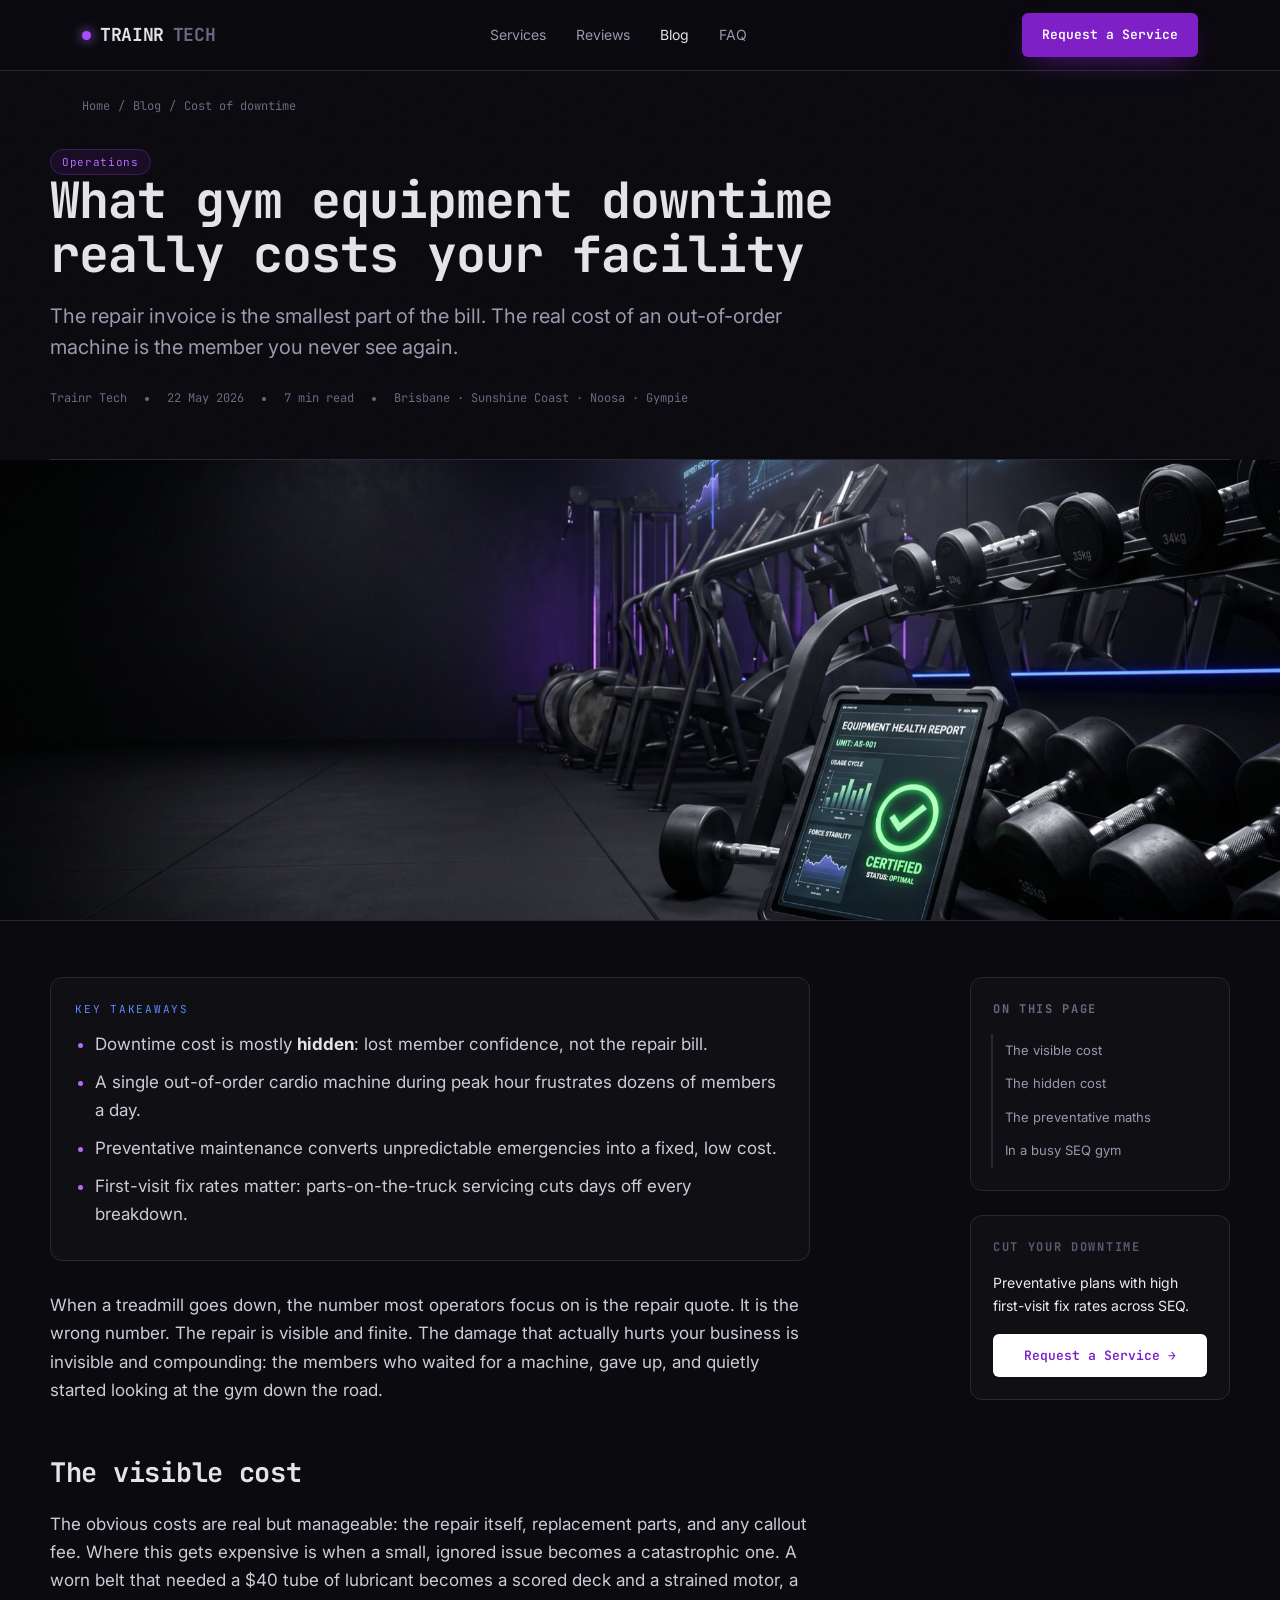
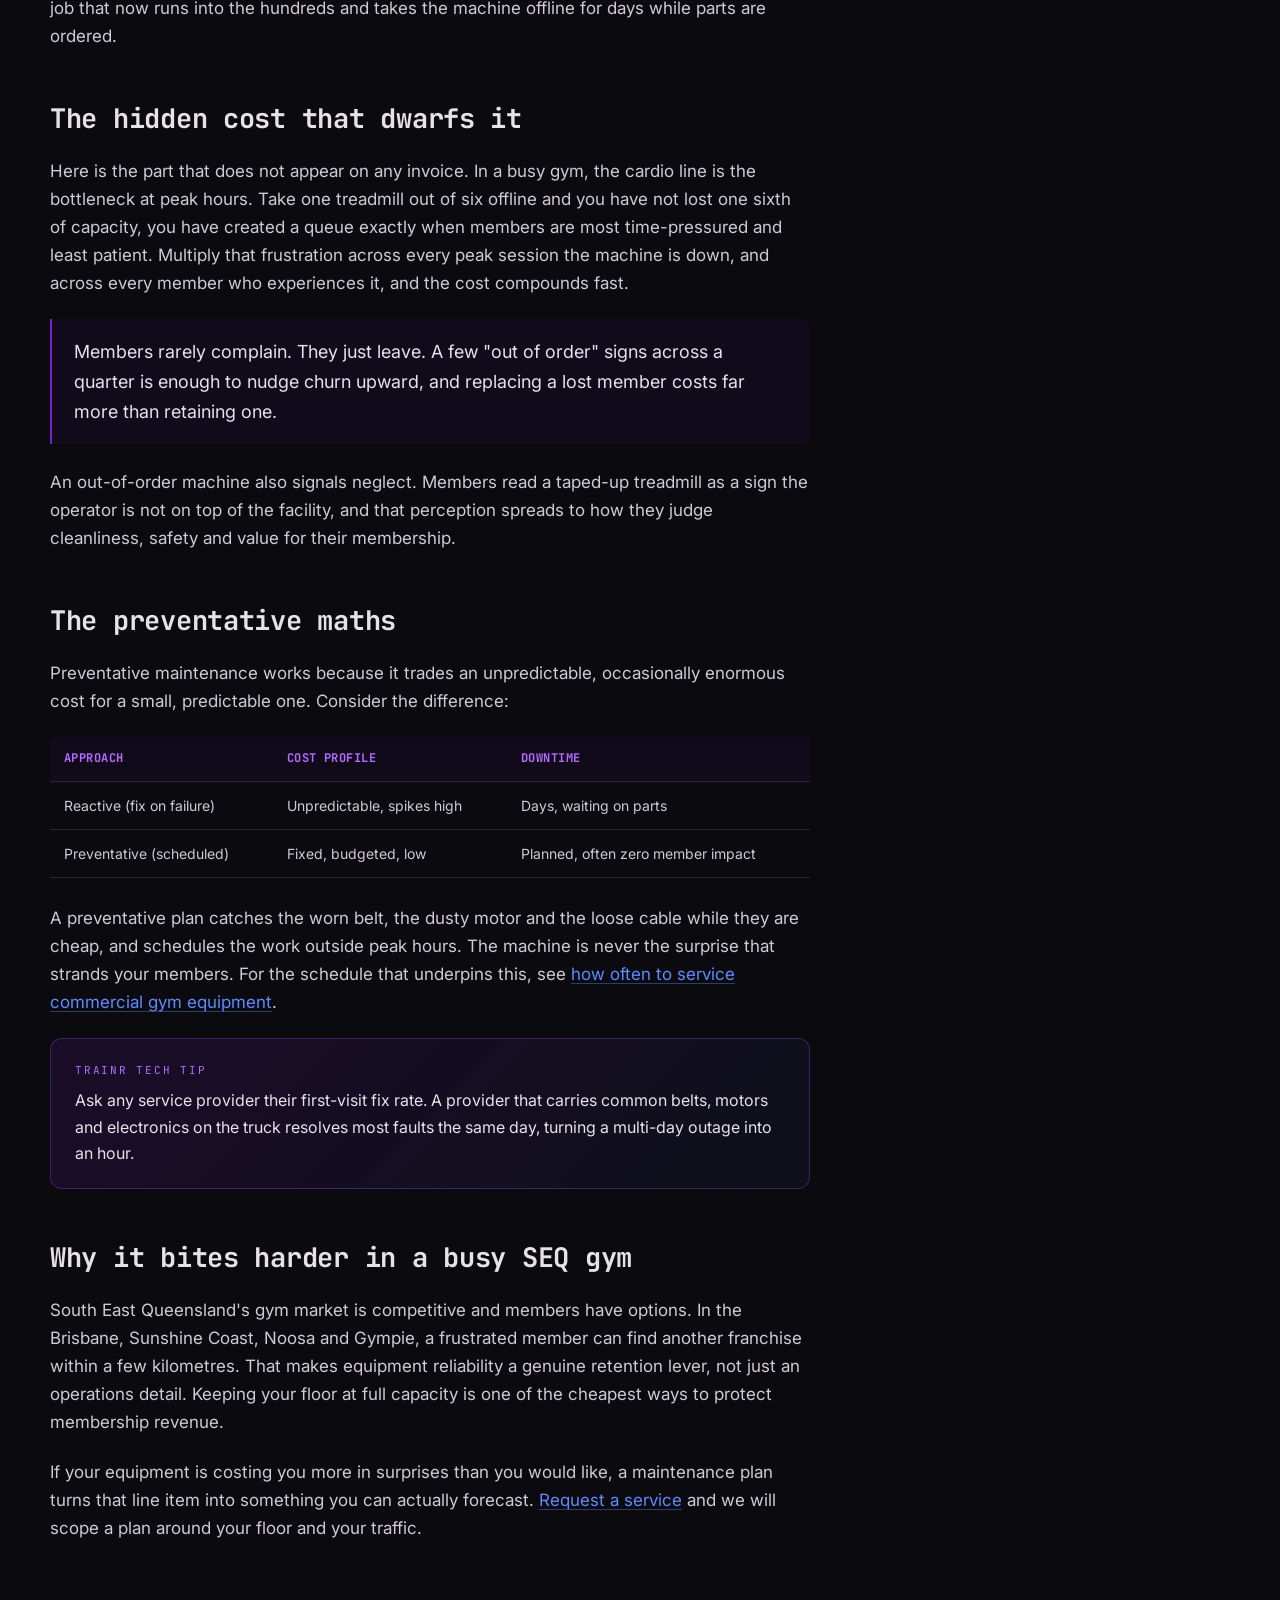
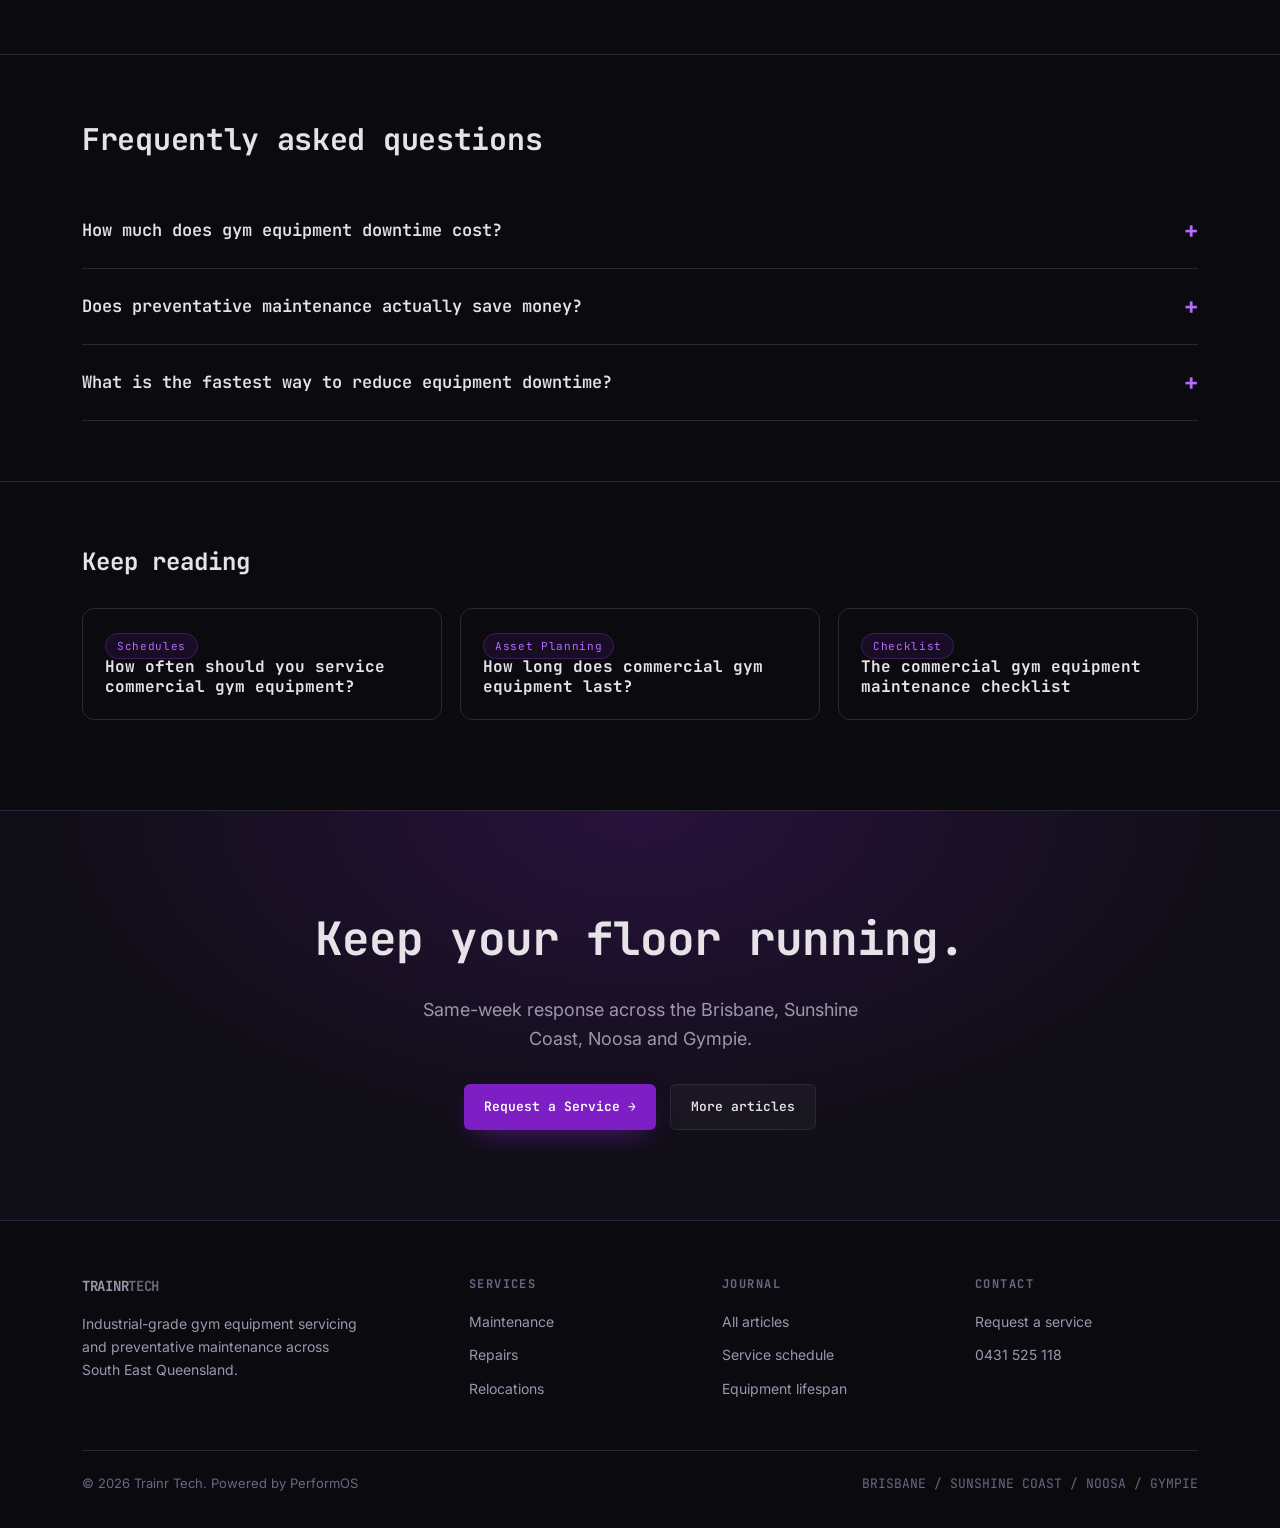
<file: blog/cost-of-gym-equipment-downtime.html>
<!DOCTYPE html>
<html lang="en">
<head>
<meta charset="utf-8"/>
<meta name="viewport" content="width=device-width, initial-scale=1.0"/>
<meta name="theme-color" content="#0b0a0f"/>
<link rel="icon" href="../favicon.svg" type="image/svg+xml"/>
<link rel="apple-touch-icon" href="../favicon.svg"/>
<noscript><style>.rv{opacity:1!important;transform:none!important}</style></noscript>
<title>What Gym Equipment Downtime Really Costs Your Facility (2026)</title>
<meta name="description" content="One out-of-order treadmill costs more than a repair bill. The real maths of gym equipment downtime, and how preventative servicing pays for itself."/>
<link rel="canonical" href="https://trainrtech.com.au/blog/cost-of-gym-equipment-downtime.html"/>
<meta name="robots" content="index, follow, max-image-preview:large"/>
<meta property="og:type" content="article"/>
<meta property="og:title" content="What Gym Equipment Downtime Really Costs Your Facility"/>
<meta property="og:description" content="The hidden maths behind one out-of-order machine, and how preventative servicing pays for itself."/>
<meta property="og:url" content="https://trainrtech.com.au/blog/cost-of-gym-equipment-downtime.html"/>
<meta property="og:image" content="https://trainrtech.com.au/assets/img/svc-6.jpg"/>
<meta name="twitter:card" content="summary_large_image"/>
<link rel="preconnect" href="https://fonts.googleapis.com"/>
<link rel="preconnect" href="https://fonts.gstatic.com" crossorigin/>
<link href="https://fonts.googleapis.com/css2?family=Inter:wght@400;500;600;700&family=JetBrains+Mono:wght@400;500;600;700&display=swap" rel="stylesheet"/>
<link rel="stylesheet" href="blog.css"/>
<script type="application/ld+json">
{"@context":"https://schema.org","@type":"BreadcrumbList","itemListElement":[
{"@type":"ListItem","position":1,"name":"Home","item":"https://trainrtech.com.au/"},
{"@type":"ListItem","position":2,"name":"Blog","item":"https://trainrtech.com.au/blog/"},
{"@type":"ListItem","position":3,"name":"Cost of gym equipment downtime","item":"https://trainrtech.com.au/blog/cost-of-gym-equipment-downtime.html"}]}
</script>
<script type="application/ld+json">
{"@context":"https://schema.org","@type":"Article","headline":"What Gym Equipment Downtime Really Costs Your Facility","image":"https://trainrtech.com.au/assets/img/svc-6.jpg","datePublished":"2026-05-22","dateModified":"2026-05-22","author":{"@type":"Organization","name":"Trainr Tech"},"publisher":{"@type":"Organization","name":"Trainr Tech","areaServed":["Brisbane","Sunshine Coast","Noosa","Gympie"]},"mainEntityOfPage":"https://trainrtech.com.au/blog/cost-of-gym-equipment-downtime.html"}
</script>
<script type="application/ld+json">
{"@context":"https://schema.org","@type":"FAQPage","mainEntity":[
{"@type":"Question","name":"How much does gym equipment downtime cost?","acceptedAnswer":{"@type":"Answer","text":"More than the repair. A single out-of-order machine drives member frustration, queues at remaining equipment, and over time contributes to cancellations. The compounding cost of lost member confidence usually exceeds the repair bill."}},
{"@type":"Question","name":"Does preventative maintenance actually save money?","acceptedAnswer":{"@type":"Answer","text":"Yes. Scheduled servicing costs a predictable fraction of emergency repairs and prevents the catastrophic failures that take a machine offline for days. It also extends equipment life, deferring capital replacement."}},
{"@type":"Question","name":"What is the fastest way to reduce equipment downtime?","acceptedAnswer":{"@type":"Answer","text":"A preventative maintenance plan with a provider that carries common parts, so most faults are fixed on the first visit rather than waiting days for parts to arrive."}}]}
</script>
</head>
<body>
<div class="grain"></div>
<header>
  <div class="wrap nav">
    <a href="../index.html" class="logo"><span class="dot"></span>TRAINR<span style="color:var(--mute-2)">TECH</span></a>
    <nav class="nav-links">
      <a href="../index.html#process">Services</a>
      <a href="../index.html#reviews">Reviews</a>
      <a href="index.html" class="active">Blog</a>
      <a href="../index.html#faq">FAQ</a>
    </nav>
    <a href="../request.html" class="btn btn-primary">Request a Service</a>
  </div>
</header>

<div class="wrap"><div class="crumbs"><a href="../index.html">Home</a><span>/</span><a href="index.html">Blog</a><span>/</span>Cost of downtime</div></div>

<article>
<div class="wrap art-hero">
  <span class="tag">Operations</span>
  <h1>What gym equipment downtime really costs your facility</h1>
  <p class="standfirst">The repair invoice is the smallest part of the bill. The real cost of an out-of-order machine is the member you never see again.</p>
  <div class="art-meta"><span>Trainr Tech</span><span class="dot"></span><span>22 May 2026</span><span class="dot"></span><span>7 min read</span><span class="dot"></span><span>Brisbane · Sunshine Coast · Noosa · Gympie</span></div>
</div>
<figure class="art-figure"><img loading="lazy" src="../assets/img/svc-6.jpg" alt="Digital equipment health report showing machine status"/></figure>

<div class="wrap layout">
  <div class="prose">
    <div class="keytakeaways">
      <div class="lab">Key takeaways</div>
      <ul>
        <li>Downtime cost is mostly <strong>hidden</strong>: lost member confidence, not the repair bill.</li>
        <li>A single out-of-order cardio machine during peak hour frustrates dozens of members a day.</li>
        <li>Preventative maintenance converts unpredictable emergencies into a fixed, low cost.</li>
        <li>First-visit fix rates matter: parts-on-the-truck servicing cuts days off every breakdown.</li>
      </ul>
    </div>

    <p>When a treadmill goes down, the number most operators focus on is the repair quote. It is the wrong number. The repair is visible and finite. The damage that actually hurts your business is invisible and compounding: the members who waited for a machine, gave up, and quietly started looking at the gym down the road.</p>

    <h2 id="visible">The visible cost</h2>
    <p>The obvious costs are real but manageable: the repair itself, replacement parts, and any callout fee. Where this gets expensive is when a small, ignored issue becomes a catastrophic one. A worn belt that needed a $40 tube of lubricant becomes a scored deck and a strained motor, a job that now runs into the hundreds and takes the machine offline for days while parts are ordered.</p>

    <h2 id="hidden">The hidden cost that dwarfs it</h2>
    <p>Here is the part that does not appear on any invoice. In a busy gym, the cardio line is the bottleneck at peak hours. Take one treadmill out of six offline and you have not lost one sixth of capacity, you have created a queue exactly when members are most time-pressured and least patient. Multiply that frustration across every peak session the machine is down, and across every member who experiences it, and the cost compounds fast.</p>
    <blockquote>Members rarely complain. They just leave. A few "out of order" signs across a quarter is enough to nudge churn upward, and replacing a lost member costs far more than retaining one.</blockquote>
    <p>An out-of-order machine also signals neglect. Members read a taped-up treadmill as a sign the operator is not on top of the facility, and that perception spreads to how they judge cleanliness, safety and value for their membership.</p>

    <h2 id="maths">The preventative maths</h2>
    <p>Preventative maintenance works because it trades an unpredictable, occasionally enormous cost for a small, predictable one. Consider the difference:</p>
    <table>
      <thead><tr><th>Approach</th><th>Cost profile</th><th>Downtime</th></tr></thead>
      <tbody>
        <tr><td>Reactive (fix on failure)</td><td>Unpredictable, spikes high</td><td>Days, waiting on parts</td></tr>
        <tr><td>Preventative (scheduled)</td><td>Fixed, budgeted, low</td><td>Planned, often zero member impact</td></tr>
      </tbody>
    </table>
    <p>A preventative plan catches the worn belt, the dusty motor and the loose cable while they are cheap, and schedules the work outside peak hours. The machine is never the surprise that strands your members. For the schedule that underpins this, see <a href="how-often-service-commercial-gym-equipment.html">how often to service commercial gym equipment</a>.</p>

    <div class="callout">
      <div class="lab">Trainr Tech tip</div>
      <p>Ask any service provider their first-visit fix rate. A provider that carries common belts, motors and electronics on the truck resolves most faults the same day, turning a multi-day outage into an hour.</p>
    </div>

    <h2 id="local">Why it bites harder in a busy SEQ gym</h2>
    <p>South East Queensland's gym market is competitive and members have options. In the Brisbane, Sunshine Coast, Noosa and Gympie, a frustrated member can find another franchise within a few kilometres. That makes equipment reliability a genuine retention lever, not just an operations detail. Keeping your floor at full capacity is one of the cheapest ways to protect membership revenue.</p>
    <p>If your equipment is costing you more in surprises than you would like, a maintenance plan turns that line item into something you can actually forecast. <a href="../request.html">Request a service</a> and we will scope a plan around your floor and your traffic.</p>
  </div>

  <aside class="aside">
    <div class="box toc">
      <h4>On this page</h4>
      <a href="#visible">The visible cost</a>
      <a href="#hidden">The hidden cost</a>
      <a href="#maths">The preventative maths</a>
      <a href="#local">In a busy SEQ gym</a>
    </div>
    <div class="box cta-box">
      <h4>Cut your downtime</h4>
      <p>Preventative plans with high first-visit fix rates across SEQ.</p>
      <a href="../request.html" class="btn">Request a Service →</a>
    </div>
  </aside>
</div>

<div class="faq-sec"><div class="wrap">
  <h2>Frequently asked questions</h2>
  <div class="qa"><button>How much does gym equipment downtime cost?<span class="pm">+</span></button><div class="ans"><p>More than the repair. A single out-of-order machine drives member frustration, queues at remaining equipment, and over time contributes to cancellations. The compounding cost of lost member confidence usually exceeds the repair bill.</p></div></div>
  <div class="qa"><button>Does preventative maintenance actually save money?<span class="pm">+</span></button><div class="ans"><p>Yes. Scheduled servicing costs a predictable fraction of emergency repairs and prevents the catastrophic failures that take a machine offline for days. It also extends equipment life, deferring capital replacement.</p></div></div>
  <div class="qa"><button>What is the fastest way to reduce equipment downtime?<span class="pm">+</span></button><div class="ans"><p>A preventative maintenance plan with a provider that carries common parts, so most faults are fixed on the first visit rather than waiting days for parts.</p></div></div>
</div></div>

<div class="related"><div class="wrap">
  <h2>Keep reading</h2>
  <div class="rel-grid">
    <a class="rel-card" href="how-often-service-commercial-gym-equipment.html"><span class="tag">Schedules</span><h3>How often should you service commercial gym equipment?</h3></a>
    <a class="rel-card" href="how-long-does-gym-equipment-last.html"><span class="tag">Asset Planning</span><h3>How long does commercial gym equipment last?</h3></a>
    <a class="rel-card" href="commercial-gym-equipment-maintenance-checklist.html"><span class="tag">Checklist</span><h3>The commercial gym equipment maintenance checklist</h3></a>
  </div>
</div></div>
</article>

<div class="ctaband"><div class="wrap">
  <h2>Keep your floor running.</h2>
  <p>Same-week response across the Brisbane, Sunshine Coast, Noosa and Gympie.</p>
  <div class="cta"><a href="../request.html" class="btn btn-primary">Request a Service →</a><a href="index.html" class="btn btn-ghost">More articles</a></div>
</div></div>

<footer><div class="wrap">
  <div class="foot">
    <div><a href="../index.html" class="logo"><span class="dot"></span>TRAINR<span style="color:var(--mute-2)">TECH</span></a><p class="blurb">Industrial-grade gym equipment servicing and preventative maintenance across South East Queensland.</p></div>
    <div><h4>Services</h4><a href="../index.html#process">Maintenance</a><a href="../index.html#process">Repairs</a><a href="../index.html#process">Relocations</a></div>
    <div><h4>Journal</h4><a href="index.html">All articles</a><a href="how-often-service-commercial-gym-equipment.html">Service schedule</a><a href="how-long-does-gym-equipment-last.html">Equipment lifespan</a></div>
    <div><h4>Contact</h4><a href="../request.html">Request a service</a><a href="tel:0431525118">0431 525 118</a></div>
  </div>
  <div class="foot-bottom"><span>© 2026 Trainr Tech. Powered by PerformOS</span><span class="mono">BRISBANE / SUNSHINE COAST / NOOSA / GYMPIE</span></div>
</div></footer>

<script>
document.querySelectorAll('.qa button').forEach(b=>{b.setAttribute('aria-expanded','false');b.addEventListener('click',()=>{const qa=b.parentElement,open=qa.classList.contains('open');document.querySelectorAll('.qa').forEach(x=>{x.classList.remove('open');const z=x.querySelector('button');if(z)z.setAttribute('aria-expanded','false');});if(!open){qa.classList.add('open');b.setAttribute('aria-expanded','true');}});});
</script>
</body>
</html>
</file>
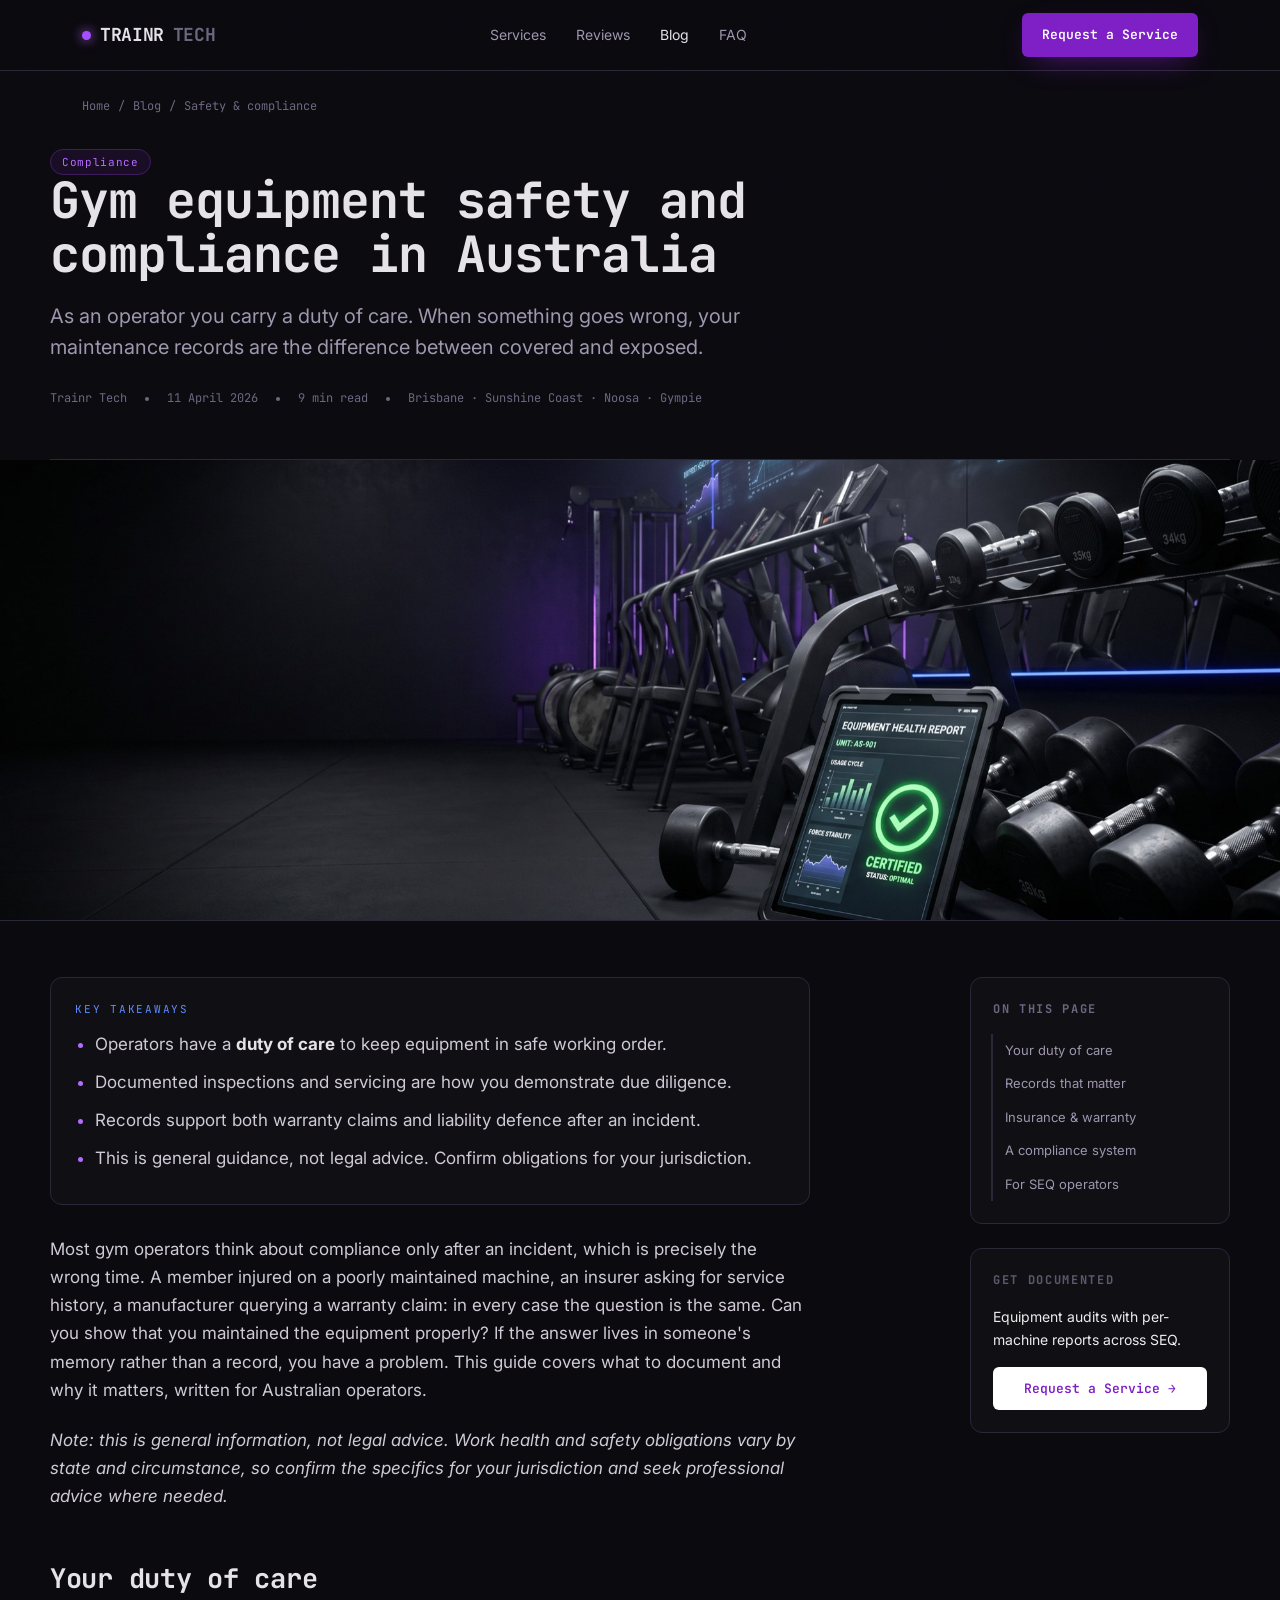
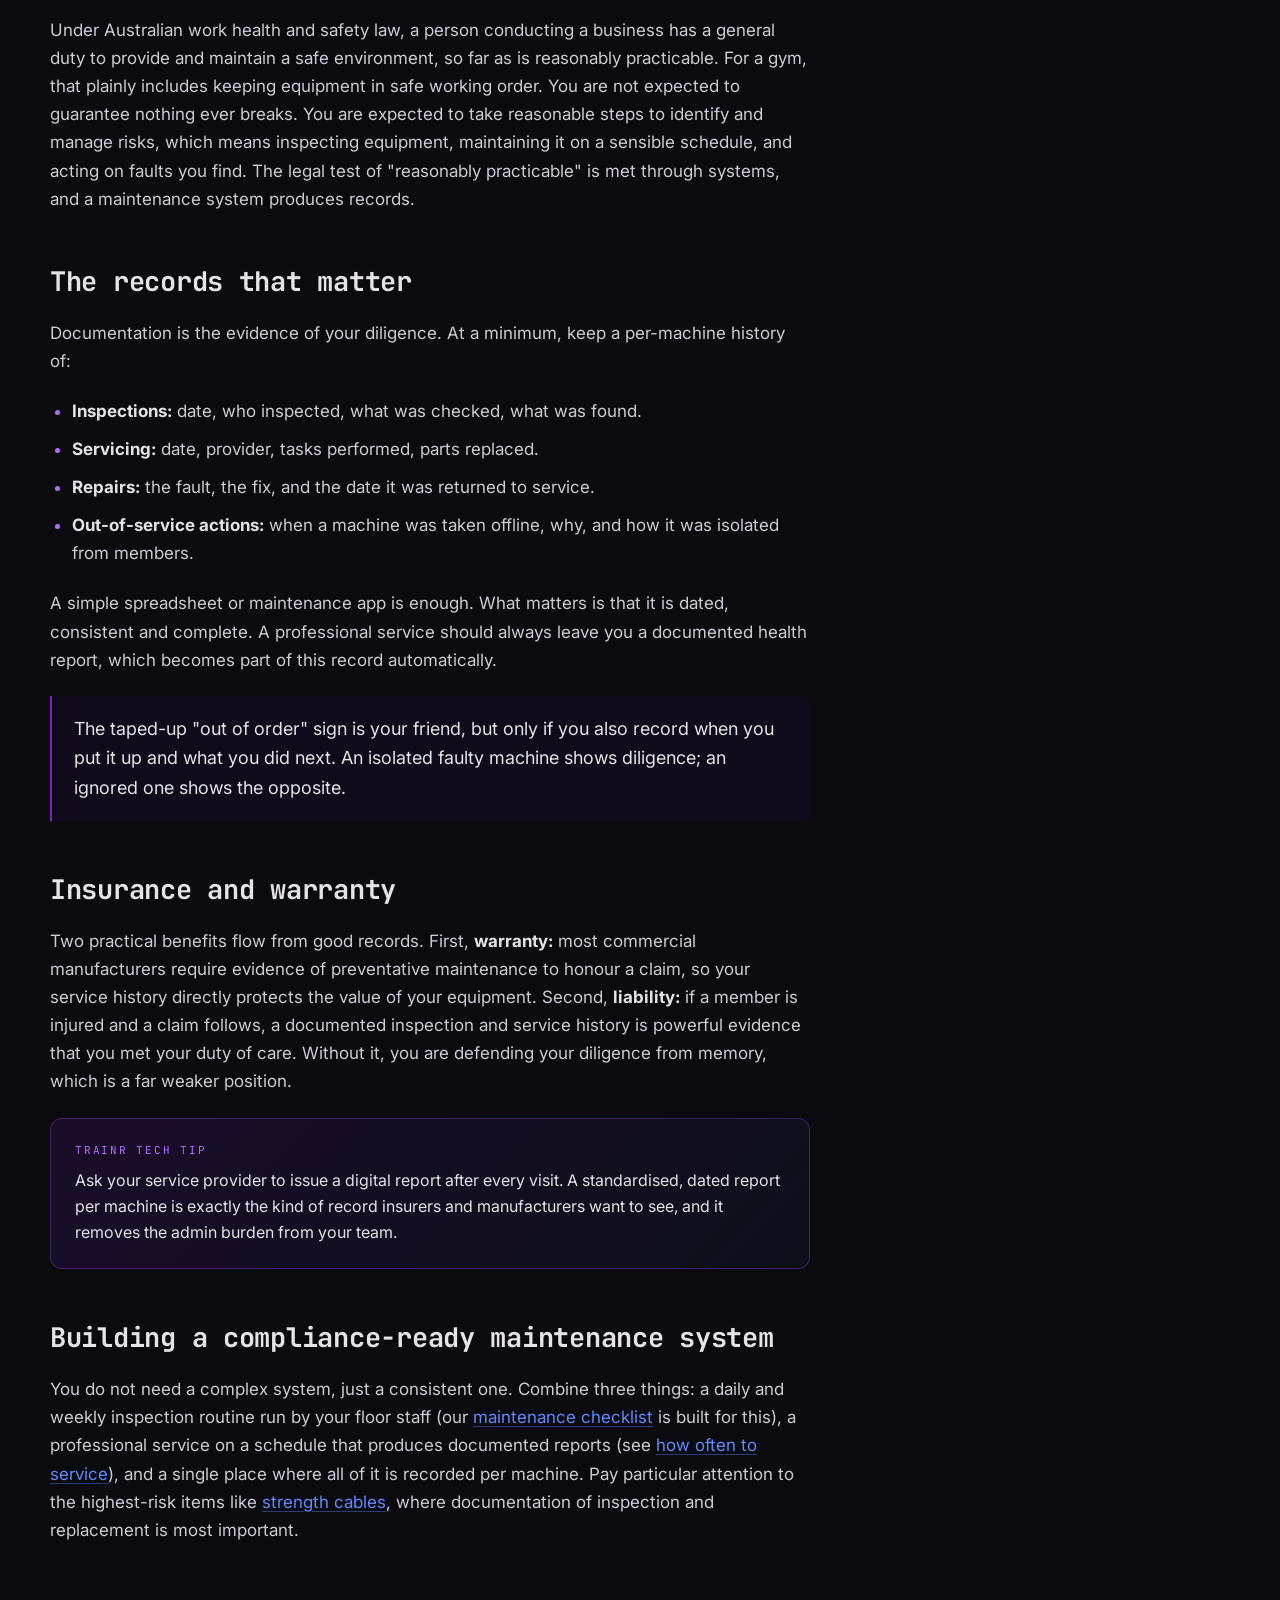
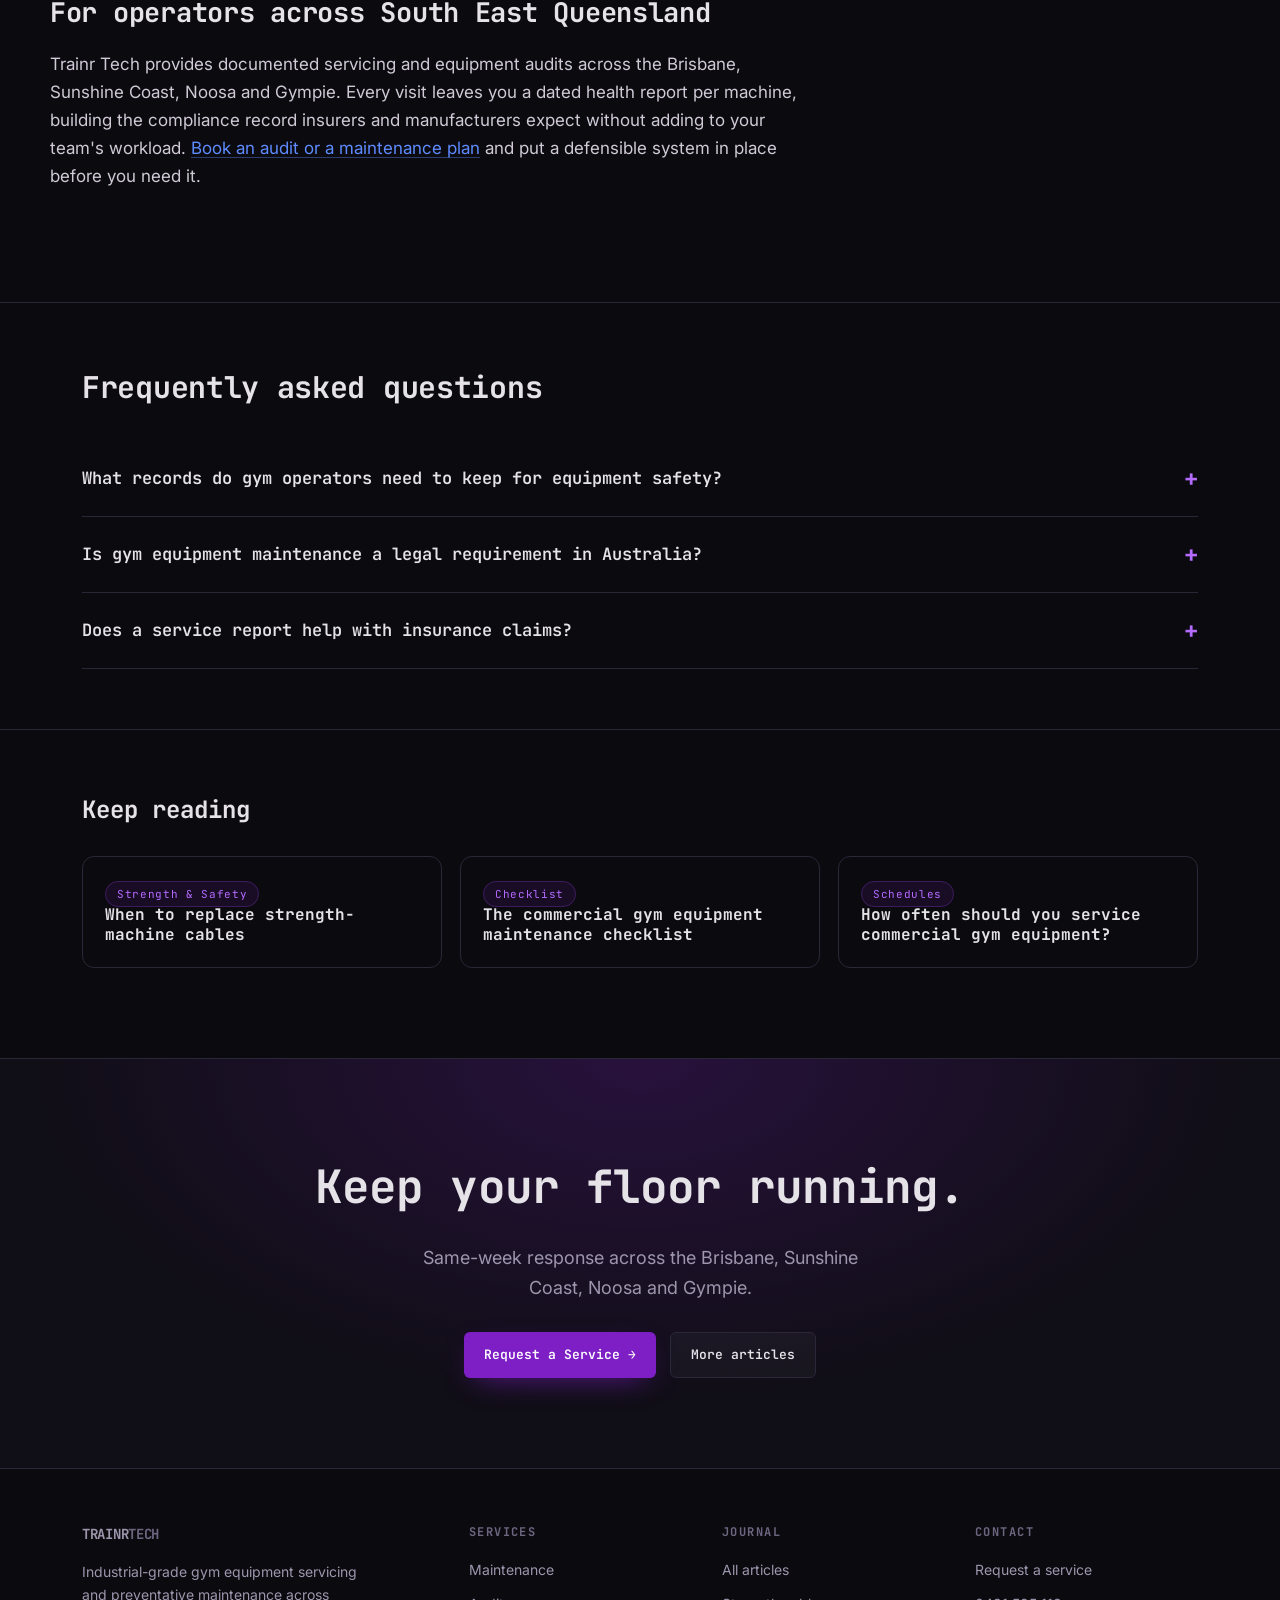
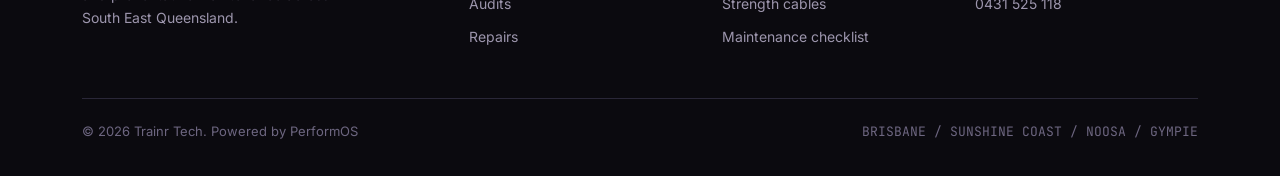
<file: blog/gym-equipment-safety-compliance-australia.html>
<!DOCTYPE html>
<html lang="en">
<head>
<meta charset="utf-8"/>
<meta name="viewport" content="width=device-width, initial-scale=1.0"/>
<meta name="theme-color" content="#0b0a0f"/>
<link rel="icon" href="../favicon.svg" type="image/svg+xml"/>
<link rel="apple-touch-icon" href="../favicon.svg"/>
<noscript><style>.rv{opacity:1!important;transform:none!important}</style></noscript>
<title>Gym Equipment Safety & Compliance in Australia: What to Document</title>
<meta name="description" content="Your duty of care as a gym operator, the maintenance records insurers expect, and how documented servicing keeps your Australian facility compliant and covered."/>
<link rel="canonical" href="https://trainrtech.com.au/blog/gym-equipment-safety-compliance-australia.html"/>
<meta name="robots" content="index, follow, max-image-preview:large"/>
<meta property="og:type" content="article"/>
<meta property="og:title" content="Gym Equipment Safety & Compliance in Australia"/>
<meta property="og:description" content="Your duty of care, the records insurers expect, and how servicing keeps you covered."/>
<meta property="og:url" content="https://trainrtech.com.au/blog/gym-equipment-safety-compliance-australia.html"/>
<meta property="og:image" content="https://trainrtech.com.au/assets/img/svc-6.jpg"/>
<meta name="twitter:card" content="summary_large_image"/>
<link rel="preconnect" href="https://fonts.googleapis.com"/>
<link rel="preconnect" href="https://fonts.gstatic.com" crossorigin/>
<link href="https://fonts.googleapis.com/css2?family=Inter:wght@400;500;600;700&family=JetBrains+Mono:wght@400;500;600;700&display=swap" rel="stylesheet"/>
<link rel="stylesheet" href="blog.css"/>
<script type="application/ld+json">
{"@context":"https://schema.org","@type":"BreadcrumbList","itemListElement":[
{"@type":"ListItem","position":1,"name":"Home","item":"https://trainrtech.com.au/"},
{"@type":"ListItem","position":2,"name":"Blog","item":"https://trainrtech.com.au/blog/"},
{"@type":"ListItem","position":3,"name":"Gym equipment safety and compliance","item":"https://trainrtech.com.au/blog/gym-equipment-safety-compliance-australia.html"}]}
</script>
<script type="application/ld+json">
{"@context":"https://schema.org","@type":"Article","headline":"Gym Equipment Safety and Compliance in Australia: What Operators Must Document","image":"https://trainrtech.com.au/assets/img/svc-6.jpg","datePublished":"2026-04-11","dateModified":"2026-04-11","author":{"@type":"Organization","name":"Trainr Tech"},"publisher":{"@type":"Organization","name":"Trainr Tech","areaServed":["Brisbane","Sunshine Coast","Noosa","Gympie"]},"mainEntityOfPage":"https://trainrtech.com.au/blog/gym-equipment-safety-compliance-australia.html"}
</script>
<script type="application/ld+json">
{"@context":"https://schema.org","@type":"FAQPage","mainEntity":[
{"@type":"Question","name":"What records do gym operators need to keep for equipment safety?","acceptedAnswer":{"@type":"Answer","text":"Keep dated records of inspections, servicing, repairs and any equipment taken out of service, on a per-machine basis. These records demonstrate due diligence for insurance and work health and safety obligations."}},
{"@type":"Question","name":"Is gym equipment maintenance a legal requirement in Australia?","acceptedAnswer":{"@type":"Answer","text":"Operators have a general duty of care under work health and safety law to provide a safe environment, which includes maintaining equipment in safe working order. Documented maintenance is how you demonstrate you met that duty. Always seek advice specific to your jurisdiction."}},
{"@type":"Question","name":"Does a service report help with insurance claims?","acceptedAnswer":{"@type":"Answer","text":"Yes. A documented service and inspection history supports both warranty claims and liability defence if an incident occurs, by showing the equipment was maintained and inspected on a schedule."}}]}
</script>
</head>
<body>
<div class="grain"></div>
<header>
  <div class="wrap nav">
    <a href="../index.html" class="logo"><span class="dot"></span>TRAINR<span style="color:var(--mute-2)">TECH</span></a>
    <nav class="nav-links">
      <a href="../index.html#process">Services</a>
      <a href="../index.html#reviews">Reviews</a>
      <a href="index.html" class="active">Blog</a>
      <a href="../index.html#faq">FAQ</a>
    </nav>
    <a href="../request.html" class="btn btn-primary">Request a Service</a>
  </div>
</header>

<div class="wrap"><div class="crumbs"><a href="../index.html">Home</a><span>/</span><a href="index.html">Blog</a><span>/</span>Safety & compliance</div></div>

<article>
<div class="wrap art-hero">
  <span class="tag">Compliance</span>
  <h1>Gym equipment safety and compliance in Australia</h1>
  <p class="standfirst">As an operator you carry a duty of care. When something goes wrong, your maintenance records are the difference between covered and exposed.</p>
  <div class="art-meta"><span>Trainr Tech</span><span class="dot"></span><span>11 April 2026</span><span class="dot"></span><span>9 min read</span><span class="dot"></span><span>Brisbane · Sunshine Coast · Noosa · Gympie</span></div>
</div>
<figure class="art-figure"><img loading="lazy" src="../assets/img/svc-6.jpg" alt="Digital equipment health and compliance report on a tablet"/></figure>

<div class="wrap layout">
  <div class="prose">
    <div class="keytakeaways">
      <div class="lab">Key takeaways</div>
      <ul>
        <li>Operators have a <strong>duty of care</strong> to keep equipment in safe working order.</li>
        <li>Documented inspections and servicing are how you demonstrate due diligence.</li>
        <li>Records support both warranty claims and liability defence after an incident.</li>
        <li>This is general guidance, not legal advice. Confirm obligations for your jurisdiction.</li>
      </ul>
    </div>

    <p>Most gym operators think about compliance only after an incident, which is precisely the wrong time. A member injured on a poorly maintained machine, an insurer asking for service history, a manufacturer querying a warranty claim: in every case the question is the same. Can you show that you maintained the equipment properly? If the answer lives in someone's memory rather than a record, you have a problem. This guide covers what to document and why it matters, written for Australian operators.</p>
    <p><em>Note: this is general information, not legal advice. Work health and safety obligations vary by state and circumstance, so confirm the specifics for your jurisdiction and seek professional advice where needed.</em></p>

    <h2 id="duty">Your duty of care</h2>
    <p>Under Australian work health and safety law, a person conducting a business has a general duty to provide and maintain a safe environment, so far as is reasonably practicable. For a gym, that plainly includes keeping equipment in safe working order. You are not expected to guarantee nothing ever breaks. You are expected to take reasonable steps to identify and manage risks, which means inspecting equipment, maintaining it on a sensible schedule, and acting on faults you find. The legal test of "reasonably practicable" is met through systems, and a maintenance system produces records.</p>

    <h2 id="records">The records that matter</h2>
    <p>Documentation is the evidence of your diligence. At a minimum, keep a per-machine history of:</p>
    <ul>
      <li><strong>Inspections:</strong> date, who inspected, what was checked, what was found.</li>
      <li><strong>Servicing:</strong> date, provider, tasks performed, parts replaced.</li>
      <li><strong>Repairs:</strong> the fault, the fix, and the date it was returned to service.</li>
      <li><strong>Out-of-service actions:</strong> when a machine was taken offline, why, and how it was isolated from members.</li>
    </ul>
    <p>A simple spreadsheet or maintenance app is enough. What matters is that it is dated, consistent and complete. A professional service should always leave you a documented health report, which becomes part of this record automatically.</p>

    <blockquote>The taped-up "out of order" sign is your friend, but only if you also record when you put it up and what you did next. An isolated faulty machine shows diligence; an ignored one shows the opposite.</blockquote>

    <h2 id="insurance">Insurance and warranty</h2>
    <p>Two practical benefits flow from good records. First, <strong>warranty:</strong> most commercial manufacturers require evidence of preventative maintenance to honour a claim, so your service history directly protects the value of your equipment. Second, <strong>liability:</strong> if a member is injured and a claim follows, a documented inspection and service history is powerful evidence that you met your duty of care. Without it, you are defending your diligence from memory, which is a far weaker position.</p>

    <div class="callout">
      <div class="lab">Trainr Tech tip</div>
      <p>Ask your service provider to issue a digital report after every visit. A standardised, dated report per machine is exactly the kind of record insurers and manufacturers want to see, and it removes the admin burden from your team.</p>
    </div>

    <h2 id="system">Building a compliance-ready maintenance system</h2>
    <p>You do not need a complex system, just a consistent one. Combine three things: a daily and weekly inspection routine run by your floor staff (our <a href="commercial-gym-equipment-maintenance-checklist.html">maintenance checklist</a> is built for this), a professional service on a schedule that produces documented reports (see <a href="how-often-service-commercial-gym-equipment.html">how often to service</a>), and a single place where all of it is recorded per machine. Pay particular attention to the highest-risk items like <a href="when-to-replace-strength-cables.html">strength cables</a>, where documentation of inspection and replacement is most important.</p>

    <h2 id="local">For operators across South East Queensland</h2>
    <p>Trainr Tech provides documented servicing and equipment audits across the Brisbane, Sunshine Coast, Noosa and Gympie. Every visit leaves you a dated health report per machine, building the compliance record insurers and manufacturers expect without adding to your team's workload. <a href="../request.html">Book an audit or a maintenance plan</a> and put a defensible system in place before you need it.</p>
  </div>

  <aside class="aside">
    <div class="box toc">
      <h4>On this page</h4>
      <a href="#duty">Your duty of care</a>
      <a href="#records">Records that matter</a>
      <a href="#insurance">Insurance & warranty</a>
      <a href="#system">A compliance system</a>
      <a href="#local">For SEQ operators</a>
    </div>
    <div class="box cta-box">
      <h4>Get documented</h4>
      <p>Equipment audits with per-machine reports across SEQ.</p>
      <a href="../request.html" class="btn">Request a Service →</a>
    </div>
  </aside>
</div>

<div class="faq-sec"><div class="wrap">
  <h2>Frequently asked questions</h2>
  <div class="qa"><button>What records do gym operators need to keep for equipment safety?<span class="pm">+</span></button><div class="ans"><p>Keep dated records of inspections, servicing, repairs and any equipment taken out of service, on a per-machine basis. These records demonstrate due diligence for insurance and work health and safety obligations.</p></div></div>
  <div class="qa"><button>Is gym equipment maintenance a legal requirement in Australia?<span class="pm">+</span></button><div class="ans"><p>Operators have a general duty of care under work health and safety law to provide a safe environment, which includes maintaining equipment in safe working order. Documented maintenance is how you demonstrate you met that duty. Always seek advice specific to your jurisdiction.</p></div></div>
  <div class="qa"><button>Does a service report help with insurance claims?<span class="pm">+</span></button><div class="ans"><p>Yes. A documented service and inspection history supports both warranty claims and liability defence if an incident occurs, by showing the equipment was maintained and inspected on a schedule.</p></div></div>
</div></div>

<div class="related"><div class="wrap">
  <h2>Keep reading</h2>
  <div class="rel-grid">
    <a class="rel-card" href="when-to-replace-strength-cables.html"><span class="tag">Strength & Safety</span><h3>When to replace strength-machine cables</h3></a>
    <a class="rel-card" href="commercial-gym-equipment-maintenance-checklist.html"><span class="tag">Checklist</span><h3>The commercial gym equipment maintenance checklist</h3></a>
    <a class="rel-card" href="how-often-service-commercial-gym-equipment.html"><span class="tag">Schedules</span><h3>How often should you service commercial gym equipment?</h3></a>
  </div>
</div></div>
</article>

<div class="ctaband"><div class="wrap">
  <h2>Keep your floor running.</h2>
  <p>Same-week response across the Brisbane, Sunshine Coast, Noosa and Gympie.</p>
  <div class="cta"><a href="../request.html" class="btn btn-primary">Request a Service →</a><a href="index.html" class="btn btn-ghost">More articles</a></div>
</div></div>

<footer><div class="wrap">
  <div class="foot">
    <div><a href="../index.html" class="logo"><span class="dot"></span>TRAINR<span style="color:var(--mute-2)">TECH</span></a><p class="blurb">Industrial-grade gym equipment servicing and preventative maintenance across South East Queensland.</p></div>
    <div><h4>Services</h4><a href="../index.html#process">Maintenance</a><a href="../index.html#process">Audits</a><a href="../index.html#process">Repairs</a></div>
    <div><h4>Journal</h4><a href="index.html">All articles</a><a href="when-to-replace-strength-cables.html">Strength cables</a><a href="commercial-gym-equipment-maintenance-checklist.html">Maintenance checklist</a></div>
    <div><h4>Contact</h4><a href="../request.html">Request a service</a><a href="tel:0431525118">0431 525 118</a></div>
  </div>
  <div class="foot-bottom"><span>© 2026 Trainr Tech. Powered by PerformOS</span><span class="mono">BRISBANE / SUNSHINE COAST / NOOSA / GYMPIE</span></div>
</div></footer>

<script>
document.querySelectorAll('.qa button').forEach(b=>{b.setAttribute('aria-expanded','false');b.addEventListener('click',()=>{const qa=b.parentElement,open=qa.classList.contains('open');document.querySelectorAll('.qa').forEach(x=>{x.classList.remove('open');const z=x.querySelector('button');if(z)z.setAttribute('aria-expanded','false');});if(!open){qa.classList.add('open');b.setAttribute('aria-expanded','true');}});});
</script>
</body>
</html>
</file>
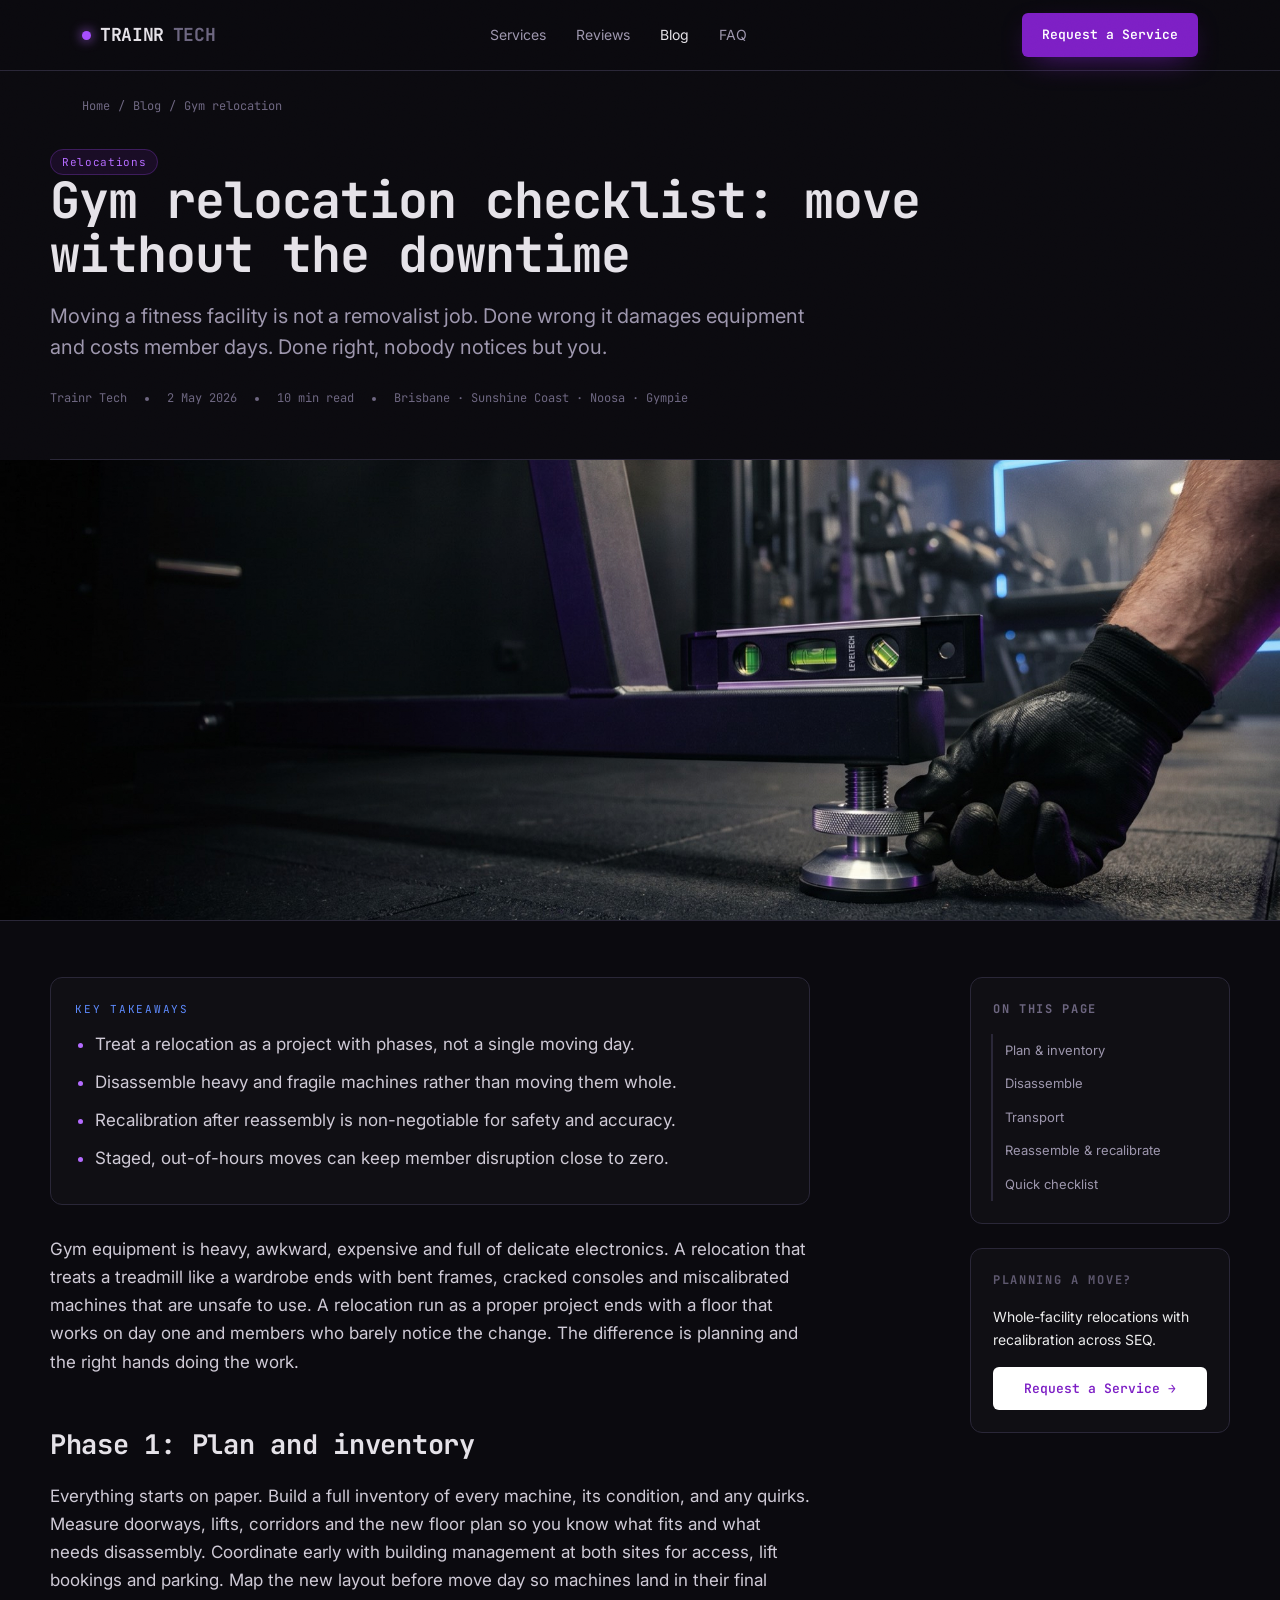
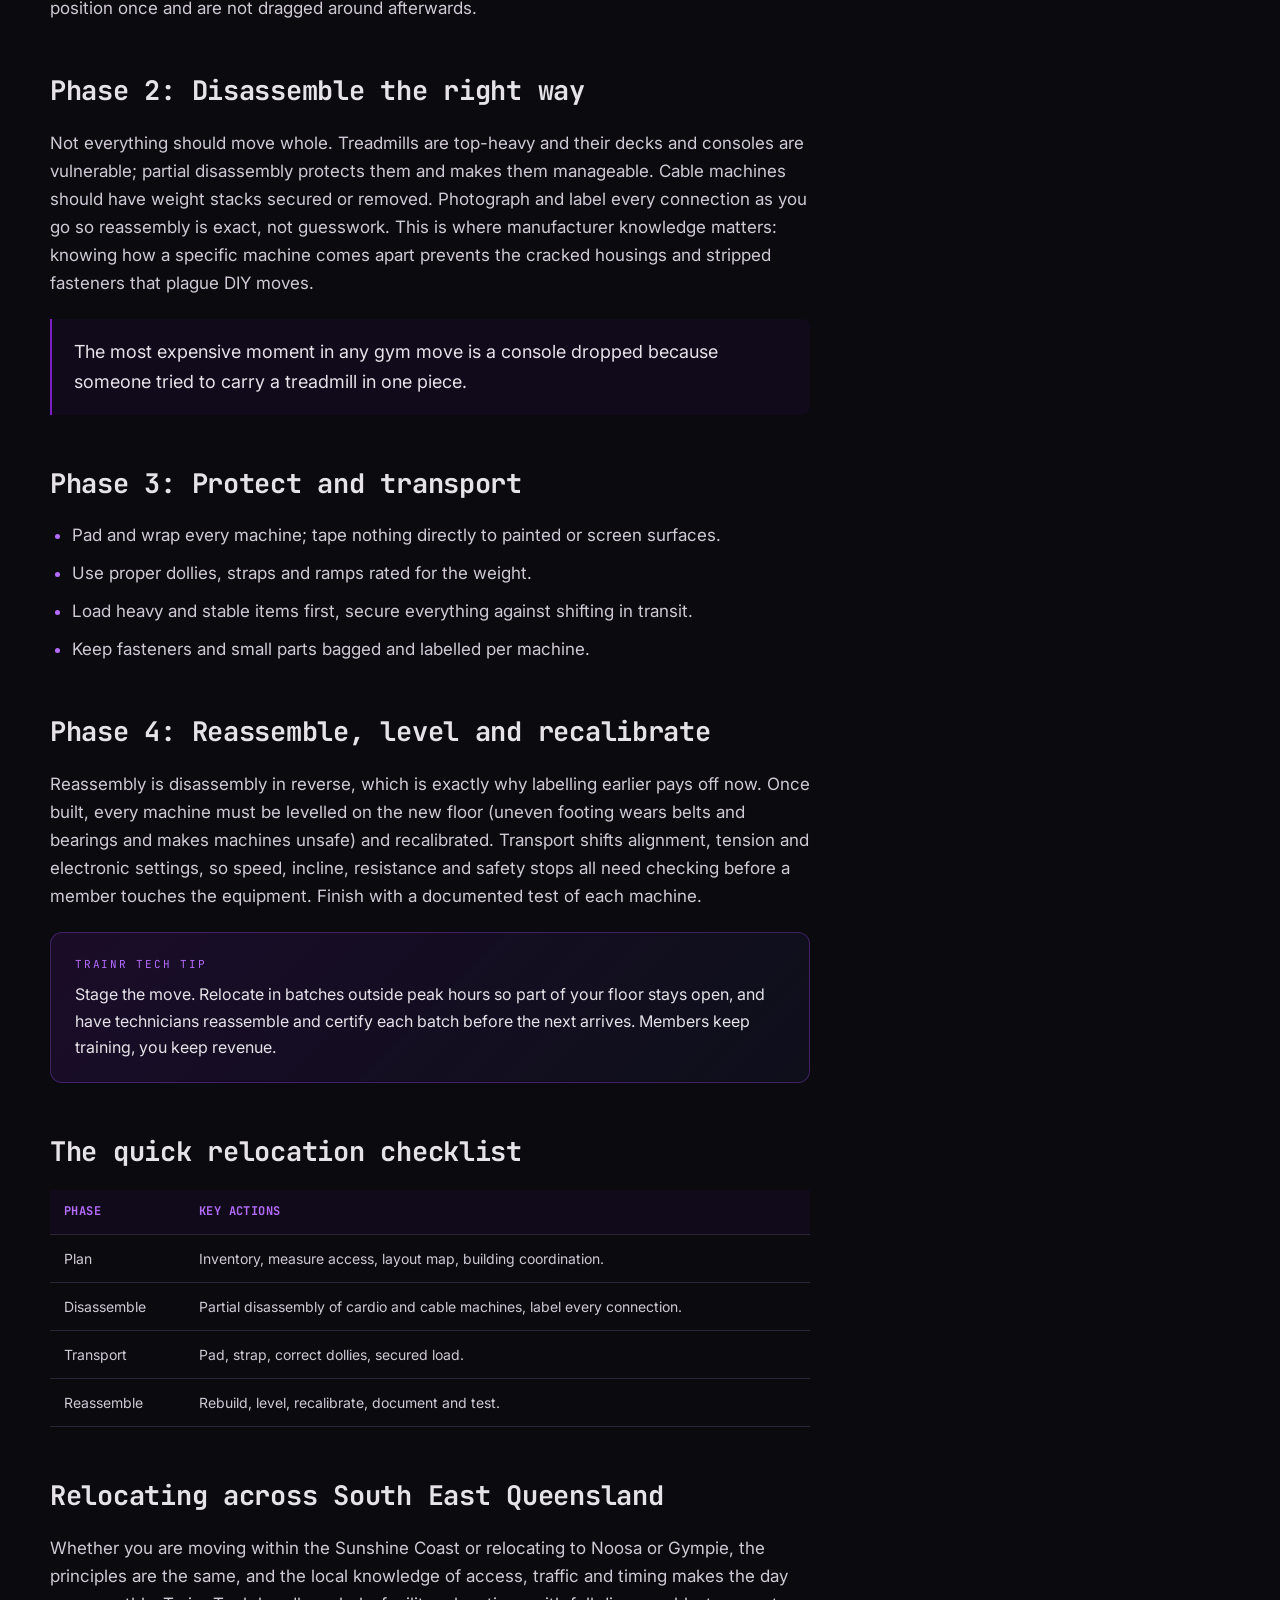
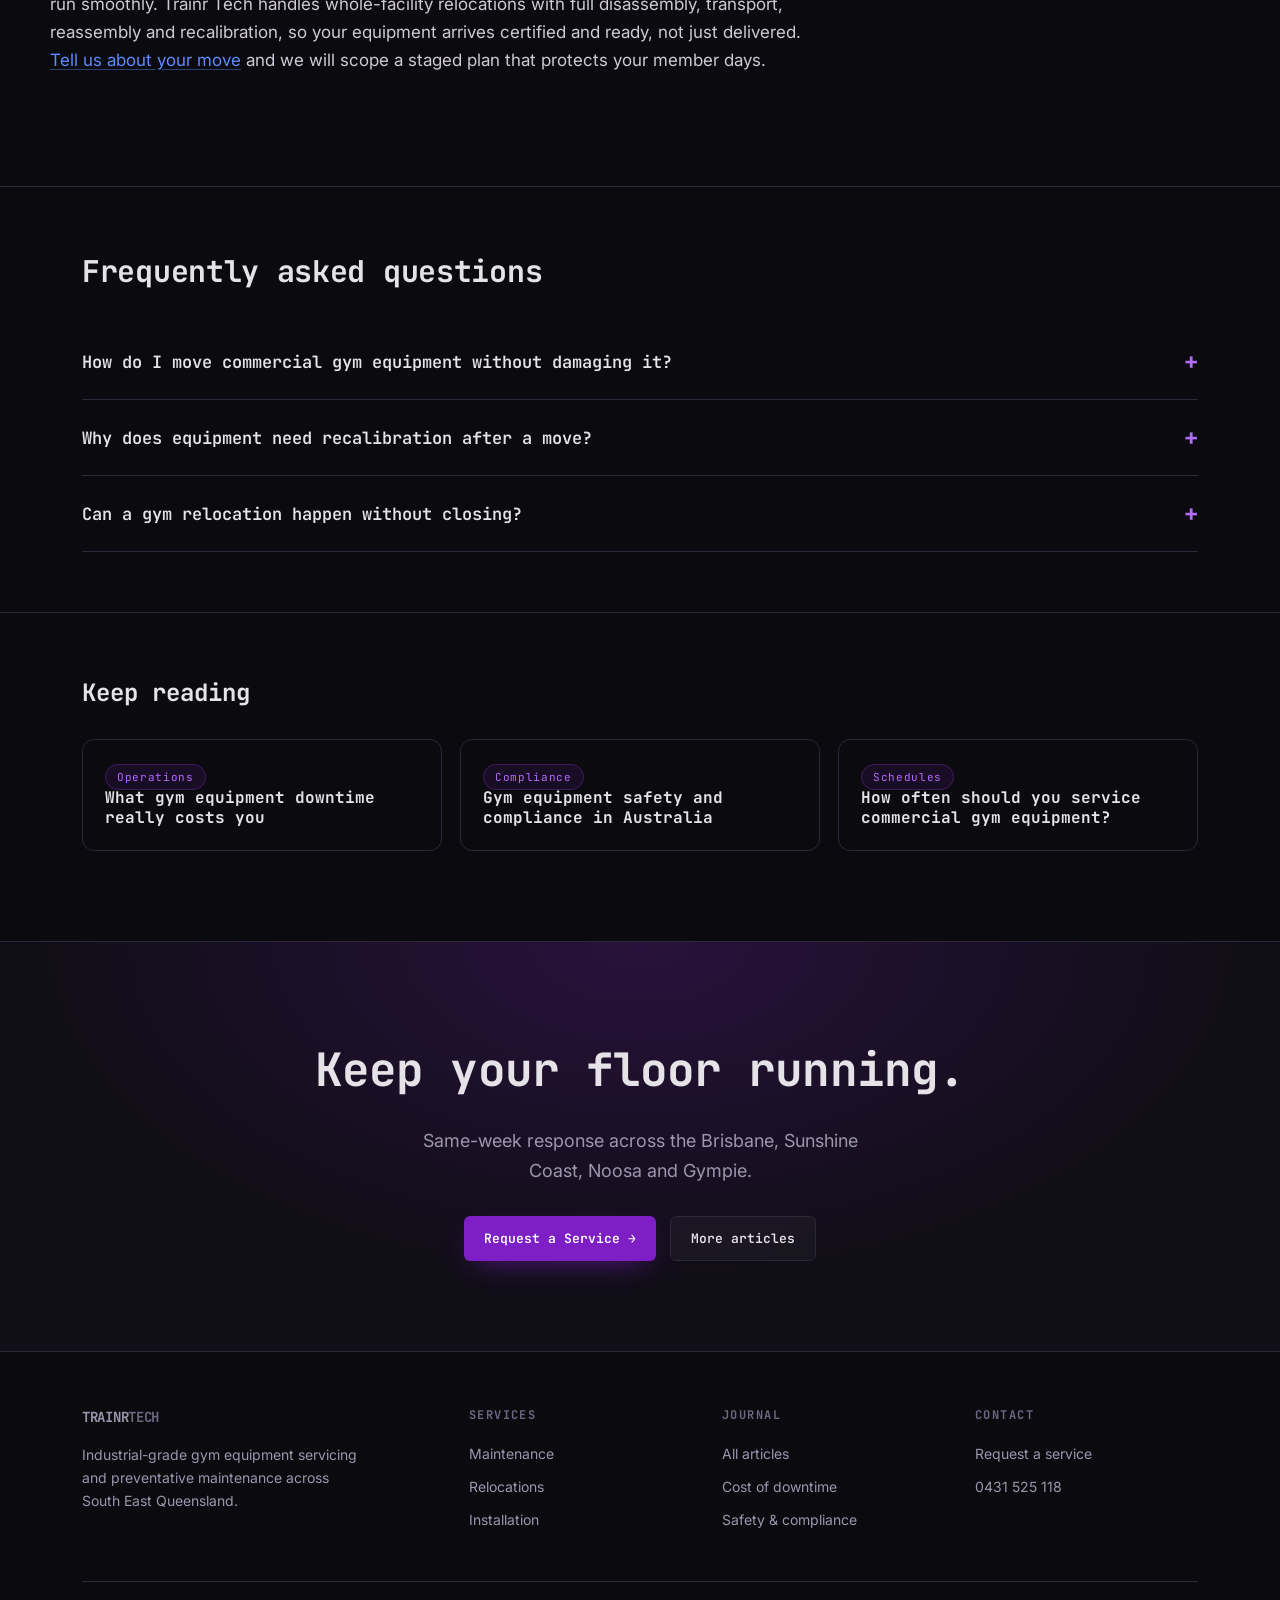
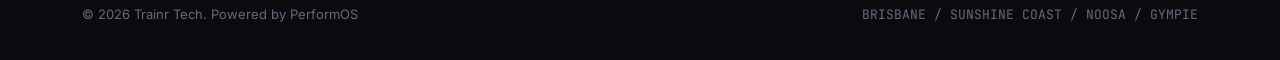
<file: blog/gym-relocation-checklist.html>
<!DOCTYPE html>
<html lang="en">
<head>
<meta charset="utf-8"/>
<meta name="viewport" content="width=device-width, initial-scale=1.0"/>
<meta name="theme-color" content="#0b0a0f"/>
<link rel="icon" href="../favicon.svg" type="image/svg+xml"/>
<link rel="apple-touch-icon" href="../favicon.svg"/>
<noscript><style>.rv{opacity:1!important;transform:none!important}</style></noscript>
<title>Gym Relocation Checklist: Move a Fitness Facility Without Downtime</title>
<meta name="description" content="Plan, disassemble, transport and recalibrate an entire gym floor with zero lost member days. A step-by-step commercial gym relocation checklist."/>
<link rel="canonical" href="https://trainrtech.com.au/blog/gym-relocation-checklist.html"/>
<meta name="robots" content="index, follow, max-image-preview:large"/>
<meta property="og:type" content="article"/>
<meta property="og:title" content="Gym Relocation Checklist: Move Without the Downtime"/>
<meta property="og:description" content="Plan, disassemble, transport and recalibrate an entire floor with zero lost member days."/>
<meta property="og:url" content="https://trainrtech.com.au/blog/gym-relocation-checklist.html"/>
<meta property="og:image" content="https://trainrtech.com.au/assets/img/svc-5.jpg"/>
<meta name="twitter:card" content="summary_large_image"/>
<link rel="preconnect" href="https://fonts.googleapis.com"/>
<link rel="preconnect" href="https://fonts.gstatic.com" crossorigin/>
<link href="https://fonts.googleapis.com/css2?family=Inter:wght@400;500;600;700&family=JetBrains+Mono:wght@400;500;600;700&display=swap" rel="stylesheet"/>
<link rel="stylesheet" href="blog.css"/>
<script type="application/ld+json">
{"@context":"https://schema.org","@type":"BreadcrumbList","itemListElement":[
{"@type":"ListItem","position":1,"name":"Home","item":"https://trainrtech.com.au/"},
{"@type":"ListItem","position":2,"name":"Blog","item":"https://trainrtech.com.au/blog/"},
{"@type":"ListItem","position":3,"name":"Gym relocation checklist","item":"https://trainrtech.com.au/blog/gym-relocation-checklist.html"}]}
</script>
<script type="application/ld+json">
{"@context":"https://schema.org","@type":"Article","headline":"Gym Relocation Checklist: Move a Fitness Facility Without the Downtime","image":"https://trainrtech.com.au/assets/img/svc-5.jpg","datePublished":"2026-05-02","dateModified":"2026-05-02","author":{"@type":"Organization","name":"Trainr Tech"},"publisher":{"@type":"Organization","name":"Trainr Tech","areaServed":["Brisbane","Sunshine Coast","Noosa","Gympie"]},"mainEntityOfPage":"https://trainrtech.com.au/blog/gym-relocation-checklist.html"}
</script>
<script type="application/ld+json">
{"@context":"https://schema.org","@type":"FAQPage","mainEntity":[
{"@type":"Question","name":"How do I move commercial gym equipment without damaging it?","acceptedAnswer":{"@type":"Answer","text":"Plan and inventory first, disassemble heavy machines to reduce weight and protect components, pad and secure everything for transport, then reassemble and recalibrate at the new site. Treadmills and cable machines in particular should be partly disassembled rather than moved whole."}},
{"@type":"Question","name":"Why does equipment need recalibration after a move?","acceptedAnswer":{"@type":"Answer","text":"Transport and reassembly can shift alignment, tension and electronic settings. Recalibration ensures speed, incline, resistance and safety systems are accurate before members use the equipment again."}},
{"@type":"Question","name":"Can a gym relocation happen without closing?","acceptedAnswer":{"@type":"Answer","text":"Often yes, with staged planning. Moving in phases, working outside peak hours and having technicians reassemble and certify equipment quickly can keep member disruption close to zero."}}]}
</script>
</head>
<body>
<div class="grain"></div>
<header>
  <div class="wrap nav">
    <a href="../index.html" class="logo"><span class="dot"></span>TRAINR<span style="color:var(--mute-2)">TECH</span></a>
    <nav class="nav-links">
      <a href="../index.html#process">Services</a>
      <a href="../index.html#reviews">Reviews</a>
      <a href="index.html" class="active">Blog</a>
      <a href="../index.html#faq">FAQ</a>
    </nav>
    <a href="../request.html" class="btn btn-primary">Request a Service</a>
  </div>
</header>

<div class="wrap"><div class="crumbs"><a href="../index.html">Home</a><span>/</span><a href="index.html">Blog</a><span>/</span>Gym relocation</div></div>

<article>
<div class="wrap art-hero">
  <span class="tag">Relocations</span>
  <h1>Gym relocation checklist: move without the downtime</h1>
  <p class="standfirst">Moving a fitness facility is not a removalist job. Done wrong it damages equipment and costs member days. Done right, nobody notices but you.</p>
  <div class="art-meta"><span>Trainr Tech</span><span class="dot"></span><span>2 May 2026</span><span class="dot"></span><span>10 min read</span><span class="dot"></span><span>Brisbane · Sunshine Coast · Noosa · Gympie</span></div>
</div>
<figure class="art-figure"><img loading="lazy" src="../assets/img/svc-5.jpg" alt="Technician levelling a newly installed commercial machine"/></figure>

<div class="wrap layout">
  <div class="prose">
    <div class="keytakeaways">
      <div class="lab">Key takeaways</div>
      <ul>
        <li>Treat a relocation as a project with phases, not a single moving day.</li>
        <li>Disassemble heavy and fragile machines rather than moving them whole.</li>
        <li>Recalibration after reassembly is non-negotiable for safety and accuracy.</li>
        <li>Staged, out-of-hours moves can keep member disruption close to zero.</li>
      </ul>
    </div>

    <p>Gym equipment is heavy, awkward, expensive and full of delicate electronics. A relocation that treats a treadmill like a wardrobe ends with bent frames, cracked consoles and miscalibrated machines that are unsafe to use. A relocation run as a proper project ends with a floor that works on day one and members who barely notice the change. The difference is planning and the right hands doing the work.</p>

    <h2 id="plan">Phase 1: Plan and inventory</h2>
    <p>Everything starts on paper. Build a full inventory of every machine, its condition, and any quirks. Measure doorways, lifts, corridors and the new floor plan so you know what fits and what needs disassembly. Coordinate early with building management at both sites for access, lift bookings and parking. Map the new layout before move day so machines land in their final position once and are not dragged around afterwards.</p>

    <h2 id="disassemble">Phase 2: Disassemble the right way</h2>
    <p>Not everything should move whole. Treadmills are top-heavy and their decks and consoles are vulnerable; partial disassembly protects them and makes them manageable. Cable machines should have weight stacks secured or removed. Photograph and label every connection as you go so reassembly is exact, not guesswork. This is where manufacturer knowledge matters: knowing how a specific machine comes apart prevents the cracked housings and stripped fasteners that plague DIY moves.</p>

    <blockquote>The most expensive moment in any gym move is a console dropped because someone tried to carry a treadmill in one piece.</blockquote>

    <h2 id="transport">Phase 3: Protect and transport</h2>
    <ul>
      <li>Pad and wrap every machine; tape nothing directly to painted or screen surfaces.</li>
      <li>Use proper dollies, straps and ramps rated for the weight.</li>
      <li>Load heavy and stable items first, secure everything against shifting in transit.</li>
      <li>Keep fasteners and small parts bagged and labelled per machine.</li>
    </ul>

    <h2 id="reassemble">Phase 4: Reassemble, level and recalibrate</h2>
    <p>Reassembly is disassembly in reverse, which is exactly why labelling earlier pays off now. Once built, every machine must be levelled on the new floor (uneven footing wears belts and bearings and makes machines unsafe) and recalibrated. Transport shifts alignment, tension and electronic settings, so speed, incline, resistance and safety stops all need checking before a member touches the equipment. Finish with a documented test of each machine.</p>

    <div class="callout">
      <div class="lab">Trainr Tech tip</div>
      <p>Stage the move. Relocate in batches outside peak hours so part of your floor stays open, and have technicians reassemble and certify each batch before the next arrives. Members keep training, you keep revenue.</p>
    </div>

    <h2 id="checklist">The quick relocation checklist</h2>
    <table>
      <thead><tr><th>Phase</th><th>Key actions</th></tr></thead>
      <tbody>
        <tr><td>Plan</td><td>Inventory, measure access, layout map, building coordination.</td></tr>
        <tr><td>Disassemble</td><td>Partial disassembly of cardio and cable machines, label every connection.</td></tr>
        <tr><td>Transport</td><td>Pad, strap, correct dollies, secured load.</td></tr>
        <tr><td>Reassemble</td><td>Rebuild, level, recalibrate, document and test.</td></tr>
      </tbody>
    </table>

    <h2 id="local">Relocating across South East Queensland</h2>
    <p>Whether you are moving within the Sunshine Coast or relocating to Noosa or Gympie, the principles are the same, and the local knowledge of access, traffic and timing makes the day run smoothly. Trainr Tech handles whole-facility relocations with full disassembly, transport, reassembly and recalibration, so your equipment arrives certified and ready, not just delivered. <a href="../request.html">Tell us about your move</a> and we will scope a staged plan that protects your member days.</p>
  </div>

  <aside class="aside">
    <div class="box toc">
      <h4>On this page</h4>
      <a href="#plan">Plan & inventory</a>
      <a href="#disassemble">Disassemble</a>
      <a href="#transport">Transport</a>
      <a href="#reassemble">Reassemble & recalibrate</a>
      <a href="#checklist">Quick checklist</a>
    </div>
    <div class="box cta-box">
      <h4>Planning a move?</h4>
      <p>Whole-facility relocations with recalibration across SEQ.</p>
      <a href="../request.html" class="btn">Request a Service →</a>
    </div>
  </aside>
</div>

<div class="faq-sec"><div class="wrap">
  <h2>Frequently asked questions</h2>
  <div class="qa"><button>How do I move commercial gym equipment without damaging it?<span class="pm">+</span></button><div class="ans"><p>Plan and inventory first, disassemble heavy machines to reduce weight and protect components, pad and secure everything for transport, then reassemble and recalibrate at the new site. Treadmills and cable machines especially should be partly disassembled rather than moved whole.</p></div></div>
  <div class="qa"><button>Why does equipment need recalibration after a move?<span class="pm">+</span></button><div class="ans"><p>Transport and reassembly can shift alignment, tension and electronic settings. Recalibration ensures speed, incline, resistance and safety systems are accurate before members use the equipment again.</p></div></div>
  <div class="qa"><button>Can a gym relocation happen without closing?<span class="pm">+</span></button><div class="ans"><p>Often yes, with staged planning. Moving in phases, working outside peak hours and having technicians reassemble and certify equipment quickly can keep member disruption close to zero.</p></div></div>
</div></div>

<div class="related"><div class="wrap">
  <h2>Keep reading</h2>
  <div class="rel-grid">
    <a class="rel-card" href="cost-of-gym-equipment-downtime.html"><span class="tag">Operations</span><h3>What gym equipment downtime really costs you</h3></a>
    <a class="rel-card" href="gym-equipment-safety-compliance-australia.html"><span class="tag">Compliance</span><h3>Gym equipment safety and compliance in Australia</h3></a>
    <a class="rel-card" href="how-often-service-commercial-gym-equipment.html"><span class="tag">Schedules</span><h3>How often should you service commercial gym equipment?</h3></a>
  </div>
</div></div>
</article>

<div class="ctaband"><div class="wrap">
  <h2>Keep your floor running.</h2>
  <p>Same-week response across the Brisbane, Sunshine Coast, Noosa and Gympie.</p>
  <div class="cta"><a href="../request.html" class="btn btn-primary">Request a Service →</a><a href="index.html" class="btn btn-ghost">More articles</a></div>
</div></div>

<footer><div class="wrap">
  <div class="foot">
    <div><a href="../index.html" class="logo"><span class="dot"></span>TRAINR<span style="color:var(--mute-2)">TECH</span></a><p class="blurb">Industrial-grade gym equipment servicing and preventative maintenance across South East Queensland.</p></div>
    <div><h4>Services</h4><a href="../index.html#process">Maintenance</a><a href="../index.html#process">Relocations</a><a href="../index.html#process">Installation</a></div>
    <div><h4>Journal</h4><a href="index.html">All articles</a><a href="cost-of-gym-equipment-downtime.html">Cost of downtime</a><a href="gym-equipment-safety-compliance-australia.html">Safety & compliance</a></div>
    <div><h4>Contact</h4><a href="../request.html">Request a service</a><a href="tel:0431525118">0431 525 118</a></div>
  </div>
  <div class="foot-bottom"><span>© 2026 Trainr Tech. Powered by PerformOS</span><span class="mono">BRISBANE / SUNSHINE COAST / NOOSA / GYMPIE</span></div>
</div></footer>

<script>
document.querySelectorAll('.qa button').forEach(b=>{b.setAttribute('aria-expanded','false');b.addEventListener('click',()=>{const qa=b.parentElement,open=qa.classList.contains('open');document.querySelectorAll('.qa').forEach(x=>{x.classList.remove('open');const z=x.querySelector('button');if(z)z.setAttribute('aria-expanded','false');});if(!open){qa.classList.add('open');b.setAttribute('aria-expanded','true');}});});
</script>
</body>
</html>
</file>
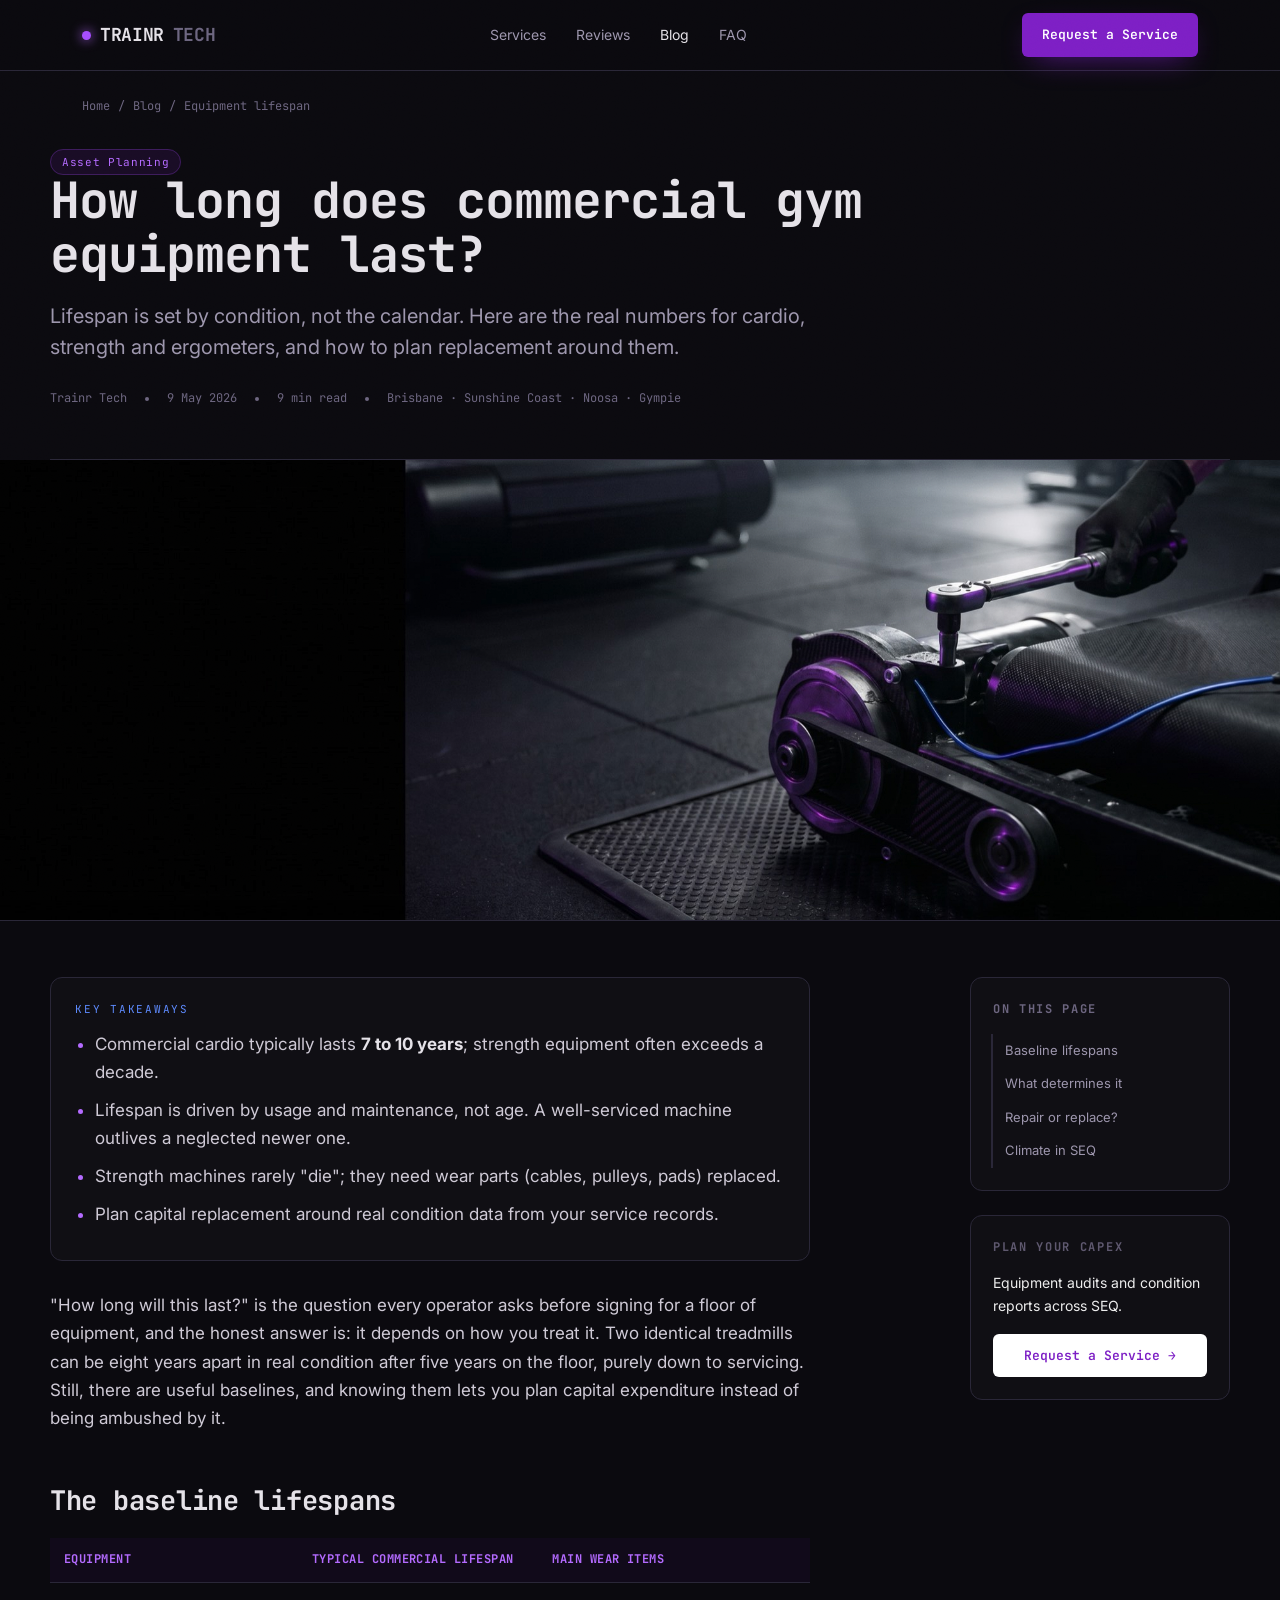
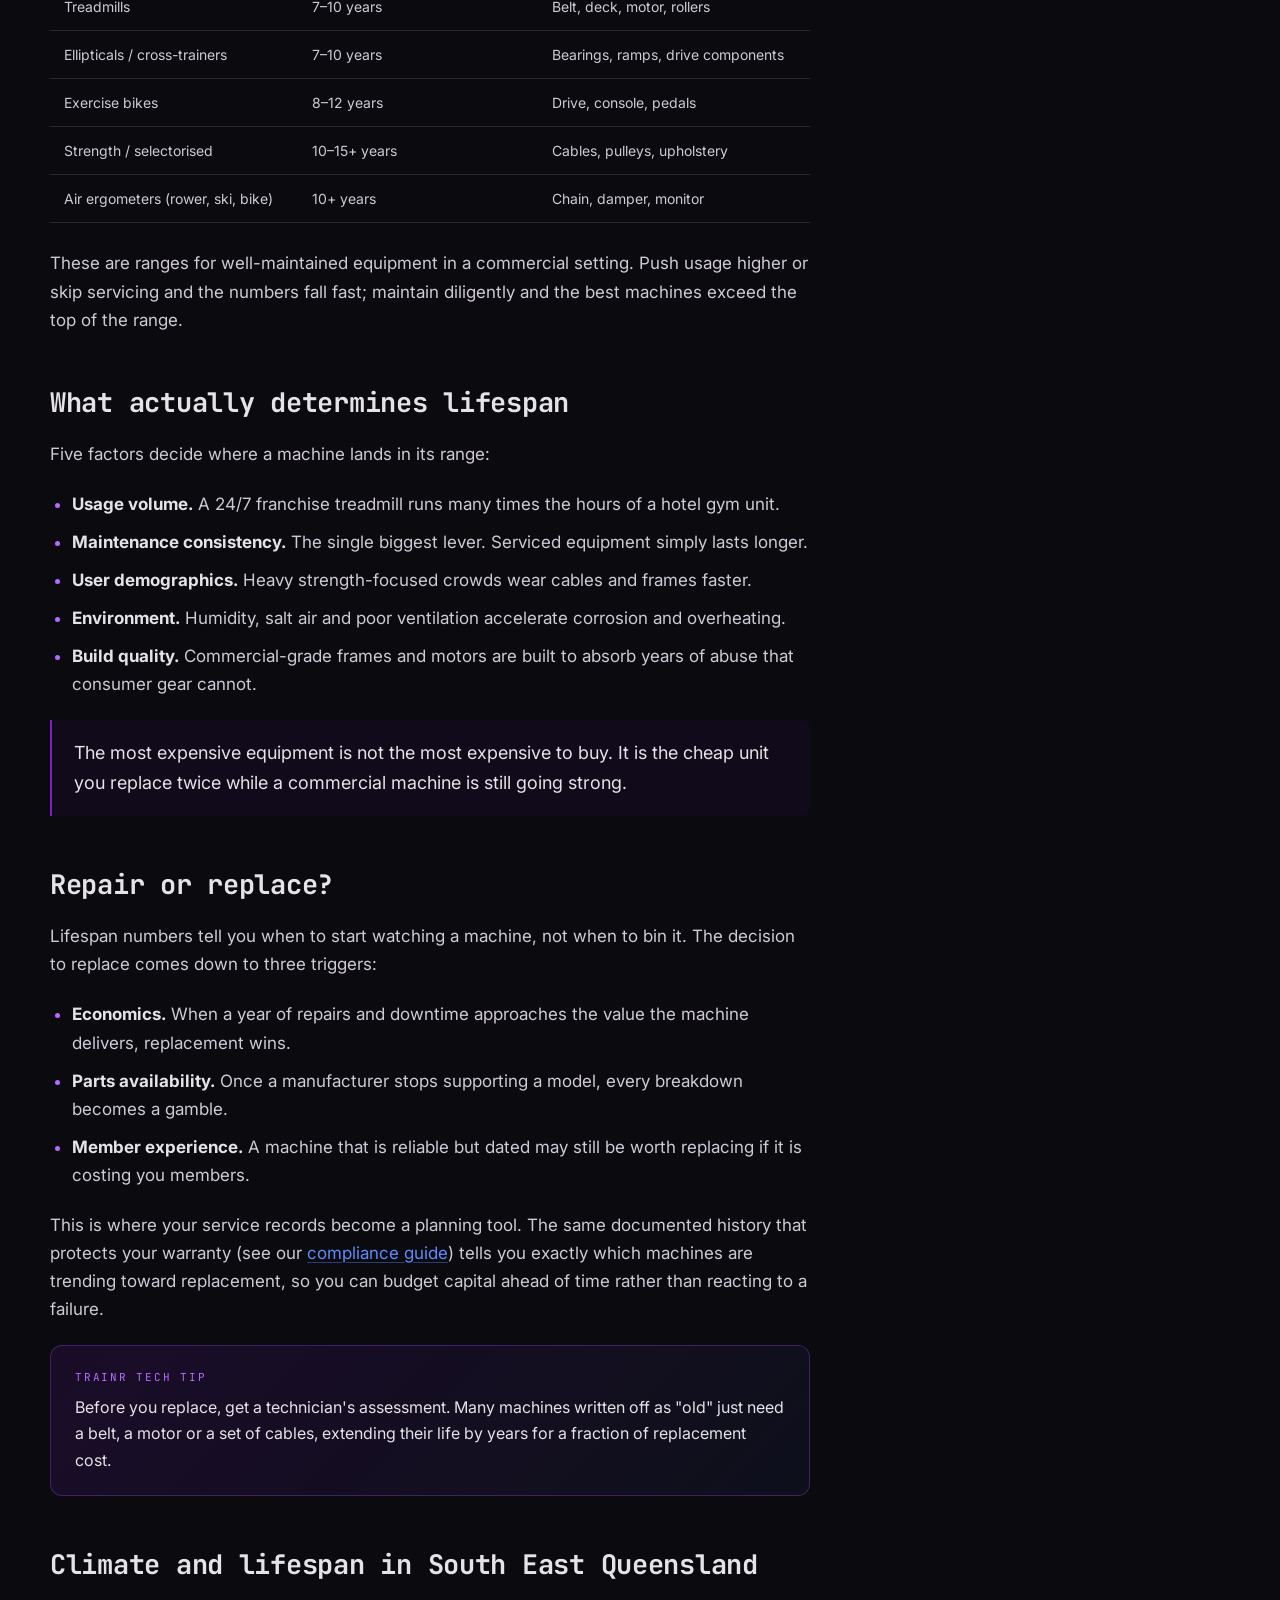
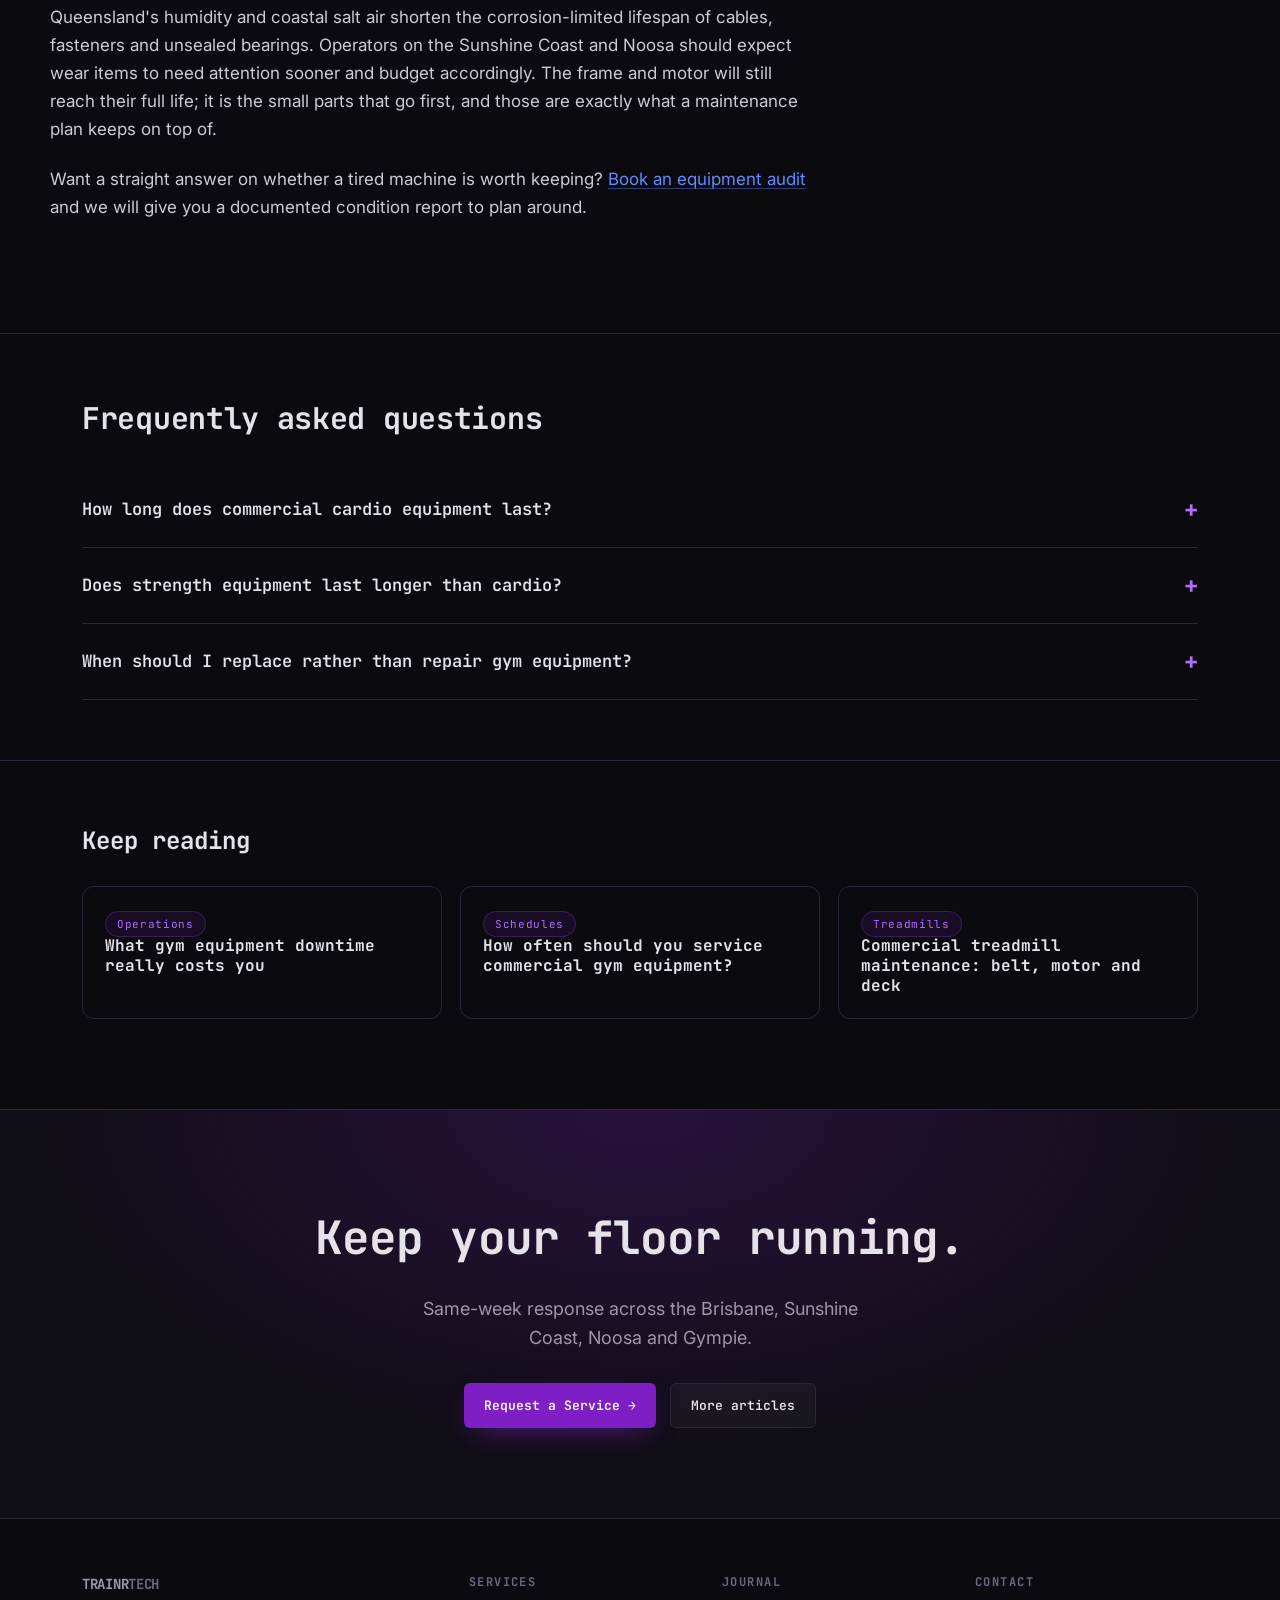
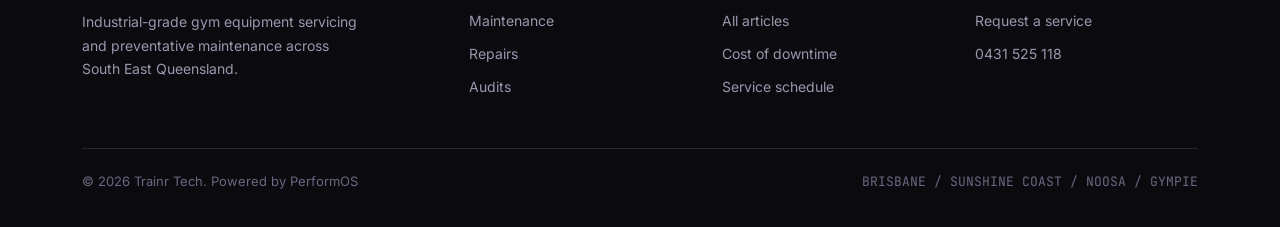
<file: blog/how-long-does-gym-equipment-last.html>
<!DOCTYPE html>
<html lang="en">
<head>
<meta charset="utf-8"/>
<meta name="viewport" content="width=device-width, initial-scale=1.0"/>
<meta name="theme-color" content="#0b0a0f"/>
<link rel="icon" href="../favicon.svg" type="image/svg+xml"/>
<link rel="apple-touch-icon" href="../favicon.svg"/>
<noscript><style>.rv{opacity:1!important;transform:none!important}</style></noscript>
<title>How Long Does Commercial Gym Equipment Last? Lifespan & Replacement</title>
<meta name="description" content="Cardio, strength and ergometers have very different lifespans. The real numbers for commercial gym equipment and how to plan replacement around them."/>
<link rel="canonical" href="https://trainrtech.com.au/blog/how-long-does-gym-equipment-last.html"/>
<meta name="robots" content="index, follow, max-image-preview:large"/>
<meta property="og:type" content="article"/>
<meta property="og:title" content="How Long Does Commercial Gym Equipment Last?"/>
<meta property="og:description" content="Lifespan and replacement timing for commercial cardio, strength and ergometers."/>
<meta property="og:url" content="https://trainrtech.com.au/blog/how-long-does-gym-equipment-last.html"/>
<meta property="og:image" content="https://trainrtech.com.au/assets/img/svc-2.jpg"/>
<meta name="twitter:card" content="summary_large_image"/>
<link rel="preconnect" href="https://fonts.googleapis.com"/>
<link rel="preconnect" href="https://fonts.gstatic.com" crossorigin/>
<link href="https://fonts.googleapis.com/css2?family=Inter:wght@400;500;600;700&family=JetBrains+Mono:wght@400;500;600;700&display=swap" rel="stylesheet"/>
<link rel="stylesheet" href="blog.css"/>
<script type="application/ld+json">
{"@context":"https://schema.org","@type":"BreadcrumbList","itemListElement":[
{"@type":"ListItem","position":1,"name":"Home","item":"https://trainrtech.com.au/"},
{"@type":"ListItem","position":2,"name":"Blog","item":"https://trainrtech.com.au/blog/"},
{"@type":"ListItem","position":3,"name":"How long does gym equipment last","item":"https://trainrtech.com.au/blog/how-long-does-gym-equipment-last.html"}]}
</script>
<script type="application/ld+json">
{"@context":"https://schema.org","@type":"Article","headline":"How Long Does Commercial Gym Equipment Last? Lifespan and Replacement Timing","image":"https://trainrtech.com.au/assets/img/svc-2.jpg","datePublished":"2026-05-09","dateModified":"2026-05-09","author":{"@type":"Organization","name":"Trainr Tech"},"publisher":{"@type":"Organization","name":"Trainr Tech","areaServed":["Brisbane","Sunshine Coast","Noosa","Gympie"]},"mainEntityOfPage":"https://trainrtech.com.au/blog/how-long-does-gym-equipment-last.html"}
</script>
<script type="application/ld+json">
{"@context":"https://schema.org","@type":"FAQPage","mainEntity":[
{"@type":"Question","name":"How long does commercial cardio equipment last?","acceptedAnswer":{"@type":"Answer","text":"Commercial cardio equipment such as treadmills and ellipticals typically lasts 7 to 10 years with proper maintenance, though the figure depends heavily on usage volume and servicing consistency rather than age alone."}},
{"@type":"Question","name":"Does strength equipment last longer than cardio?","acceptedAnswer":{"@type":"Answer","text":"Yes. Strength and selectorised equipment often lasts well over a decade because it has fewer powered components. The wear items are cables, pulleys and upholstery, which are replaceable."}},
{"@type":"Question","name":"When should I replace rather than repair gym equipment?","acceptedAnswer":{"@type":"Answer","text":"Replace when the cost of repairs and downtime over a year approaches the value the machine delivers, when parts are no longer available, or when a machine has become unreliable enough to affect member experience."}}]}
</script>
</head>
<body>
<div class="grain"></div>
<header>
  <div class="wrap nav">
    <a href="../index.html" class="logo"><span class="dot"></span>TRAINR<span style="color:var(--mute-2)">TECH</span></a>
    <nav class="nav-links">
      <a href="../index.html#process">Services</a>
      <a href="../index.html#reviews">Reviews</a>
      <a href="index.html" class="active">Blog</a>
      <a href="../index.html#faq">FAQ</a>
    </nav>
    <a href="../request.html" class="btn btn-primary">Request a Service</a>
  </div>
</header>

<div class="wrap"><div class="crumbs"><a href="../index.html">Home</a><span>/</span><a href="index.html">Blog</a><span>/</span>Equipment lifespan</div></div>

<article>
<div class="wrap art-hero">
  <span class="tag">Asset Planning</span>
  <h1>How long does commercial gym equipment last?</h1>
  <p class="standfirst">Lifespan is set by condition, not the calendar. Here are the real numbers for cardio, strength and ergometers, and how to plan replacement around them.</p>
  <div class="art-meta"><span>Trainr Tech</span><span class="dot"></span><span>9 May 2026</span><span class="dot"></span><span>9 min read</span><span class="dot"></span><span>Brisbane · Sunshine Coast · Noosa · Gympie</span></div>
</div>
<figure class="art-figure"><img loading="lazy" src="../assets/img/svc-2.jpg" alt="Internal components of a commercial treadmill exposed for service"/></figure>

<div class="wrap layout">
  <div class="prose">
    <div class="keytakeaways">
      <div class="lab">Key takeaways</div>
      <ul>
        <li>Commercial cardio typically lasts <strong>7 to 10 years</strong>; strength equipment often exceeds a decade.</li>
        <li>Lifespan is driven by usage and maintenance, not age. A well-serviced machine outlives a neglected newer one.</li>
        <li>Strength machines rarely "die"; they need wear parts (cables, pulleys, pads) replaced.</li>
        <li>Plan capital replacement around real condition data from your service records.</li>
      </ul>
    </div>

    <p>"How long will this last?" is the question every operator asks before signing for a floor of equipment, and the honest answer is: it depends on how you treat it. Two identical treadmills can be eight years apart in real condition after five years on the floor, purely down to servicing. Still, there are useful baselines, and knowing them lets you plan capital expenditure instead of being ambushed by it.</p>

    <h2 id="numbers">The baseline lifespans</h2>
    <table>
      <thead><tr><th>Equipment</th><th>Typical commercial lifespan</th><th>Main wear items</th></tr></thead>
      <tbody>
        <tr><td>Treadmills</td><td>7–10 years</td><td>Belt, deck, motor, rollers</td></tr>
        <tr><td>Ellipticals / cross-trainers</td><td>7–10 years</td><td>Bearings, ramps, drive components</td></tr>
        <tr><td>Exercise bikes</td><td>8–12 years</td><td>Drive, console, pedals</td></tr>
        <tr><td>Strength / selectorised</td><td>10–15+ years</td><td>Cables, pulleys, upholstery</td></tr>
        <tr><td>Air ergometers (rower, ski, bike)</td><td>10+ years</td><td>Chain, damper, monitor</td></tr>
      </tbody>
    </table>
    <p>These are ranges for well-maintained equipment in a commercial setting. Push usage higher or skip servicing and the numbers fall fast; maintain diligently and the best machines exceed the top of the range.</p>

    <h2 id="factors">What actually determines lifespan</h2>
    <p>Five factors decide where a machine lands in its range:</p>
    <ul>
      <li><strong>Usage volume.</strong> A 24/7 franchise treadmill runs many times the hours of a hotel gym unit.</li>
      <li><strong>Maintenance consistency.</strong> The single biggest lever. Serviced equipment simply lasts longer.</li>
      <li><strong>User demographics.</strong> Heavy strength-focused crowds wear cables and frames faster.</li>
      <li><strong>Environment.</strong> Humidity, salt air and poor ventilation accelerate corrosion and overheating.</li>
      <li><strong>Build quality.</strong> Commercial-grade frames and motors are built to absorb years of abuse that consumer gear cannot.</li>
    </ul>

    <blockquote>The most expensive equipment is not the most expensive to buy. It is the cheap unit you replace twice while a commercial machine is still going strong.</blockquote>

    <h2 id="repair-replace">Repair or replace?</h2>
    <p>Lifespan numbers tell you when to start watching a machine, not when to bin it. The decision to replace comes down to three triggers:</p>
    <ul>
      <li><strong>Economics.</strong> When a year of repairs and downtime approaches the value the machine delivers, replacement wins.</li>
      <li><strong>Parts availability.</strong> Once a manufacturer stops supporting a model, every breakdown becomes a gamble.</li>
      <li><strong>Member experience.</strong> A machine that is reliable but dated may still be worth replacing if it is costing you members.</li>
    </ul>
    <p>This is where your service records become a planning tool. The same documented history that protects your warranty (see our <a href="gym-equipment-safety-compliance-australia.html">compliance guide</a>) tells you exactly which machines are trending toward replacement, so you can budget capital ahead of time rather than reacting to a failure.</p>

    <div class="callout">
      <div class="lab">Trainr Tech tip</div>
      <p>Before you replace, get a technician's assessment. Many machines written off as "old" just need a belt, a motor or a set of cables, extending their life by years for a fraction of replacement cost.</p>
    </div>

    <h2 id="local">Climate and lifespan in South East Queensland</h2>
    <p>Queensland's humidity and coastal salt air shorten the corrosion-limited lifespan of cables, fasteners and unsealed bearings. Operators on the Sunshine Coast and Noosa should expect wear items to need attention sooner and budget accordingly. The frame and motor will still reach their full life; it is the small parts that go first, and those are exactly what a maintenance plan keeps on top of.</p>
    <p>Want a straight answer on whether a tired machine is worth keeping? <a href="../request.html">Book an equipment audit</a> and we will give you a documented condition report to plan around.</p>
  </div>

  <aside class="aside">
    <div class="box toc">
      <h4>On this page</h4>
      <a href="#numbers">Baseline lifespans</a>
      <a href="#factors">What determines it</a>
      <a href="#repair-replace">Repair or replace?</a>
      <a href="#local">Climate in SEQ</a>
    </div>
    <div class="box cta-box">
      <h4>Plan your capex</h4>
      <p>Equipment audits and condition reports across SEQ.</p>
      <a href="../request.html" class="btn">Request a Service →</a>
    </div>
  </aside>
</div>

<div class="faq-sec"><div class="wrap">
  <h2>Frequently asked questions</h2>
  <div class="qa"><button>How long does commercial cardio equipment last?<span class="pm">+</span></button><div class="ans"><p>Commercial cardio such as treadmills and ellipticals typically lasts 7 to 10 years with proper maintenance, though the figure depends heavily on usage volume and servicing consistency rather than age alone.</p></div></div>
  <div class="qa"><button>Does strength equipment last longer than cardio?<span class="pm">+</span></button><div class="ans"><p>Yes. Strength and selectorised equipment often lasts well over a decade because it has fewer powered components. The wear items are cables, pulleys and upholstery, which are replaceable.</p></div></div>
  <div class="qa"><button>When should I replace rather than repair gym equipment?<span class="pm">+</span></button><div class="ans"><p>Replace when the cost of repairs and downtime over a year approaches the value the machine delivers, when parts are no longer available, or when a machine has become unreliable enough to affect member experience.</p></div></div>
</div></div>

<div class="related"><div class="wrap">
  <h2>Keep reading</h2>
  <div class="rel-grid">
    <a class="rel-card" href="cost-of-gym-equipment-downtime.html"><span class="tag">Operations</span><h3>What gym equipment downtime really costs you</h3></a>
    <a class="rel-card" href="how-often-service-commercial-gym-equipment.html"><span class="tag">Schedules</span><h3>How often should you service commercial gym equipment?</h3></a>
    <a class="rel-card" href="commercial-treadmill-maintenance.html"><span class="tag">Treadmills</span><h3>Commercial treadmill maintenance: belt, motor and deck</h3></a>
  </div>
</div></div>
</article>

<div class="ctaband"><div class="wrap">
  <h2>Keep your floor running.</h2>
  <p>Same-week response across the Brisbane, Sunshine Coast, Noosa and Gympie.</p>
  <div class="cta"><a href="../request.html" class="btn btn-primary">Request a Service →</a><a href="index.html" class="btn btn-ghost">More articles</a></div>
</div></div>

<footer><div class="wrap">
  <div class="foot">
    <div><a href="../index.html" class="logo"><span class="dot"></span>TRAINR<span style="color:var(--mute-2)">TECH</span></a><p class="blurb">Industrial-grade gym equipment servicing and preventative maintenance across South East Queensland.</p></div>
    <div><h4>Services</h4><a href="../index.html#process">Maintenance</a><a href="../index.html#process">Repairs</a><a href="../index.html#process">Audits</a></div>
    <div><h4>Journal</h4><a href="index.html">All articles</a><a href="cost-of-gym-equipment-downtime.html">Cost of downtime</a><a href="how-often-service-commercial-gym-equipment.html">Service schedule</a></div>
    <div><h4>Contact</h4><a href="../request.html">Request a service</a><a href="tel:0431525118">0431 525 118</a></div>
  </div>
  <div class="foot-bottom"><span>© 2026 Trainr Tech. Powered by PerformOS</span><span class="mono">BRISBANE / SUNSHINE COAST / NOOSA / GYMPIE</span></div>
</div></footer>

<script>
document.querySelectorAll('.qa button').forEach(b=>{b.setAttribute('aria-expanded','false');b.addEventListener('click',()=>{const qa=b.parentElement,open=qa.classList.contains('open');document.querySelectorAll('.qa').forEach(x=>{x.classList.remove('open');const z=x.querySelector('button');if(z)z.setAttribute('aria-expanded','false');});if(!open){qa.classList.add('open');b.setAttribute('aria-expanded','true');}});});
</script>
</body>
</html>
</file>
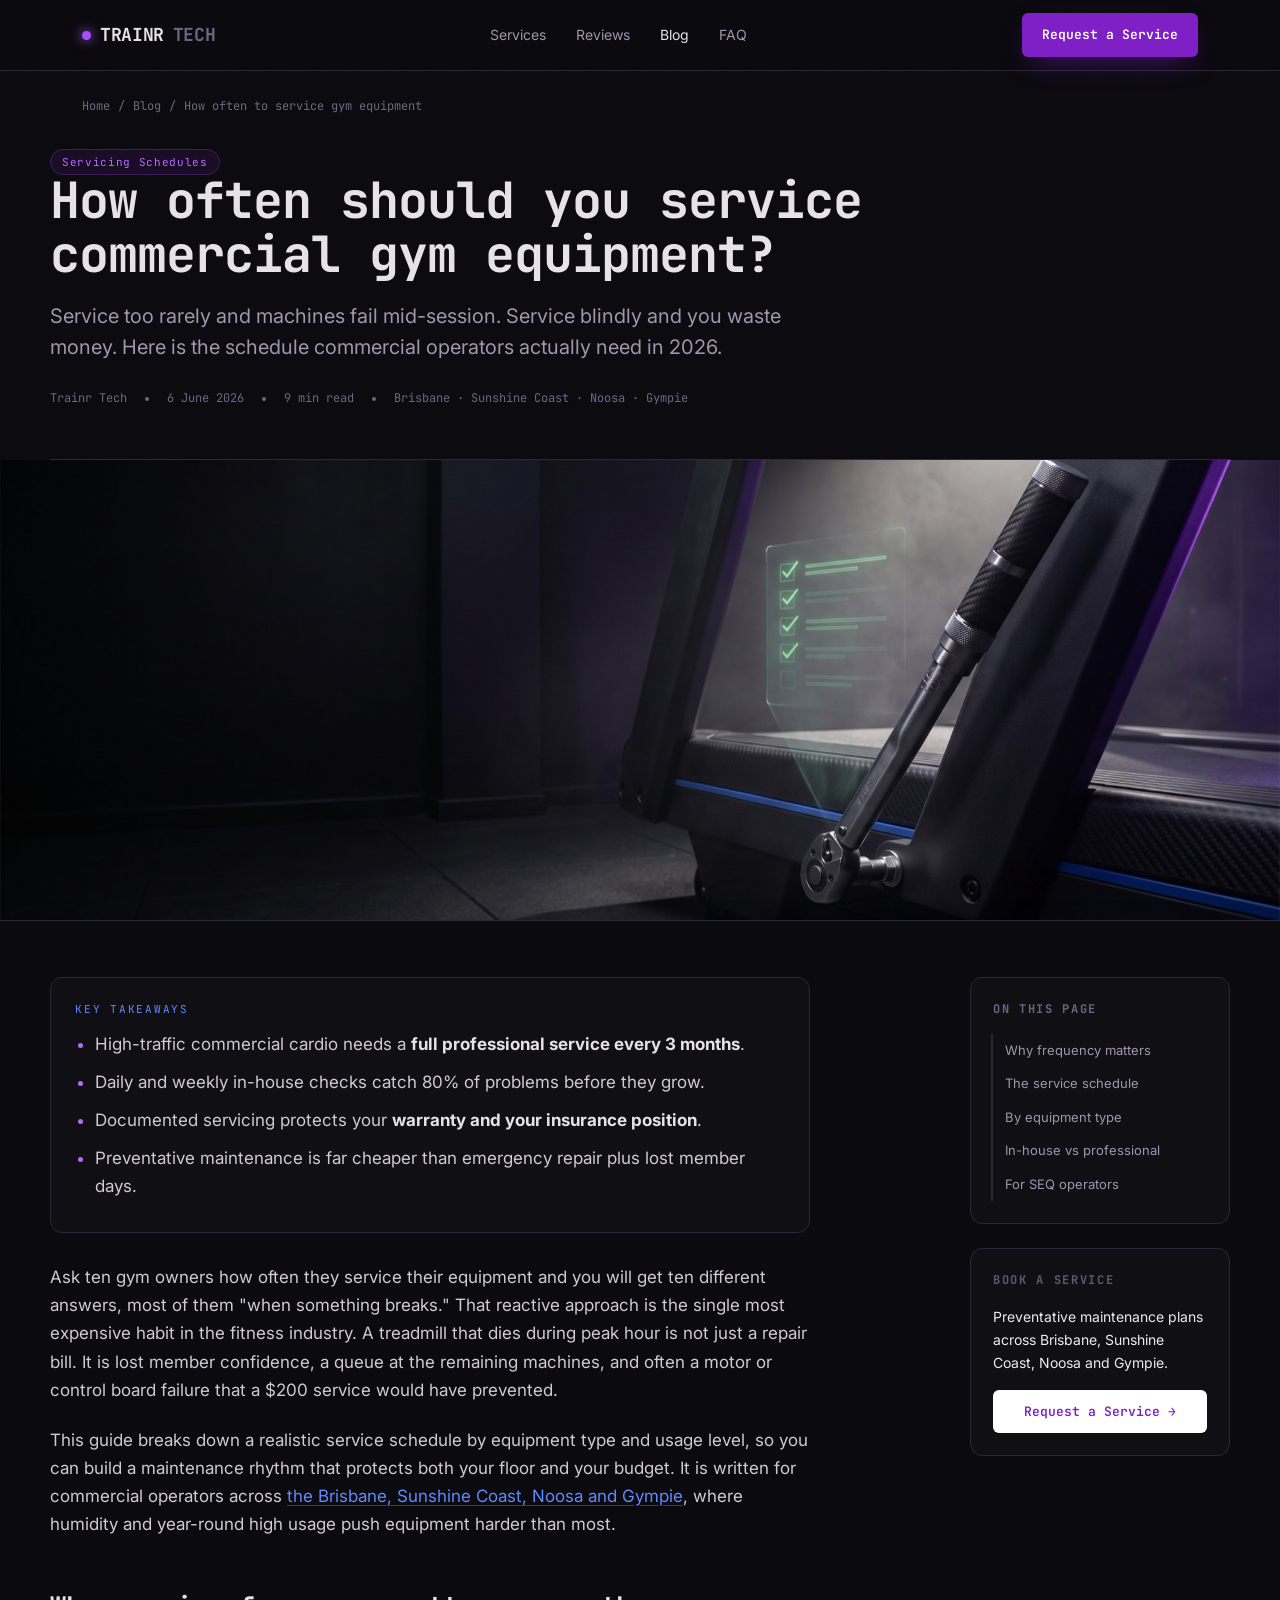
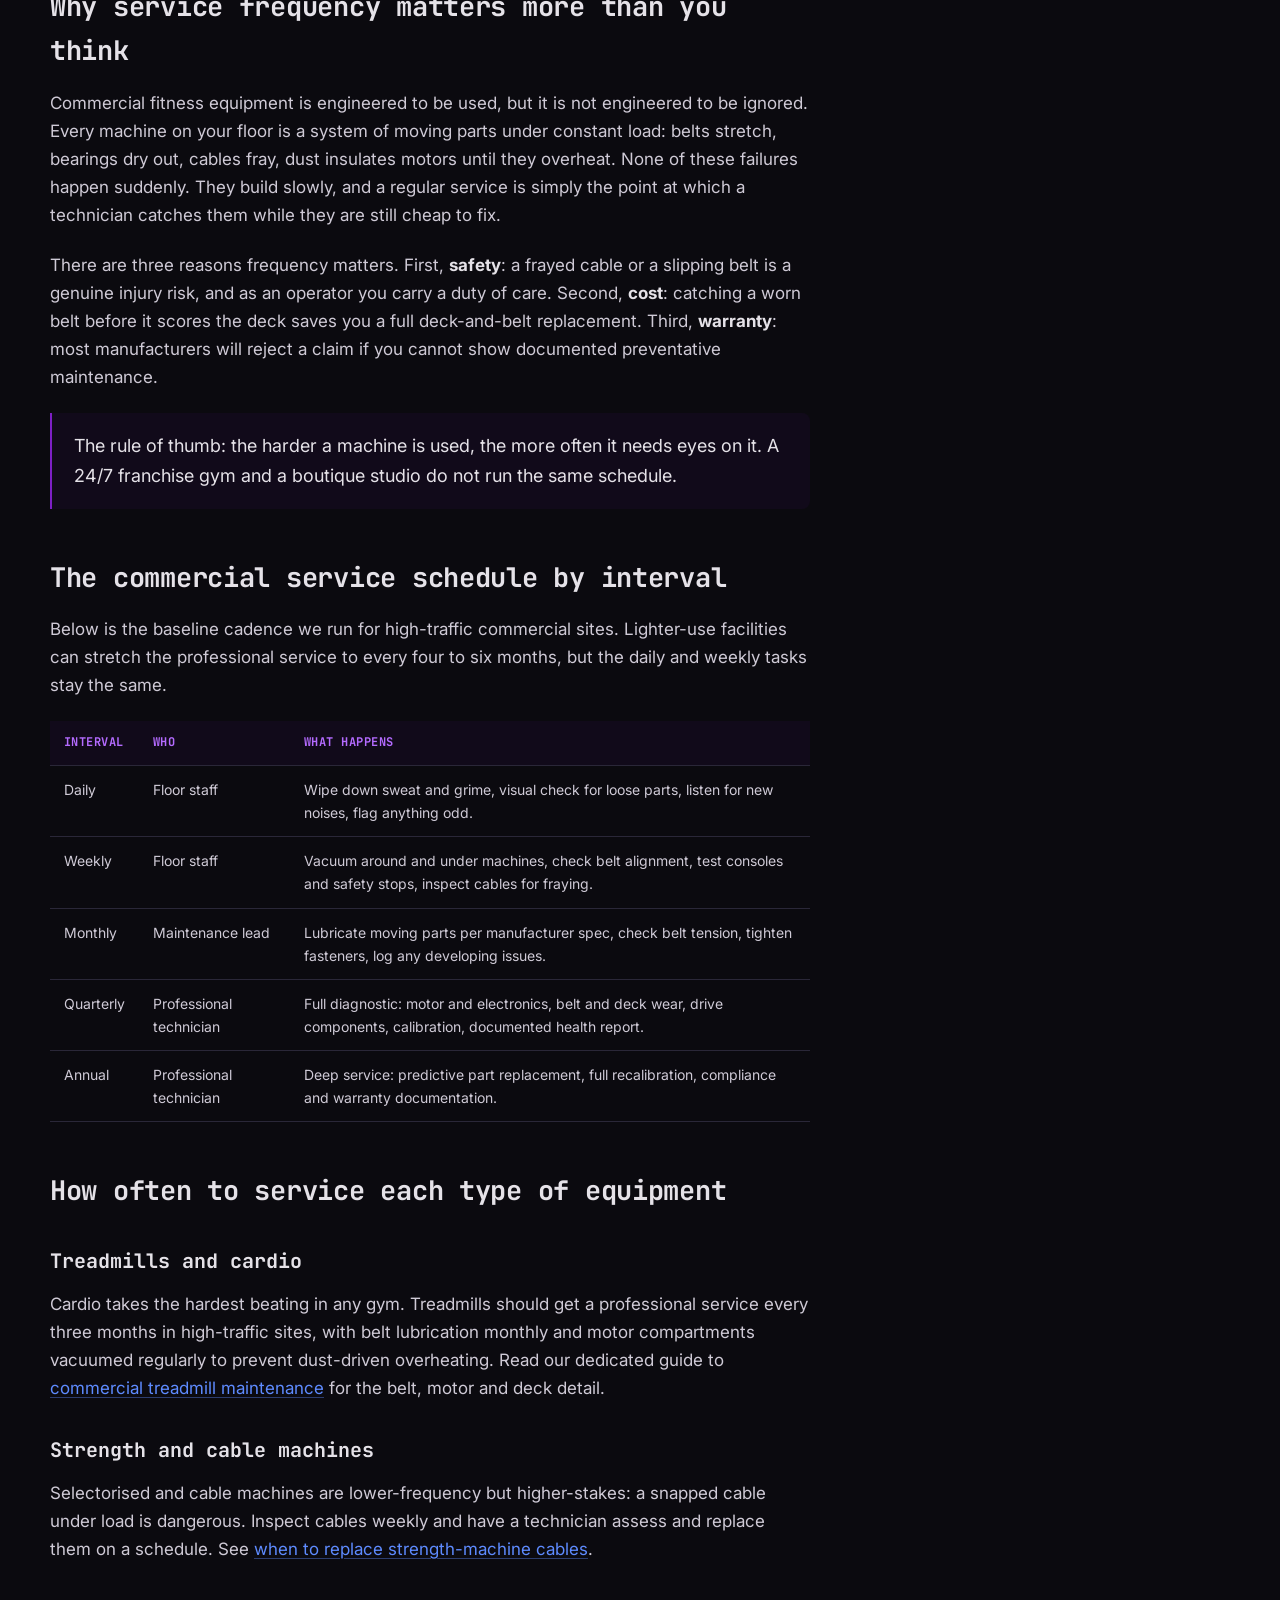
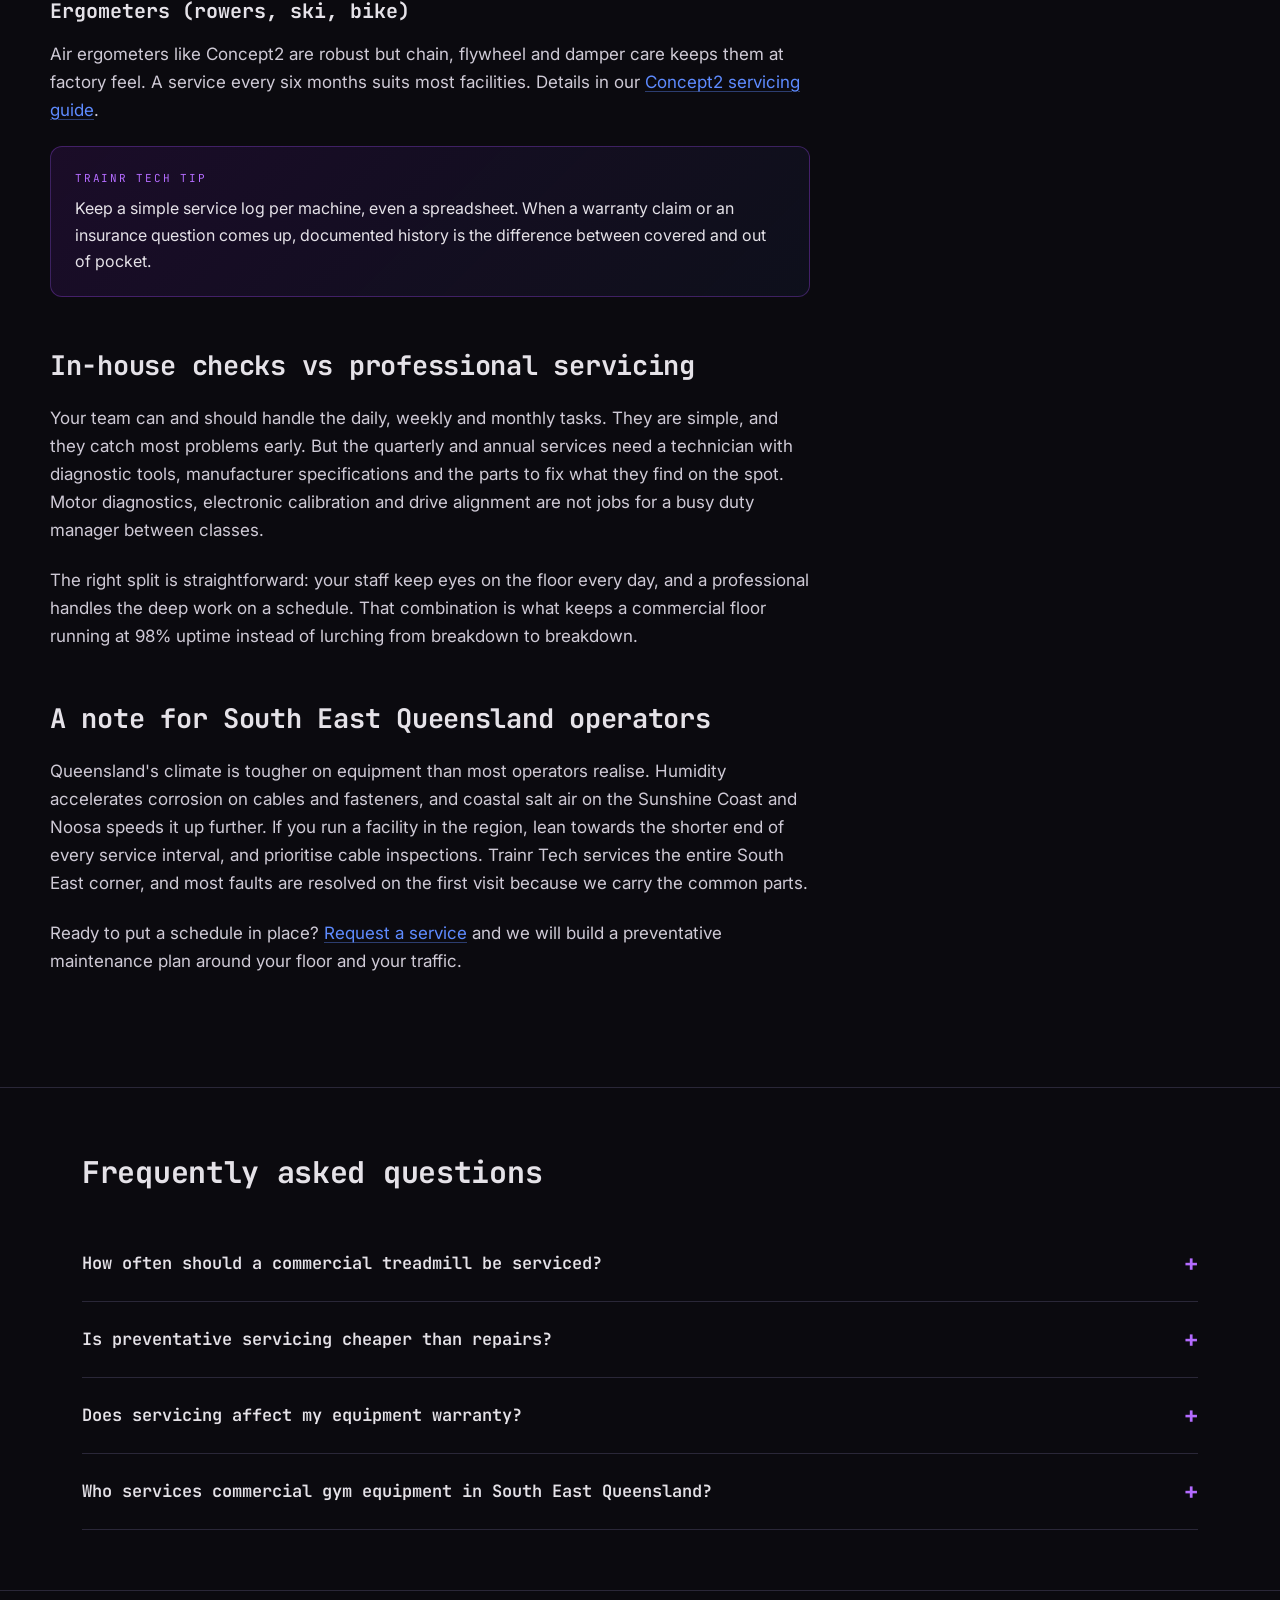
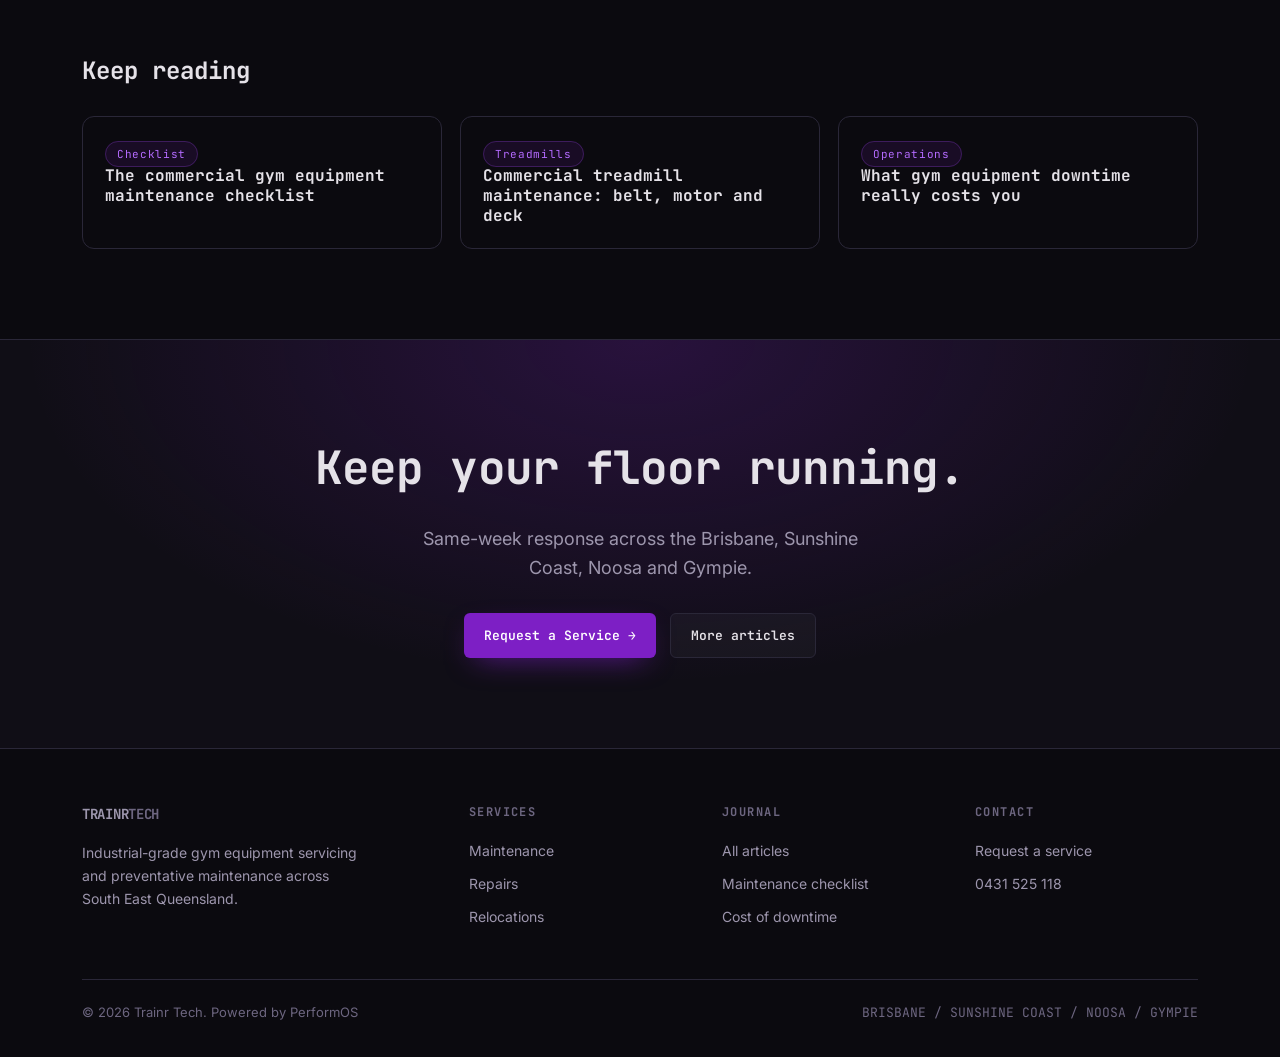
<file: blog/how-often-service-commercial-gym-equipment.html>
<!DOCTYPE html>
<html lang="en">
<head>
<meta charset="utf-8"/>
<meta name="viewport" content="width=device-width, initial-scale=1.0"/>
<meta name="theme-color" content="#0b0a0f"/>
<link rel="icon" href="../favicon.svg" type="image/svg+xml"/>
<link rel="apple-touch-icon" href="../favicon.svg"/>
<noscript><style>.rv{opacity:1!important;transform:none!important}</style></noscript>
<title>How Often Should You Service Commercial Gym Equipment? (2026 QLD Guide)</title>
<meta name="description" content="A clear service schedule for commercial gym equipment: how often to service treadmills, strength machines and ergometers in 2026, and why it matters for QLD operators."/>
<link rel="canonical" href="https://trainrtech.com.au/blog/how-often-service-commercial-gym-equipment.html"/>
<meta name="robots" content="index, follow, max-image-preview:large"/>
<meta property="og:type" content="article"/>
<meta property="og:title" content="How Often Should You Service Commercial Gym Equipment? (2026 QLD Guide)"/>
<meta property="og:description" content="The exact service rhythm that prevents breakdowns, protects your warranty and keeps members on the floor."/>
<meta property="og:url" content="https://trainrtech.com.au/blog/how-often-service-commercial-gym-equipment.html"/>
<meta property="og:image" content="https://trainrtech.com.au/assets/img/t1.jpg"/>
<meta name="twitter:card" content="summary_large_image"/>
<link rel="preconnect" href="https://fonts.googleapis.com"/>
<link rel="preconnect" href="https://fonts.gstatic.com" crossorigin/>
<link href="https://fonts.googleapis.com/css2?family=Inter:wght@400;500;600;700&family=JetBrains+Mono:wght@400;500;600;700&display=swap" rel="stylesheet"/>
<link rel="stylesheet" href="blog.css"/>
<script type="application/ld+json">
{
  "@context":"https://schema.org",
  "@type":"BreadcrumbList",
  "itemListElement":[
    {"@type":"ListItem","position":1,"name":"Home","item":"https://trainrtech.com.au/"},
    {"@type":"ListItem","position":2,"name":"Blog","item":"https://trainrtech.com.au/blog/"},
    {"@type":"ListItem","position":3,"name":"How often to service commercial gym equipment","item":"https://trainrtech.com.au/blog/how-often-service-commercial-gym-equipment.html"}
  ]
}
</script>
<script type="application/ld+json">
{
  "@context":"https://schema.org",
  "@type":"Article",
  "headline":"How Often Should You Service Commercial Gym Equipment? (2026 QLD Guide)",
  "description":"A clear service schedule for commercial gym equipment in 2026, written for South East Queensland gym operators.",
  "image":"https://trainrtech.com.au/assets/img/t1.jpg",
  "datePublished":"2026-06-06",
  "dateModified":"2026-06-06",
  "author":{"@type":"Organization","name":"Trainr Tech"},
  "publisher":{"@type":"Organization","name":"Trainr Tech","areaServed":["Brisbane","Sunshine Coast","Noosa","Gympie"]},
  "mainEntityOfPage":"https://trainrtech.com.au/blog/how-often-service-commercial-gym-equipment.html"
}
</script>
<script type="application/ld+json">
{
  "@context":"https://schema.org",
  "@type":"FAQPage",
  "mainEntity":[
    {"@type":"Question","name":"How often should a commercial treadmill be serviced?","acceptedAnswer":{"@type":"Answer","text":"In a high-traffic commercial gym, a full professional treadmill service every three months is the safe baseline. That covers belt tension, deck wear, lubrication and electronic diagnostics. Light daily and weekly checks happen in between."}},
    {"@type":"Question","name":"Is preventative servicing cheaper than repairs?","acceptedAnswer":{"@type":"Answer","text":"Almost always. A scheduled service costs a fraction of an emergency motor or board replacement, and it prevents the lost membership revenue that comes from out-of-order machines."}},
    {"@type":"Question","name":"Does servicing affect my equipment warranty?","acceptedAnswer":{"@type":"Answer","text":"Yes. Most commercial manufacturers require documented preventative maintenance to honour a warranty claim. Keeping service records protects both your equipment and your cover."}},
    {"@type":"Question","name":"Who services commercial gym equipment in South East Queensland?","acceptedAnswer":{"@type":"Answer","text":"Trainr Tech services commercial fitness equipment across the Brisbane, Sunshine Coast, Noosa and Gympie, with most faults fixed on the first visit."}}
  ]
}
</script>
</head>
<body>
<div class="grain"></div>
<header>
  <div class="wrap nav">
    <a href="../index.html" class="logo"><span class="dot"></span>TRAINR<span style="color:var(--mute-2)">TECH</span></a>
    <nav class="nav-links">
      <a href="../index.html#process">Services</a>
      <a href="../index.html#reviews">Reviews</a>
      <a href="index.html" class="active">Blog</a>
      <a href="../index.html#faq">FAQ</a>
    </nav>
    <a href="../request.html" class="btn btn-primary">Request a Service</a>
  </div>
</header>

<div class="wrap">
  <div class="crumbs"><a href="../index.html">Home</a><span>/</span><a href="index.html">Blog</a><span>/</span>How often to service gym equipment</div>
</div>

<article>
<div class="wrap art-hero">
  <span class="tag">Servicing Schedules</span>
  <h1>How often should you service commercial gym equipment?</h1>
  <p class="standfirst">Service too rarely and machines fail mid-session. Service blindly and you waste money. Here is the schedule commercial operators actually need in 2026.</p>
  <div class="art-meta">
    <span>Trainr Tech</span><span class="dot"></span><span>6 June 2026</span><span class="dot"></span><span>9 min read</span><span class="dot"></span><span>Brisbane · Sunshine Coast · Noosa · Gympie</span>
  </div>
</div>

<figure class="art-figure"><img loading="lazy" src="../assets/img/svc-1.jpg" alt="Technician running diagnostics on a commercial treadmill"/></figure>

<div class="wrap layout">
  <div class="prose">
    <div class="keytakeaways">
      <div class="lab">Key takeaways</div>
      <ul>
        <li>High-traffic commercial cardio needs a <strong>full professional service every 3 months</strong>.</li>
        <li>Daily and weekly in-house checks catch 80% of problems before they grow.</li>
        <li>Documented servicing protects your <strong>warranty and your insurance position</strong>.</li>
        <li>Preventative maintenance is far cheaper than emergency repair plus lost member days.</li>
      </ul>
    </div>

    <p>Ask ten gym owners how often they service their equipment and you will get ten different answers, most of them "when something breaks." That reactive approach is the single most expensive habit in the fitness industry. A treadmill that dies during peak hour is not just a repair bill. It is lost member confidence, a queue at the remaining machines, and often a motor or control board failure that a $200 service would have prevented.</p>
    <p>This guide breaks down a realistic service schedule by equipment type and usage level, so you can build a maintenance rhythm that protects both your floor and your budget. It is written for commercial operators across <a href="../request.html">the Brisbane, Sunshine Coast, Noosa and Gympie</a>, where humidity and year-round high usage push equipment harder than most.</p>

    <h2 id="why">Why service frequency matters more than you think</h2>
    <p>Commercial fitness equipment is engineered to be used, but it is not engineered to be ignored. Every machine on your floor is a system of moving parts under constant load: belts stretch, bearings dry out, cables fray, dust insulates motors until they overheat. None of these failures happen suddenly. They build slowly, and a regular service is simply the point at which a technician catches them while they are still cheap to fix.</p>
    <p>There are three reasons frequency matters. First, <strong>safety</strong>: a frayed cable or a slipping belt is a genuine injury risk, and as an operator you carry a duty of care. Second, <strong>cost</strong>: catching a worn belt before it scores the deck saves you a full deck-and-belt replacement. Third, <strong>warranty</strong>: most manufacturers will reject a claim if you cannot show documented preventative maintenance.</p>

    <blockquote>The rule of thumb: the harder a machine is used, the more often it needs eyes on it. A 24/7 franchise gym and a boutique studio do not run the same schedule.</blockquote>

    <h2 id="schedule">The commercial service schedule by interval</h2>
    <p>Below is the baseline cadence we run for high-traffic commercial sites. Lighter-use facilities can stretch the professional service to every four to six months, but the daily and weekly tasks stay the same.</p>

    <table>
      <thead><tr><th>Interval</th><th>Who</th><th>What happens</th></tr></thead>
      <tbody>
        <tr><td>Daily</td><td>Floor staff</td><td>Wipe down sweat and grime, visual check for loose parts, listen for new noises, flag anything odd.</td></tr>
        <tr><td>Weekly</td><td>Floor staff</td><td>Vacuum around and under machines, check belt alignment, test consoles and safety stops, inspect cables for fraying.</td></tr>
        <tr><td>Monthly</td><td>Maintenance lead</td><td>Lubricate moving parts per manufacturer spec, check belt tension, tighten fasteners, log any developing issues.</td></tr>
        <tr><td>Quarterly</td><td>Professional technician</td><td>Full diagnostic: motor and electronics, belt and deck wear, drive components, calibration, documented health report.</td></tr>
        <tr><td>Annual</td><td>Professional technician</td><td>Deep service: predictive part replacement, full recalibration, compliance and warranty documentation.</td></tr>
      </tbody>
    </table>

    <h2 id="by-type">How often to service each type of equipment</h2>
    <h3>Treadmills and cardio</h3>
    <p>Cardio takes the hardest beating in any gym. Treadmills should get a professional service every three months in high-traffic sites, with belt lubrication monthly and motor compartments vacuumed regularly to prevent dust-driven overheating. Read our dedicated guide to <a href="commercial-treadmill-maintenance.html">commercial treadmill maintenance</a> for the belt, motor and deck detail.</p>
    <h3>Strength and cable machines</h3>
    <p>Selectorised and cable machines are lower-frequency but higher-stakes: a snapped cable under load is dangerous. Inspect cables weekly and have a technician assess and replace them on a schedule. See <a href="when-to-replace-strength-cables.html">when to replace strength-machine cables</a>.</p>
    <h3>Ergometers (rowers, ski, bike)</h3>
    <p>Air ergometers like Concept2 are robust but chain, flywheel and damper care keeps them at factory feel. A service every six months suits most facilities. Details in our <a href="concept2-servicing-guide.html">Concept2 servicing guide</a>.</p>

    <div class="callout">
      <div class="lab">Trainr Tech tip</div>
      <p>Keep a simple service log per machine, even a spreadsheet. When a warranty claim or an insurance question comes up, documented history is the difference between covered and out of pocket.</p>
    </div>

    <h2 id="diy-vs-pro">In-house checks vs professional servicing</h2>
    <p>Your team can and should handle the daily, weekly and monthly tasks. They are simple, and they catch most problems early. But the quarterly and annual services need a technician with diagnostic tools, manufacturer specifications and the parts to fix what they find on the spot. Motor diagnostics, electronic calibration and drive alignment are not jobs for a busy duty manager between classes.</p>
    <p>The right split is straightforward: your staff keep eyes on the floor every day, and a professional handles the deep work on a schedule. That combination is what keeps a commercial floor running at 98% uptime instead of lurching from breakdown to breakdown.</p>

    <h2 id="local">A note for South East Queensland operators</h2>
    <p>Queensland's climate is tougher on equipment than most operators realise. Humidity accelerates corrosion on cables and fasteners, and coastal salt air on the Sunshine Coast and Noosa speeds it up further. If you run a facility in the region, lean towards the shorter end of every service interval, and prioritise cable inspections. Trainr Tech services the entire South East corner, and most faults are resolved on the first visit because we carry the common parts.</p>
    <p>Ready to put a schedule in place? <a href="../request.html">Request a service</a> and we will build a preventative maintenance plan around your floor and your traffic.</p>
  </div>

  <aside class="aside">
    <div class="box toc">
      <h4>On this page</h4>
      <a href="#why">Why frequency matters</a>
      <a href="#schedule">The service schedule</a>
      <a href="#by-type">By equipment type</a>
      <a href="#diy-vs-pro">In-house vs professional</a>
      <a href="#local">For SEQ operators</a>
    </div>
    <div class="box cta-box">
      <h4>Book a service</h4>
      <p>Preventative maintenance plans across Brisbane, Sunshine Coast, Noosa and Gympie.</p>
      <a href="../request.html" class="btn">Request a Service →</a>
    </div>
  </aside>
</div>

<div class="faq-sec">
  <div class="wrap">
    <h2>Frequently asked questions</h2>
    <div class="qa"><button>How often should a commercial treadmill be serviced?<span class="pm">+</span></button><div class="ans"><p>In a high-traffic commercial gym, a full professional treadmill service every three months is the safe baseline, covering belt tension, deck wear, lubrication and electronic diagnostics. Light daily and weekly checks happen in between.</p></div></div>
    <div class="qa"><button>Is preventative servicing cheaper than repairs?<span class="pm">+</span></button><div class="ans"><p>Almost always. A scheduled service costs a fraction of an emergency motor or board replacement, and it prevents the lost membership revenue that comes from out-of-order machines. See our breakdown of <a href="cost-of-gym-equipment-downtime.html">the cost of downtime</a>.</p></div></div>
    <div class="qa"><button>Does servicing affect my equipment warranty?<span class="pm">+</span></button><div class="ans"><p>Yes. Most commercial manufacturers require documented preventative maintenance to honour a warranty claim. Keeping service records protects both your equipment and your cover.</p></div></div>
    <div class="qa"><button>Who services commercial gym equipment in South East Queensland?<span class="pm">+</span></button><div class="ans"><p>Trainr Tech services commercial fitness equipment across the Brisbane, Sunshine Coast, Noosa and Gympie, with most faults fixed on the first visit.</p></div></div>
  </div>
</div>

<div class="related">
  <div class="wrap">
    <h2>Keep reading</h2>
    <div class="rel-grid">
      <a class="rel-card" href="commercial-gym-equipment-maintenance-checklist.html"><span class="tag">Checklist</span><h3>The commercial gym equipment maintenance checklist</h3></a>
      <a class="rel-card" href="commercial-treadmill-maintenance.html"><span class="tag">Treadmills</span><h3>Commercial treadmill maintenance: belt, motor and deck</h3></a>
      <a class="rel-card" href="cost-of-gym-equipment-downtime.html"><span class="tag">Operations</span><h3>What gym equipment downtime really costs you</h3></a>
    </div>
  </div>
</div>
</article>

<div class="ctaband">
  <div class="wrap">
    <h2>Keep your floor running.</h2>
    <p>Same-week response across the Brisbane, Sunshine Coast, Noosa and Gympie.</p>
    <div class="cta">
      <a href="../request.html" class="btn btn-primary">Request a Service →</a>
      <a href="index.html" class="btn btn-ghost">More articles</a>
    </div>
  </div>
</div>

<footer>
  <div class="wrap">
    <div class="foot">
      <div>
        <a href="../index.html" class="logo"><span class="dot"></span>TRAINR<span style="color:var(--mute-2)">TECH</span></a>
        <p class="blurb">Industrial-grade gym equipment servicing and preventative maintenance across South East Queensland.</p>
      </div>
      <div><h4>Services</h4><a href="../index.html#process">Maintenance</a><a href="../index.html#process">Repairs</a><a href="../index.html#process">Relocations</a></div>
      <div><h4>Journal</h4><a href="index.html">All articles</a><a href="commercial-gym-equipment-maintenance-checklist.html">Maintenance checklist</a><a href="cost-of-gym-equipment-downtime.html">Cost of downtime</a></div>
      <div><h4>Contact</h4><a href="../request.html">Request a service</a><a href="tel:0431525118">0431 525 118</a></div>
    </div>
    <div class="foot-bottom">
      <span>© 2026 Trainr Tech. Powered by PerformOS</span>
      <span class="mono">BRISBANE / SUNSHINE COAST / NOOSA / GYMPIE</span>
    </div>
  </div>
</footer>

<script>
document.querySelectorAll('.qa button').forEach(b=>{
  b.setAttribute('aria-expanded','false');
  b.addEventListener('click',()=>{
    const qa=b.parentElement,open=qa.classList.contains('open');
    document.querySelectorAll('.qa').forEach(x=>{x.classList.remove('open');const z=x.querySelector('button');if(z)z.setAttribute('aria-expanded','false');});
    if(!open){qa.classList.add('open');b.setAttribute('aria-expanded','true');}
  });
});
</script>
</body>
</html>
</file>
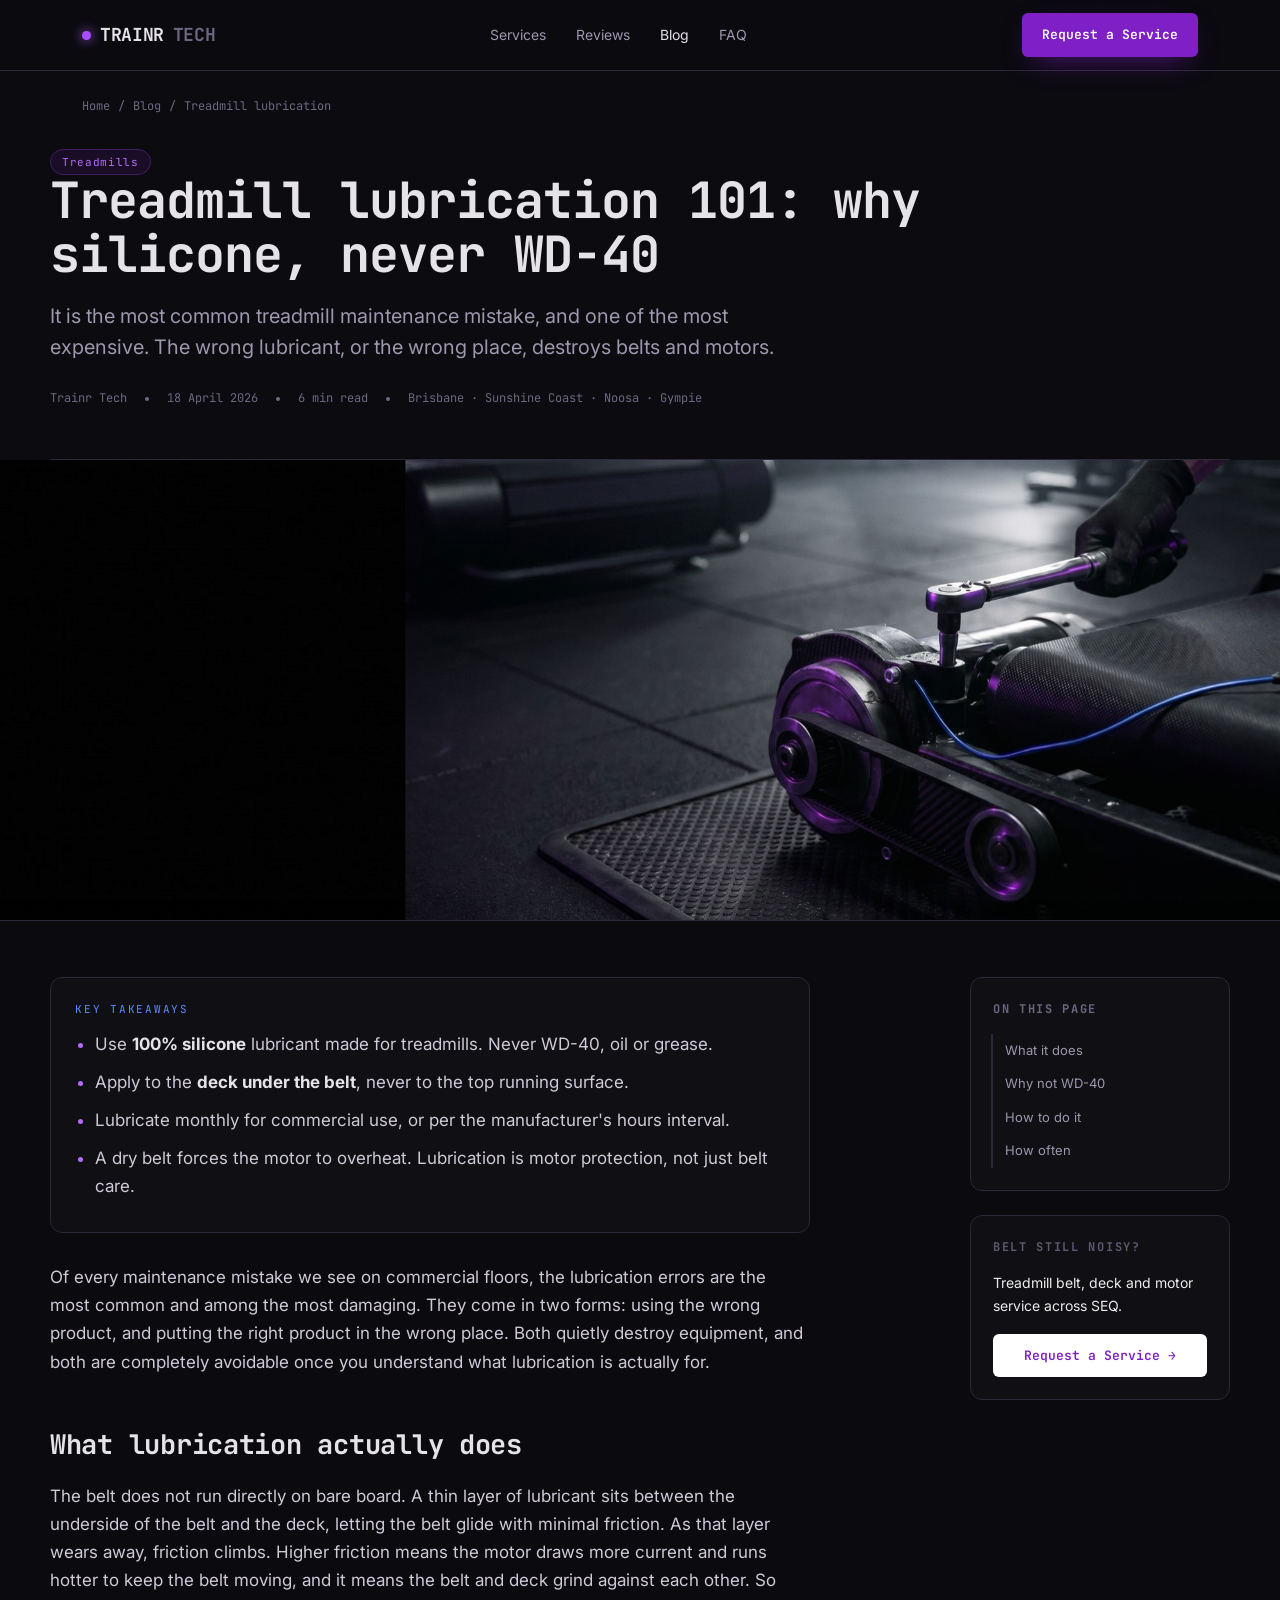
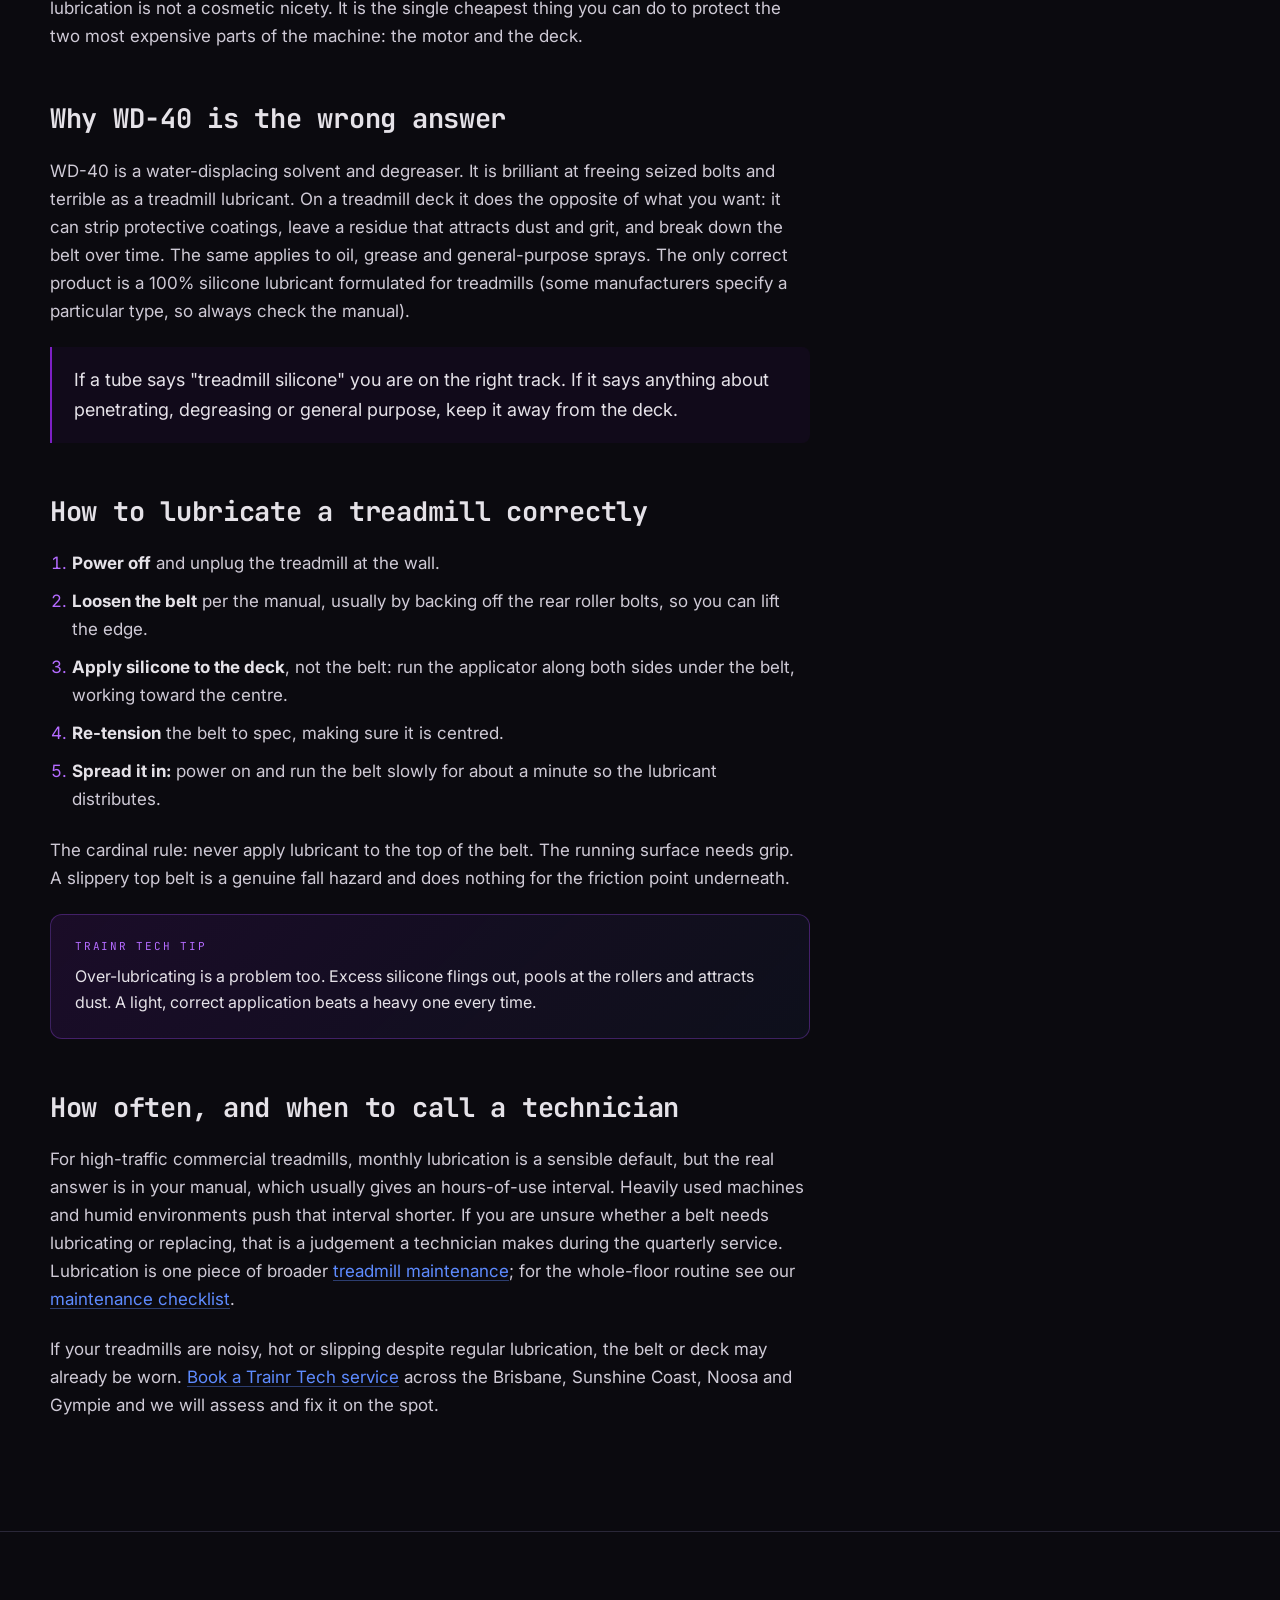
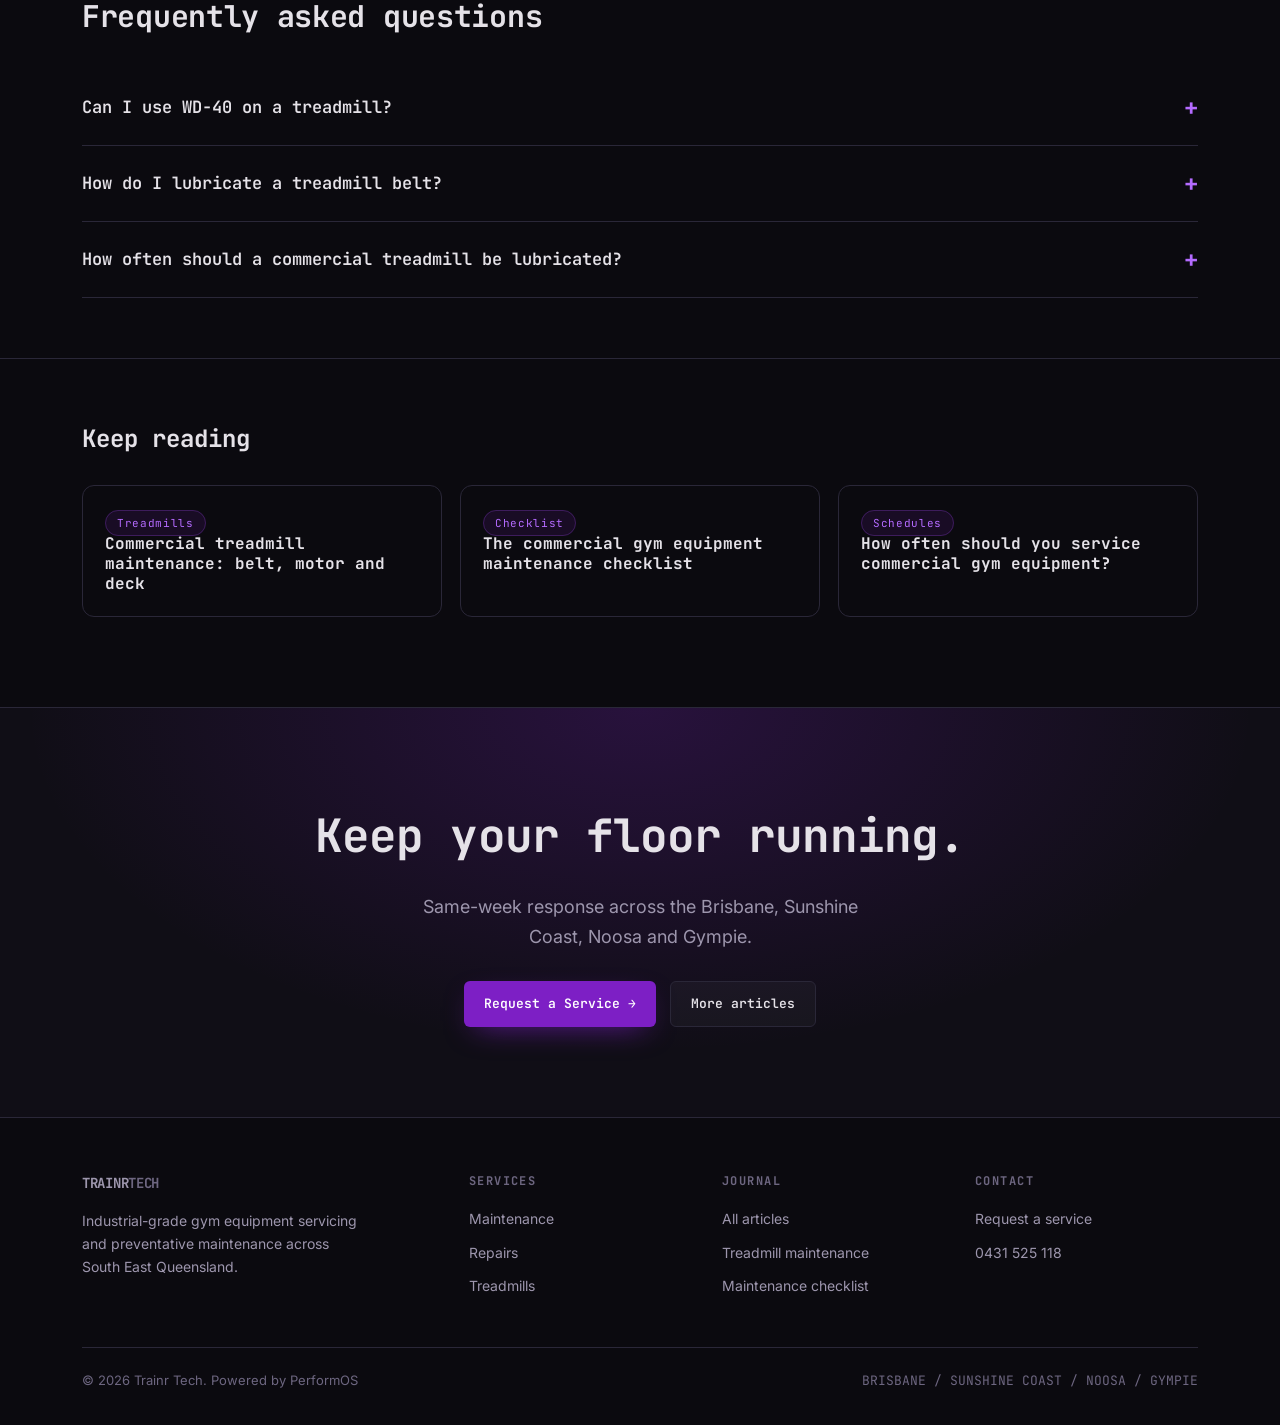
<file: blog/treadmill-lubrication-guide.html>
<!DOCTYPE html>
<html lang="en">
<head>
<meta charset="utf-8"/>
<meta name="viewport" content="width=device-width, initial-scale=1.0"/>
<meta name="theme-color" content="#0b0a0f"/>
<link rel="icon" href="../favicon.svg" type="image/svg+xml"/>
<link rel="apple-touch-icon" href="../favicon.svg"/>
<noscript><style>.rv{opacity:1!important;transform:none!important}</style></noscript>
<title>Treadmill Lubrication 101: Why Silicone, Never WD-40</title>
<meta name="description" content="The single most common treadmill maintenance mistake destroys belts and motors. How to lubricate a commercial treadmill correctly with silicone, step by step."/>
<link rel="canonical" href="https://trainrtech.com.au/blog/treadmill-lubrication-guide.html"/>
<meta name="robots" content="index, follow, max-image-preview:large"/>
<meta property="og:type" content="article"/>
<meta property="og:title" content="Treadmill Lubrication 101: Why Silicone, Never WD-40"/>
<meta property="og:description" content="The most common maintenance mistake that destroys treadmill belts and motors."/>
<meta property="og:url" content="https://trainrtech.com.au/blog/treadmill-lubrication-guide.html"/>
<meta property="og:image" content="https://trainrtech.com.au/assets/img/svc-2.jpg"/>
<meta name="twitter:card" content="summary_large_image"/>
<link rel="preconnect" href="https://fonts.googleapis.com"/>
<link rel="preconnect" href="https://fonts.gstatic.com" crossorigin/>
<link href="https://fonts.googleapis.com/css2?family=Inter:wght@400;500;600;700&family=JetBrains+Mono:wght@400;500;600;700&display=swap" rel="stylesheet"/>
<link rel="stylesheet" href="blog.css"/>
<script type="application/ld+json">
{"@context":"https://schema.org","@type":"BreadcrumbList","itemListElement":[
{"@type":"ListItem","position":1,"name":"Home","item":"https://trainrtech.com.au/"},
{"@type":"ListItem","position":2,"name":"Blog","item":"https://trainrtech.com.au/blog/"},
{"@type":"ListItem","position":3,"name":"Treadmill lubrication guide","item":"https://trainrtech.com.au/blog/treadmill-lubrication-guide.html"}]}
</script>
<script type="application/ld+json">
{"@context":"https://schema.org","@type":"Article","headline":"Treadmill Lubrication 101: Why Silicone, Never WD-40","image":"https://trainrtech.com.au/assets/img/svc-2.jpg","datePublished":"2026-04-18","dateModified":"2026-04-18","author":{"@type":"Organization","name":"Trainr Tech"},"publisher":{"@type":"Organization","name":"Trainr Tech","areaServed":["Brisbane","Sunshine Coast","Noosa","Gympie"]},"mainEntityOfPage":"https://trainrtech.com.au/blog/treadmill-lubrication-guide.html"}
</script>
<script type="application/ld+json">
{"@context":"https://schema.org","@type":"FAQPage","mainEntity":[
{"@type":"Question","name":"Can I use WD-40 on a treadmill?","acceptedAnswer":{"@type":"Answer","text":"No. WD-40 is a solvent and degreaser, not a lubricant for treadmill decks. It can damage the belt and deck coating and attract dust. Use a 100% silicone lubricant designed for treadmills."}},
{"@type":"Question","name":"How do I lubricate a treadmill belt?","acceptedAnswer":{"@type":"Answer","text":"Power off the treadmill, loosen and lift the belt, and apply silicone lubricant to the deck underneath along both sides toward the centre. Then run the belt slowly for a minute to spread it. Never apply lubricant to the top of the belt."}},
{"@type":"Question","name":"How often should a commercial treadmill be lubricated?","acceptedAnswer":{"@type":"Answer","text":"Monthly for high-traffic commercial use, or per the manufacturer's hours-based interval. Heavily used machines may need it more often. Always check the manual for the specified lubricant type."}}]}
</script>
</head>
<body>
<div class="grain"></div>
<header>
  <div class="wrap nav">
    <a href="../index.html" class="logo"><span class="dot"></span>TRAINR<span style="color:var(--mute-2)">TECH</span></a>
    <nav class="nav-links">
      <a href="../index.html#process">Services</a>
      <a href="../index.html#reviews">Reviews</a>
      <a href="index.html" class="active">Blog</a>
      <a href="../index.html#faq">FAQ</a>
    </nav>
    <a href="../request.html" class="btn btn-primary">Request a Service</a>
  </div>
</header>

<div class="wrap"><div class="crumbs"><a href="../index.html">Home</a><span>/</span><a href="index.html">Blog</a><span>/</span>Treadmill lubrication</div></div>

<article>
<div class="wrap art-hero">
  <span class="tag">Treadmills</span>
  <h1>Treadmill lubrication 101: why silicone, never WD-40</h1>
  <p class="standfirst">It is the most common treadmill maintenance mistake, and one of the most expensive. The wrong lubricant, or the wrong place, destroys belts and motors.</p>
  <div class="art-meta"><span>Trainr Tech</span><span class="dot"></span><span>18 April 2026</span><span class="dot"></span><span>6 min read</span><span class="dot"></span><span>Brisbane · Sunshine Coast · Noosa · Gympie</span></div>
</div>
<figure class="art-figure"><img loading="lazy" src="../assets/img/svc-2.jpg" alt="Servicing a treadmill belt and deck"/></figure>

<div class="wrap layout">
  <div class="prose">
    <div class="keytakeaways">
      <div class="lab">Key takeaways</div>
      <ul>
        <li>Use <strong>100% silicone</strong> lubricant made for treadmills. Never WD-40, oil or grease.</li>
        <li>Apply to the <strong>deck under the belt</strong>, never to the top running surface.</li>
        <li>Lubricate monthly for commercial use, or per the manufacturer's hours interval.</li>
        <li>A dry belt forces the motor to overheat. Lubrication is motor protection, not just belt care.</li>
      </ul>
    </div>

    <p>Of every maintenance mistake we see on commercial floors, the lubrication errors are the most common and among the most damaging. They come in two forms: using the wrong product, and putting the right product in the wrong place. Both quietly destroy equipment, and both are completely avoidable once you understand what lubrication is actually for.</p>

    <h2 id="why">What lubrication actually does</h2>
    <p>The belt does not run directly on bare board. A thin layer of lubricant sits between the underside of the belt and the deck, letting the belt glide with minimal friction. As that layer wears away, friction climbs. Higher friction means the motor draws more current and runs hotter to keep the belt moving, and it means the belt and deck grind against each other. So lubrication is not a cosmetic nicety. It is the single cheapest thing you can do to protect the two most expensive parts of the machine: the motor and the deck.</p>

    <h2 id="wd40">Why WD-40 is the wrong answer</h2>
    <p>WD-40 is a water-displacing solvent and degreaser. It is brilliant at freeing seized bolts and terrible as a treadmill lubricant. On a treadmill deck it does the opposite of what you want: it can strip protective coatings, leave a residue that attracts dust and grit, and break down the belt over time. The same applies to oil, grease and general-purpose sprays. The only correct product is a 100% silicone lubricant formulated for treadmills (some manufacturers specify a particular type, so always check the manual).</p>

    <blockquote>If a tube says "treadmill silicone" you are on the right track. If it says anything about penetrating, degreasing or general purpose, keep it away from the deck.</blockquote>

    <h2 id="how">How to lubricate a treadmill correctly</h2>
    <ol>
      <li><strong>Power off</strong> and unplug the treadmill at the wall.</li>
      <li><strong>Loosen the belt</strong> per the manual, usually by backing off the rear roller bolts, so you can lift the edge.</li>
      <li><strong>Apply silicone to the deck</strong>, not the belt: run the applicator along both sides under the belt, working toward the centre.</li>
      <li><strong>Re-tension</strong> the belt to spec, making sure it is centred.</li>
      <li><strong>Spread it in:</strong> power on and run the belt slowly for about a minute so the lubricant distributes.</li>
    </ol>
    <p>The cardinal rule: never apply lubricant to the top of the belt. The running surface needs grip. A slippery top belt is a genuine fall hazard and does nothing for the friction point underneath.</p>

    <div class="callout">
      <div class="lab">Trainr Tech tip</div>
      <p>Over-lubricating is a problem too. Excess silicone flings out, pools at the rollers and attracts dust. A light, correct application beats a heavy one every time.</p>
    </div>

    <h2 id="how-often">How often, and when to call a technician</h2>
    <p>For high-traffic commercial treadmills, monthly lubrication is a sensible default, but the real answer is in your manual, which usually gives an hours-of-use interval. Heavily used machines and humid environments push that interval shorter. If you are unsure whether a belt needs lubricating or replacing, that is a judgement a technician makes during the quarterly service. Lubrication is one piece of broader <a href="commercial-treadmill-maintenance.html">treadmill maintenance</a>; for the whole-floor routine see our <a href="commercial-gym-equipment-maintenance-checklist.html">maintenance checklist</a>.</p>
    <p>If your treadmills are noisy, hot or slipping despite regular lubrication, the belt or deck may already be worn. <a href="../request.html">Book a Trainr Tech service</a> across the Brisbane, Sunshine Coast, Noosa and Gympie and we will assess and fix it on the spot.</p>
  </div>

  <aside class="aside">
    <div class="box toc">
      <h4>On this page</h4>
      <a href="#why">What it does</a>
      <a href="#wd40">Why not WD-40</a>
      <a href="#how">How to do it</a>
      <a href="#how-often">How often</a>
    </div>
    <div class="box cta-box">
      <h4>Belt still noisy?</h4>
      <p>Treadmill belt, deck and motor service across SEQ.</p>
      <a href="../request.html" class="btn">Request a Service →</a>
    </div>
  </aside>
</div>

<div class="faq-sec"><div class="wrap">
  <h2>Frequently asked questions</h2>
  <div class="qa"><button>Can I use WD-40 on a treadmill?<span class="pm">+</span></button><div class="ans"><p>No. WD-40 is a solvent and degreaser, not a lubricant for treadmill decks. It can damage the belt and deck coating and attract dust. Use a 100% silicone lubricant designed for treadmills.</p></div></div>
  <div class="qa"><button>How do I lubricate a treadmill belt?<span class="pm">+</span></button><div class="ans"><p>Power off the treadmill, loosen and lift the belt, and apply silicone lubricant to the deck underneath along both sides toward the centre. Then run the belt slowly for a minute to spread it. Never apply lubricant to the top of the belt.</p></div></div>
  <div class="qa"><button>How often should a commercial treadmill be lubricated?<span class="pm">+</span></button><div class="ans"><p>Monthly for high-traffic commercial use, or per the manufacturer's hours-based interval. Heavily used machines may need it more often. Always check the manual for the specified lubricant type.</p></div></div>
</div></div>

<div class="related"><div class="wrap">
  <h2>Keep reading</h2>
  <div class="rel-grid">
    <a class="rel-card" href="commercial-treadmill-maintenance.html"><span class="tag">Treadmills</span><h3>Commercial treadmill maintenance: belt, motor and deck</h3></a>
    <a class="rel-card" href="commercial-gym-equipment-maintenance-checklist.html"><span class="tag">Checklist</span><h3>The commercial gym equipment maintenance checklist</h3></a>
    <a class="rel-card" href="how-often-service-commercial-gym-equipment.html"><span class="tag">Schedules</span><h3>How often should you service commercial gym equipment?</h3></a>
  </div>
</div></div>
</article>

<div class="ctaband"><div class="wrap">
  <h2>Keep your floor running.</h2>
  <p>Same-week response across the Brisbane, Sunshine Coast, Noosa and Gympie.</p>
  <div class="cta"><a href="../request.html" class="btn btn-primary">Request a Service →</a><a href="index.html" class="btn btn-ghost">More articles</a></div>
</div></div>

<footer><div class="wrap">
  <div class="foot">
    <div><a href="../index.html" class="logo"><span class="dot"></span>TRAINR<span style="color:var(--mute-2)">TECH</span></a><p class="blurb">Industrial-grade gym equipment servicing and preventative maintenance across South East Queensland.</p></div>
    <div><h4>Services</h4><a href="../index.html#process">Maintenance</a><a href="../index.html#process">Repairs</a><a href="../index.html#process">Treadmills</a></div>
    <div><h4>Journal</h4><a href="index.html">All articles</a><a href="commercial-treadmill-maintenance.html">Treadmill maintenance</a><a href="commercial-gym-equipment-maintenance-checklist.html">Maintenance checklist</a></div>
    <div><h4>Contact</h4><a href="../request.html">Request a service</a><a href="tel:0431525118">0431 525 118</a></div>
  </div>
  <div class="foot-bottom"><span>© 2026 Trainr Tech. Powered by PerformOS</span><span class="mono">BRISBANE / SUNSHINE COAST / NOOSA / GYMPIE</span></div>
</div></footer>

<script>
document.querySelectorAll('.qa button').forEach(b=>{b.setAttribute('aria-expanded','false');b.addEventListener('click',()=>{const qa=b.parentElement,open=qa.classList.contains('open');document.querySelectorAll('.qa').forEach(x=>{x.classList.remove('open');const z=x.querySelector('button');if(z)z.setAttribute('aria-expanded','false');});if(!open){qa.classList.add('open');b.setAttribute('aria-expanded','true');}});});
</script>
</body>
</html>
</file>
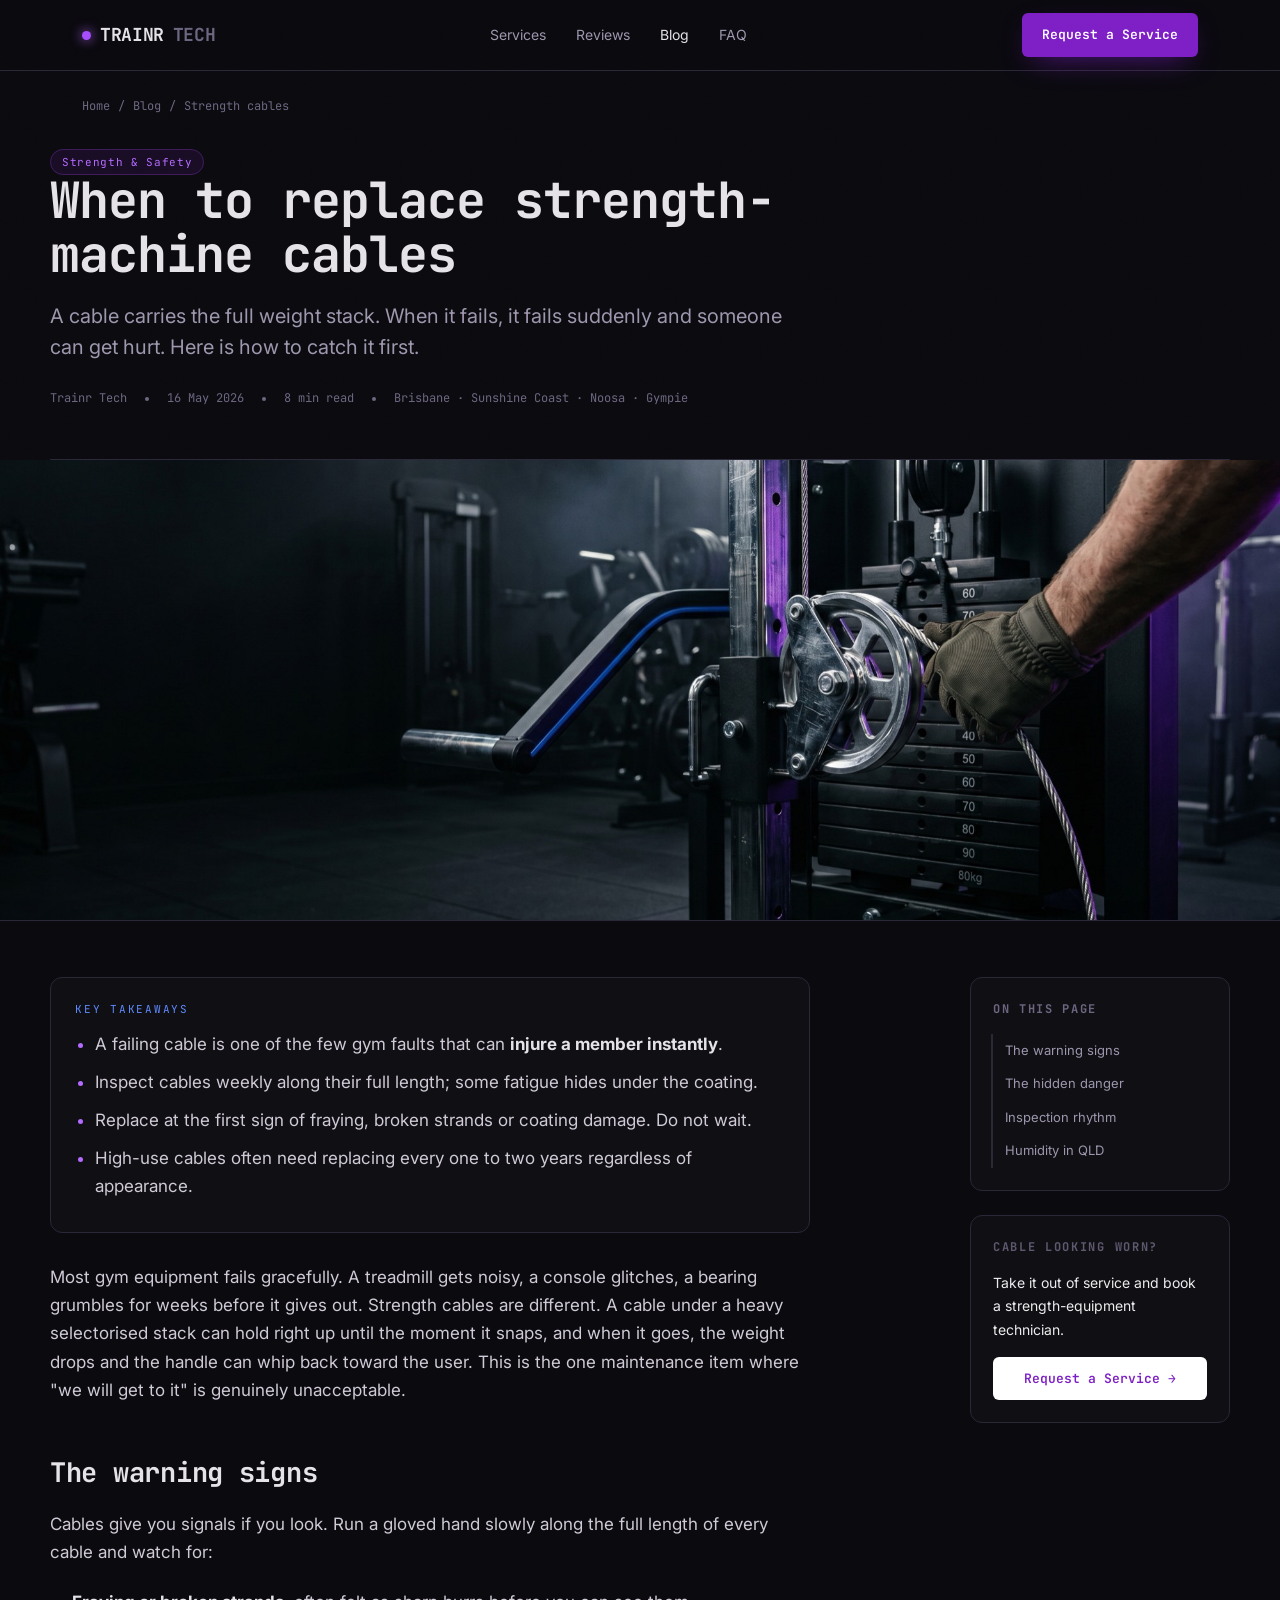
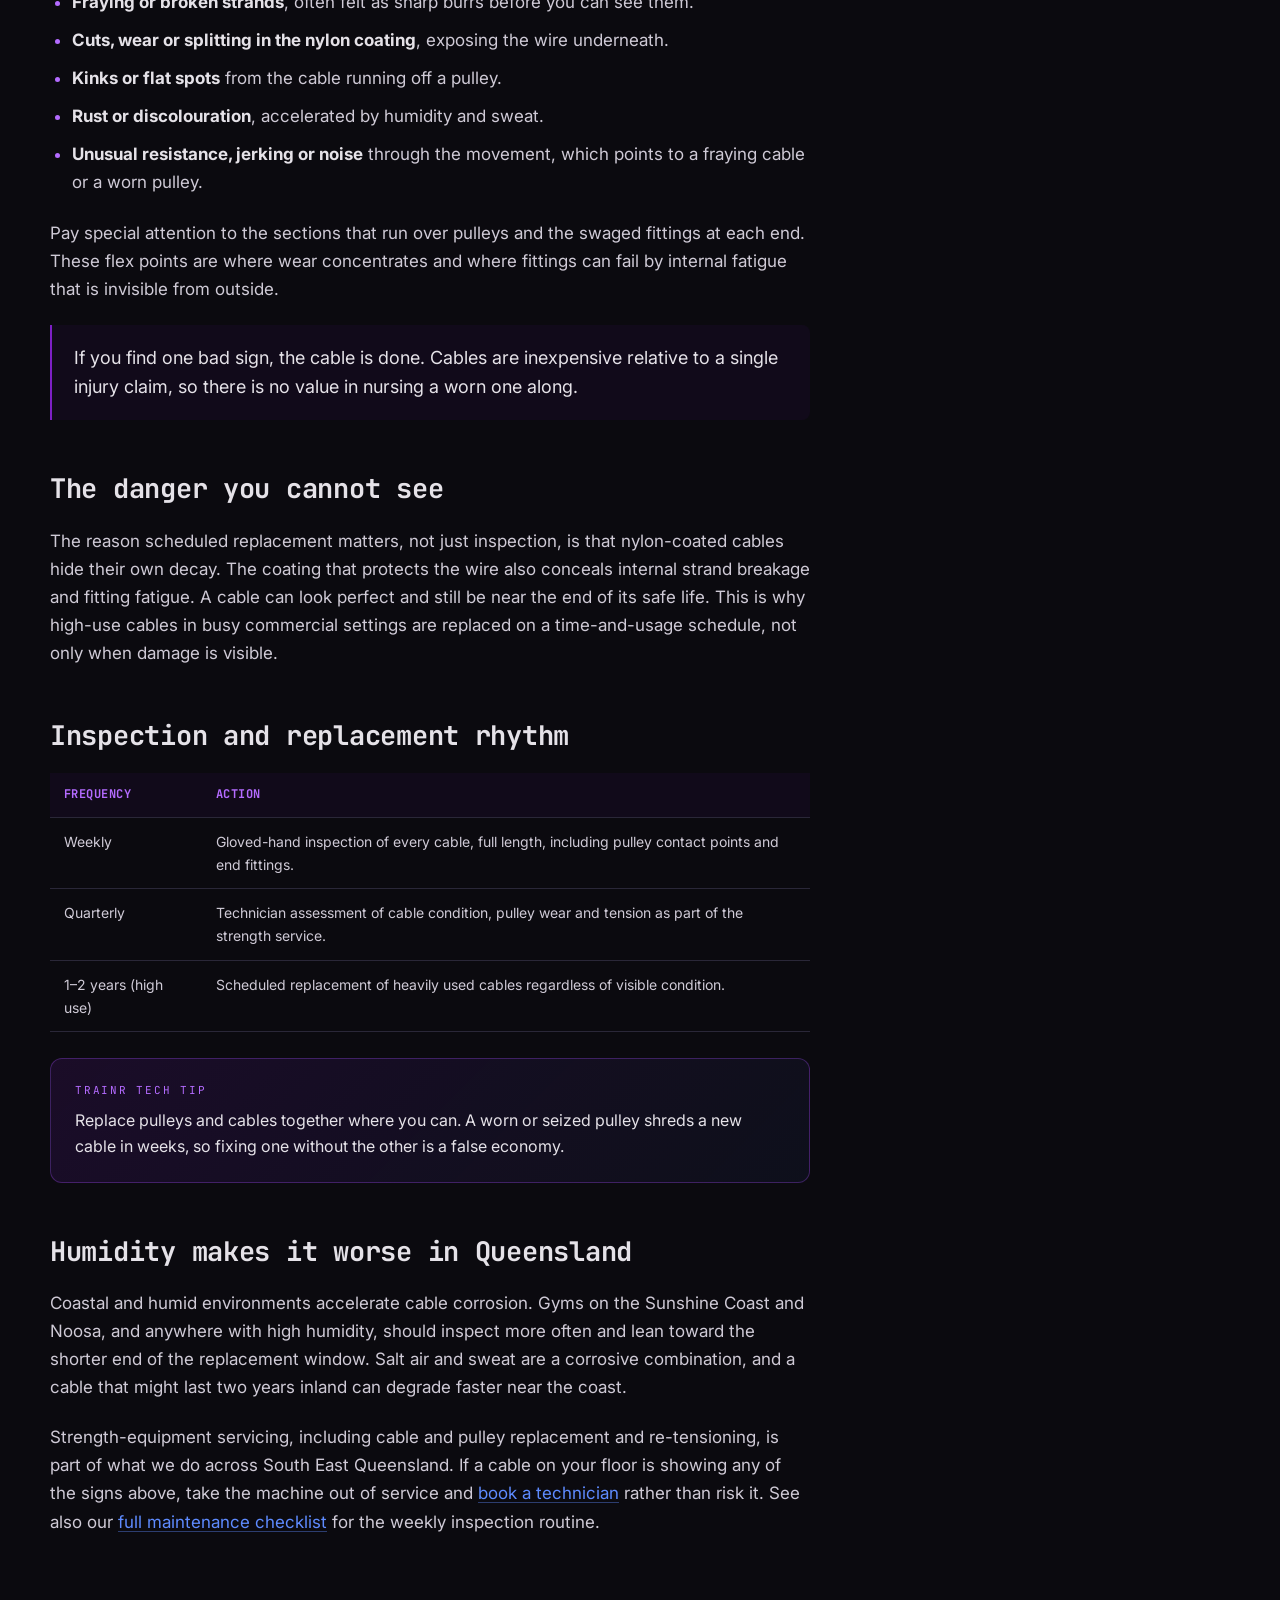
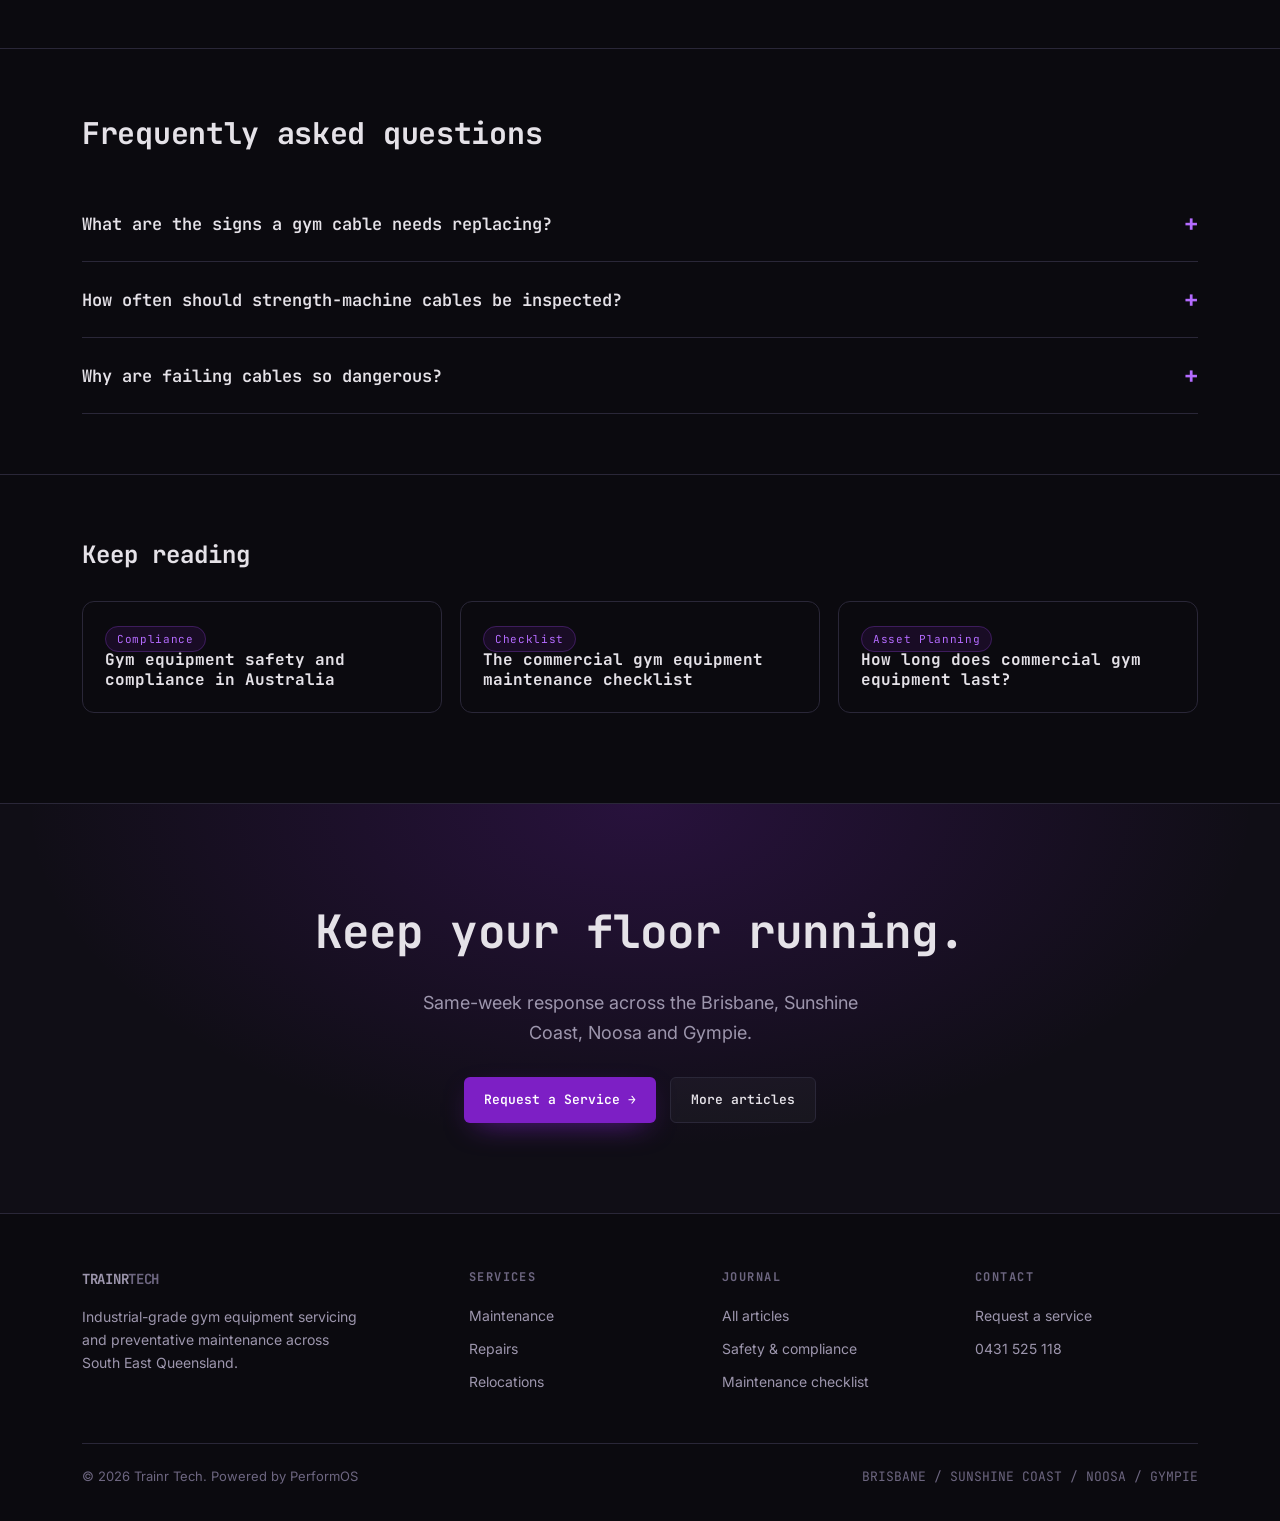
<file: blog/when-to-replace-strength-cables.html>
<!DOCTYPE html>
<html lang="en">
<head>
<meta charset="utf-8"/>
<meta name="viewport" content="width=device-width, initial-scale=1.0"/>
<meta name="theme-color" content="#0b0a0f"/>
<link rel="icon" href="../favicon.svg" type="image/svg+xml"/>
<link rel="apple-touch-icon" href="../favicon.svg"/>
<noscript><style>.rv{opacity:1!important;transform:none!important}</style></noscript>
<title>When to Replace Strength-Machine Cables: A Gym Owner's Safety Guide</title>
<meta name="description" content="Frayed cables and hidden fatigue cause serious gym injuries. How to inspect strength-machine cables, spot the warning signs, and know when to replace them."/>
<link rel="canonical" href="https://trainrtech.com.au/blog/when-to-replace-strength-cables.html"/>
<meta name="robots" content="index, follow, max-image-preview:large"/>
<meta property="og:type" content="article"/>
<meta property="og:title" content="When to Replace Strength-Machine Cables: A Safety Guide"/>
<meta property="og:description" content="How to catch a failing strength cable before it fails under load."/>
<meta property="og:url" content="https://trainrtech.com.au/blog/when-to-replace-strength-cables.html"/>
<meta property="og:image" content="https://trainrtech.com.au/assets/img/svc-3.jpg"/>
<meta name="twitter:card" content="summary_large_image"/>
<link rel="preconnect" href="https://fonts.googleapis.com"/>
<link rel="preconnect" href="https://fonts.gstatic.com" crossorigin/>
<link href="https://fonts.googleapis.com/css2?family=Inter:wght@400;500;600;700&family=JetBrains+Mono:wght@400;500;600;700&display=swap" rel="stylesheet"/>
<link rel="stylesheet" href="blog.css"/>
<script type="application/ld+json">
{"@context":"https://schema.org","@type":"BreadcrumbList","itemListElement":[
{"@type":"ListItem","position":1,"name":"Home","item":"https://trainrtech.com.au/"},
{"@type":"ListItem","position":2,"name":"Blog","item":"https://trainrtech.com.au/blog/"},
{"@type":"ListItem","position":3,"name":"When to replace strength cables","item":"https://trainrtech.com.au/blog/when-to-replace-strength-cables.html"}]}
</script>
<script type="application/ld+json">
{"@context":"https://schema.org","@type":"Article","headline":"When to Replace Strength-Machine Cables: A Gym Owner's Safety Guide","image":"https://trainrtech.com.au/assets/img/svc-3.jpg","datePublished":"2026-05-16","dateModified":"2026-05-16","author":{"@type":"Organization","name":"Trainr Tech"},"publisher":{"@type":"Organization","name":"Trainr Tech","areaServed":["Brisbane","Sunshine Coast","Noosa","Gympie"]},"mainEntityOfPage":"https://trainrtech.com.au/blog/when-to-replace-strength-cables.html"}
</script>
<script type="application/ld+json">
{"@context":"https://schema.org","@type":"FAQPage","mainEntity":[
{"@type":"Question","name":"What are the signs a gym cable needs replacing?","acceptedAnswer":{"@type":"Answer","text":"Fraying or broken strands, cuts or wear in the nylon coating, kinks, rust, and unusual resistance or noise during the movement. Any one of these means the cable should be replaced."}},
{"@type":"Question","name":"How often should strength-machine cables be inspected?","acceptedAnswer":{"@type":"Answer","text":"Inspect cables weekly by running a gloved hand along their full length, and have a technician assess them during each quarterly service. High-use cables may need replacement every one to two years."}},
{"@type":"Question","name":"Why are failing cables so dangerous?","acceptedAnswer":{"@type":"Answer","text":"A cable carries the full selected weight. If it fails under load, the weight stack drops suddenly and the handle can recoil, risking serious injury to the user. Some internal fatigue is hidden beneath the coating, so scheduled replacement matters."}}]}
</script>
</head>
<body>
<div class="grain"></div>
<header>
  <div class="wrap nav">
    <a href="../index.html" class="logo"><span class="dot"></span>TRAINR<span style="color:var(--mute-2)">TECH</span></a>
    <nav class="nav-links">
      <a href="../index.html#process">Services</a>
      <a href="../index.html#reviews">Reviews</a>
      <a href="index.html" class="active">Blog</a>
      <a href="../index.html#faq">FAQ</a>
    </nav>
    <a href="../request.html" class="btn btn-primary">Request a Service</a>
  </div>
</header>

<div class="wrap"><div class="crumbs"><a href="../index.html">Home</a><span>/</span><a href="index.html">Blog</a><span>/</span>Strength cables</div></div>

<article>
<div class="wrap art-hero">
  <span class="tag">Strength & Safety</span>
  <h1>When to replace strength-machine cables</h1>
  <p class="standfirst">A cable carries the full weight stack. When it fails, it fails suddenly and someone can get hurt. Here is how to catch it first.</p>
  <div class="art-meta"><span>Trainr Tech</span><span class="dot"></span><span>16 May 2026</span><span class="dot"></span><span>8 min read</span><span class="dot"></span><span>Brisbane · Sunshine Coast · Noosa · Gympie</span></div>
</div>
<figure class="art-figure"><img loading="lazy" src="../assets/img/svc-3.jpg" alt="Cable and pulley stack on a commercial strength machine being serviced"/></figure>

<div class="wrap layout">
  <div class="prose">
    <div class="keytakeaways">
      <div class="lab">Key takeaways</div>
      <ul>
        <li>A failing cable is one of the few gym faults that can <strong>injure a member instantly</strong>.</li>
        <li>Inspect cables weekly along their full length; some fatigue hides under the coating.</li>
        <li>Replace at the first sign of fraying, broken strands or coating damage. Do not wait.</li>
        <li>High-use cables often need replacing every one to two years regardless of appearance.</li>
      </ul>
    </div>

    <p>Most gym equipment fails gracefully. A treadmill gets noisy, a console glitches, a bearing grumbles for weeks before it gives out. Strength cables are different. A cable under a heavy selectorised stack can hold right up until the moment it snaps, and when it goes, the weight drops and the handle can whip back toward the user. This is the one maintenance item where "we will get to it" is genuinely unacceptable.</p>

    <h2 id="signs">The warning signs</h2>
    <p>Cables give you signals if you look. Run a gloved hand slowly along the full length of every cable and watch for:</p>
    <ul>
      <li><strong>Fraying or broken strands</strong>, often felt as sharp burrs before you can see them.</li>
      <li><strong>Cuts, wear or splitting in the nylon coating</strong>, exposing the wire underneath.</li>
      <li><strong>Kinks or flat spots</strong> from the cable running off a pulley.</li>
      <li><strong>Rust or discolouration</strong>, accelerated by humidity and sweat.</li>
      <li><strong>Unusual resistance, jerking or noise</strong> through the movement, which points to a fraying cable or a worn pulley.</li>
    </ul>
    <p>Pay special attention to the sections that run over pulleys and the swaged fittings at each end. These flex points are where wear concentrates and where fittings can fail by internal fatigue that is invisible from outside.</p>

    <blockquote>If you find one bad sign, the cable is done. Cables are inexpensive relative to a single injury claim, so there is no value in nursing a worn one along.</blockquote>

    <h2 id="hidden">The danger you cannot see</h2>
    <p>The reason scheduled replacement matters, not just inspection, is that nylon-coated cables hide their own decay. The coating that protects the wire also conceals internal strand breakage and fitting fatigue. A cable can look perfect and still be near the end of its safe life. This is why high-use cables in busy commercial settings are replaced on a time-and-usage schedule, not only when damage is visible.</p>

    <h2 id="schedule">Inspection and replacement rhythm</h2>
    <table>
      <thead><tr><th>Frequency</th><th>Action</th></tr></thead>
      <tbody>
        <tr><td>Weekly</td><td>Gloved-hand inspection of every cable, full length, including pulley contact points and end fittings.</td></tr>
        <tr><td>Quarterly</td><td>Technician assessment of cable condition, pulley wear and tension as part of the strength service.</td></tr>
        <tr><td>1–2 years (high use)</td><td>Scheduled replacement of heavily used cables regardless of visible condition.</td></tr>
      </tbody>
    </table>

    <div class="callout">
      <div class="lab">Trainr Tech tip</div>
      <p>Replace pulleys and cables together where you can. A worn or seized pulley shreds a new cable in weeks, so fixing one without the other is a false economy.</p>
    </div>

    <h2 id="humidity">Humidity makes it worse in Queensland</h2>
    <p>Coastal and humid environments accelerate cable corrosion. Gyms on the Sunshine Coast and Noosa, and anywhere with high humidity, should inspect more often and lean toward the shorter end of the replacement window. Salt air and sweat are a corrosive combination, and a cable that might last two years inland can degrade faster near the coast.</p>
    <p>Strength-equipment servicing, including cable and pulley replacement and re-tensioning, is part of what we do across South East Queensland. If a cable on your floor is showing any of the signs above, take the machine out of service and <a href="../request.html">book a technician</a> rather than risk it. See also our <a href="commercial-gym-equipment-maintenance-checklist.html">full maintenance checklist</a> for the weekly inspection routine.</p>
  </div>

  <aside class="aside">
    <div class="box toc">
      <h4>On this page</h4>
      <a href="#signs">The warning signs</a>
      <a href="#hidden">The hidden danger</a>
      <a href="#schedule">Inspection rhythm</a>
      <a href="#humidity">Humidity in QLD</a>
    </div>
    <div class="box cta-box">
      <h4>Cable looking worn?</h4>
      <p>Take it out of service and book a strength-equipment technician.</p>
      <a href="../request.html" class="btn">Request a Service →</a>
    </div>
  </aside>
</div>

<div class="faq-sec"><div class="wrap">
  <h2>Frequently asked questions</h2>
  <div class="qa"><button>What are the signs a gym cable needs replacing?<span class="pm">+</span></button><div class="ans"><p>Fraying or broken strands, cuts or wear in the nylon coating, kinks, rust, and unusual resistance or noise during the movement. Any one of these means the cable should be replaced.</p></div></div>
  <div class="qa"><button>How often should strength-machine cables be inspected?<span class="pm">+</span></button><div class="ans"><p>Inspect cables weekly by running a gloved hand along their full length, and have a technician assess them during each quarterly service. High-use cables may need replacement every one to two years.</p></div></div>
  <div class="qa"><button>Why are failing cables so dangerous?<span class="pm">+</span></button><div class="ans"><p>A cable carries the full selected weight. If it fails under load, the weight stack drops suddenly and the handle can recoil, risking serious injury. Some internal fatigue is hidden beneath the coating, so scheduled replacement matters.</p></div></div>
</div></div>

<div class="related"><div class="wrap">
  <h2>Keep reading</h2>
  <div class="rel-grid">
    <a class="rel-card" href="gym-equipment-safety-compliance-australia.html"><span class="tag">Compliance</span><h3>Gym equipment safety and compliance in Australia</h3></a>
    <a class="rel-card" href="commercial-gym-equipment-maintenance-checklist.html"><span class="tag">Checklist</span><h3>The commercial gym equipment maintenance checklist</h3></a>
    <a class="rel-card" href="how-long-does-gym-equipment-last.html"><span class="tag">Asset Planning</span><h3>How long does commercial gym equipment last?</h3></a>
  </div>
</div></div>
</article>

<div class="ctaband"><div class="wrap">
  <h2>Keep your floor running.</h2>
  <p>Same-week response across the Brisbane, Sunshine Coast, Noosa and Gympie.</p>
  <div class="cta"><a href="../request.html" class="btn btn-primary">Request a Service →</a><a href="index.html" class="btn btn-ghost">More articles</a></div>
</div></div>

<footer><div class="wrap">
  <div class="foot">
    <div><a href="../index.html" class="logo"><span class="dot"></span>TRAINR<span style="color:var(--mute-2)">TECH</span></a><p class="blurb">Industrial-grade gym equipment servicing and preventative maintenance across South East Queensland.</p></div>
    <div><h4>Services</h4><a href="../index.html#process">Maintenance</a><a href="../index.html#process">Repairs</a><a href="../index.html#process">Relocations</a></div>
    <div><h4>Journal</h4><a href="index.html">All articles</a><a href="gym-equipment-safety-compliance-australia.html">Safety & compliance</a><a href="commercial-gym-equipment-maintenance-checklist.html">Maintenance checklist</a></div>
    <div><h4>Contact</h4><a href="../request.html">Request a service</a><a href="tel:0431525118">0431 525 118</a></div>
  </div>
  <div class="foot-bottom"><span>© 2026 Trainr Tech. Powered by PerformOS</span><span class="mono">BRISBANE / SUNSHINE COAST / NOOSA / GYMPIE</span></div>
</div></footer>

<script>
document.querySelectorAll('.qa button').forEach(b=>{b.setAttribute('aria-expanded','false');b.addEventListener('click',()=>{const qa=b.parentElement,open=qa.classList.contains('open');document.querySelectorAll('.qa').forEach(x=>{x.classList.remove('open');const z=x.querySelector('button');if(z)z.setAttribute('aria-expanded','false');});if(!open){qa.classList.add('open');b.setAttribute('aria-expanded','true');}});});
</script>
</body>
</html>
</file>
<file: blog/blog.css>
/* TRAINR TECH — blog shared styles (brand-matched to the homepage) */
:root{
  --carbon:#0b0a0f;--carbon-2:#100e16;--asphalt:#1a1822;--line:#2a2738;
  --violet:#7d1fc5;--violet-bright:#a64dff;--violet-glow:#b46bff;
  --blue:#3b6cdd;--blue-bright:#5e8bff;--silver:#e5e2e8;--mute:#9d96ad;--mute-2:#6d6680;
}
*{margin:0;padding:0;box-sizing:border-box}
html{scroll-behavior:smooth;overflow-x:hidden;max-width:100%}
body{background:var(--carbon);color:var(--silver);font-family:'Inter',sans-serif;-webkit-font-smoothing:antialiased;line-height:1.65;overflow-x:hidden;max-width:100%}
.mono{font-family:'JetBrains Mono',monospace}
a{color:inherit;text-decoration:none}
img{display:block;max-width:100%}
.wrap{max-width:1180px;margin:0 auto;padding:0 32px}
.kicker{font-family:'JetBrains Mono',monospace;font-size:12px;font-weight:500;letter-spacing:.26em;text-transform:uppercase;color:var(--violet-glow)}
.eyebrow-line{display:inline-flex;align-items:center;gap:14px}
.eyebrow-line::before{content:"";width:34px;height:1px;background:linear-gradient(90deg,transparent,var(--violet-glow))}
.grain{position:fixed;inset:0;pointer-events:none;z-index:120;opacity:.04;mix-blend-mode:overlay;background-image:url("data:image/svg+xml,%3Csvg xmlns='http://www.w3.org/2000/svg' width='160' height='160'%3E%3Cfilter id='n'%3E%3CfeTurbulence type='fractalNoise' baseFrequency='0.85' numOctaves='3'/%3E%3C/filter%3E%3Crect width='100%25' height='100%25' filter='url(%23n)'/%3E%3C/svg%3E")}

/* nav */
header{position:sticky;top:0;z-index:100;background:rgba(11,10,15,.78);backdrop-filter:blur(16px) saturate(1.2);border-bottom:1px solid var(--line)}
.nav{display:flex;align-items:center;justify-content:space-between;height:70px}
.logo{font-family:'JetBrains Mono',monospace;font-weight:700;font-size:18px;letter-spacing:-.02em;display:flex;align-items:center;gap:9px}
.logo .dot{width:9px;height:9px;border-radius:50%;background:var(--violet-bright);box-shadow:0 0 12px var(--violet-glow)}
.nav-links{display:flex;gap:30px;align-items:center}
.nav-links a{font-size:14px;color:var(--mute);transition:color .25s}
.nav-links a:hover,.nav-links a.active{color:var(--silver)}
.btn{font-family:'JetBrains Mono',monospace;font-size:13px;font-weight:600;padding:11px 20px;border-radius:6px;cursor:pointer;border:none;transition:transform .18s,box-shadow .3s;display:inline-flex;align-items:center;gap:8px}
.btn-primary{background:var(--violet);color:#fff;box-shadow:0 10px 30px -12px rgba(125,31,197,.8)}
.btn-primary:hover{transform:translateY(-2px)}
.btn-ghost{background:rgba(255,255,255,.03);color:var(--silver);border:1px solid var(--line)}
.btn-ghost:hover{border-color:var(--violet)}

/* ---------- BLOG INDEX ---------- */
.blog-hero{padding:90px 0 60px;border-bottom:1px solid var(--line);position:relative;overflow:hidden}
.blog-hero::after{content:"";position:absolute;inset:0;background:radial-gradient(70% 120% at 80% 0%,rgba(125,31,197,.16),transparent 60%);pointer-events:none}
.blog-hero h1{font-family:'JetBrains Mono',monospace;font-weight:700;font-size:clamp(34px,5.4vw,60px);letter-spacing:-.02em;line-height:1.04;margin-top:20px}
.blog-hero p{margin-top:18px;color:var(--mute);font-size:19px;max-width:620px}
.grid{display:grid;grid-template-columns:repeat(3,1fr);gap:20px;padding:64px 0 100px}
.post{display:flex;flex-direction:column;background:linear-gradient(180deg,rgba(255,255,255,.025),rgba(255,255,255,.006));border:1px solid var(--line);border-radius:14px;overflow:hidden;transition:border-color .35s,transform .35s}
.post:hover{border-color:rgba(166,77,255,.5);transform:translateY(-4px)}
.post .thumb{aspect-ratio:16/10;overflow:hidden;border-bottom:1px solid var(--line)}
.post .thumb img{width:100%;height:100%;object-fit:cover;transition:transform .5s}
.post:hover .thumb img{transform:scale(1.05)}
.post .pbody{padding:24px;display:flex;flex-direction:column;gap:12px;flex:1}
.tag{align-self:flex-start;font-family:'JetBrains Mono',monospace;font-size:11px;letter-spacing:.06em;padding:5px 11px;border-radius:100px;background:rgba(125,31,197,.12);border:1px solid rgba(166,77,255,.25);color:var(--violet-glow)}
.post h2{font-family:'JetBrains Mono',monospace;font-size:20px;line-height:1.2;letter-spacing:-.01em}
.post p{color:var(--mute);font-size:14px;flex:1}
.post .meta{font-family:'JetBrains Mono',monospace;font-size:12px;color:var(--mute-2);display:flex;gap:12px;border-top:1px solid var(--line);padding-top:14px}
.post .arrow{color:var(--violet-glow);font-family:'JetBrains Mono',monospace;font-size:13px;display:inline-flex;align-items:center;gap:6px;margin-top:2px}
.featured{grid-column:span 3;flex-direction:row}
.featured .thumb{aspect-ratio:auto;flex:1.1;border-bottom:none;border-right:1px solid var(--line)}
.featured .pbody{flex:1;justify-content:center;padding:40px}
.featured h2{font-size:30px}
.featured p{font-size:16px;flex:none}

/* ---------- ARTICLE ---------- */
.crumbs{font-family:'JetBrains Mono',monospace;font-size:12px;color:var(--mute-2);padding:26px 0 0}
.crumbs a:hover{color:var(--violet-glow)}
.crumbs span{color:var(--mute-2);margin:0 8px}
.art-hero{padding:30px 0 50px;border-bottom:1px solid var(--line);position:relative}
.art-hero .tag{margin-bottom:20px}
.art-hero h1{font-family:'JetBrains Mono',monospace;font-weight:700;font-size:clamp(30px,4.6vw,50px);letter-spacing:-.02em;line-height:1.08;max-width:900px}
.art-hero .standfirst{margin-top:20px;color:var(--mute);font-size:20px;line-height:1.55;max-width:760px}
.art-meta{margin-top:26px;display:flex;flex-wrap:wrap;gap:18px;font-family:'JetBrains Mono',monospace;font-size:12px;color:var(--mute-2);align-items:center}
.art-meta .dot{width:4px;height:4px;border-radius:50%;background:var(--mute-2)}
.art-figure{margin:0 0 0;border-bottom:1px solid var(--line)}
.art-figure img{width:100%;max-height:460px;object-fit:cover}
.layout{display:grid;grid-template-columns:1fr 260px;gap:60px;padding:56px 0 90px;align-items:start}
.prose{max-width:760px;font-size:17px}
.prose>p{margin:0 0 22px;color:#cfcad6}
.prose h2{font-family:'JetBrains Mono',monospace;font-size:27px;letter-spacing:-.01em;margin:46px 0 16px;color:var(--silver);scroll-margin-top:90px}
.prose h3{font-family:'JetBrains Mono',monospace;font-size:20px;margin:32px 0 12px;color:var(--silver)}
.prose a{color:var(--blue-bright);text-decoration:underline;text-underline-offset:3px;text-decoration-color:rgba(94,139,255,.4)}
.prose a:hover{text-decoration-color:var(--blue-bright)}
.prose strong{color:var(--silver)}
.prose ul,.prose ol{margin:0 0 22px;padding-left:22px;color:#cfcad6}
.prose li{margin-bottom:10px}
.prose li::marker{color:var(--violet-glow)}
.prose blockquote{border-left:2px solid var(--violet);background:rgba(125,31,197,.06);padding:18px 22px;border-radius:0 8px 8px 0;margin:0 0 24px;color:var(--silver);font-size:18px}
.prose table{width:100%;border-collapse:collapse;margin:0 0 26px;font-size:14px}
.prose th{font-family:'JetBrains Mono',monospace;text-align:left;font-size:12px;letter-spacing:.04em;text-transform:uppercase;color:var(--violet-glow);padding:12px 14px;border-bottom:1px solid var(--line);background:rgba(125,31,197,.06)}
.prose td{padding:12px 14px;border-bottom:1px solid var(--line);color:#cfcad6;vertical-align:top}
.prose tr:hover td{background:rgba(255,255,255,.015)}
.callout{background:linear-gradient(135deg,rgba(125,31,197,.14),rgba(59,108,221,.06));border:1px solid rgba(166,77,255,.3);border-radius:12px;padding:22px 24px;margin:0 0 26px}
.callout .lab{font-family:'JetBrains Mono',monospace;font-size:11px;letter-spacing:.16em;text-transform:uppercase;color:var(--violet-glow);margin-bottom:8px}
.callout p{margin:0;color:var(--silver);font-size:16px}
.keytakeaways{background:rgba(255,255,255,.02);border:1px solid var(--line);border-radius:12px;padding:22px 24px;margin:0 0 30px}
.keytakeaways .lab{font-family:'JetBrains Mono',monospace;font-size:11px;letter-spacing:.16em;text-transform:uppercase;color:var(--blue-bright);margin-bottom:12px}
.keytakeaways ul{margin:0;padding-left:20px}

/* sidebar */
.aside{position:sticky;top:96px;display:flex;flex-direction:column;gap:24px}
.aside .box{border:1px solid var(--line);border-radius:12px;padding:22px;background:rgba(255,255,255,.02)}
.aside .box h4{font-family:'JetBrains Mono',monospace;font-size:12px;letter-spacing:.14em;text-transform:uppercase;color:var(--mute-2);margin-bottom:14px}
.toc a{display:block;font-size:13px;color:var(--mute);padding:6px 0;border-left:2px solid var(--line);padding-left:12px;margin-left:-2px;transition:color .2s,border-color .2s}
.toc a:hover{color:var(--silver);border-color:var(--violet)}
.cta-box{background:linear-gradient(160deg,var(--violet),#4d1480);border:1px solid rgba(166,77,255,.4)}
.cta-box h4{color:#fff;opacity:.85}
.cta-box p{font-size:14px;color:#fff;opacity:.92;margin-bottom:16px}
.cta-box .btn{width:100%;justify-content:center;background:#fff;color:var(--violet)}

/* FAQ */
.faq-sec{border-top:1px solid var(--line);padding:60px 0}
.faq-sec h2{font-family:'JetBrains Mono',monospace;font-size:30px;margin-bottom:28px;letter-spacing:-.01em}
.qa{border-bottom:1px solid var(--line)}
.qa button{width:100%;display:flex;justify-content:space-between;align-items:center;gap:20px;padding:22px 0;background:none;border:none;color:var(--silver);cursor:pointer;text-align:left;font-family:'JetBrains Mono',monospace;font-size:17px;font-weight:600}
.qa button:hover{color:var(--violet-glow)}
.qa .ans{max-height:0;overflow:hidden;transition:max-height .4s ease}
.qa .ans p{color:var(--mute);font-size:15px;line-height:1.7;padding-bottom:0}
.qa.open .ans{max-height:320px;padding-bottom:22px}
.qa .pm{color:var(--violet-glow);font-size:24px;font-family:'JetBrains Mono',monospace;transition:transform .3s;flex-shrink:0}
.qa.open .pm{transform:rotate(45deg)}

/* related */
.related{border-top:1px solid var(--line);padding:60px 0 90px}
.related h2{font-family:'JetBrains Mono',monospace;font-size:24px;margin-bottom:26px}
.rel-grid{display:grid;grid-template-columns:repeat(3,1fr);gap:18px}
.rel-card{border:1px solid var(--line);border-radius:12px;padding:22px;transition:border-color .3s,transform .3s}
.rel-card:hover{border-color:rgba(166,77,255,.5);transform:translateY(-3px)}
.rel-card .tag{margin-bottom:12px}
.rel-card h3{font-family:'JetBrains Mono',monospace;font-size:16px;line-height:1.25}

/* big CTA band */
.ctaband{position:relative;overflow:hidden;border-top:1px solid var(--line);background:radial-gradient(80% 140% at 50% 0%,rgba(125,31,197,.22),transparent 60%),var(--carbon-2)}
.ctaband .wrap{padding:90px 32px;text-align:center}
.ctaband h2{font-family:'JetBrains Mono',monospace;font-size:clamp(28px,4vw,46px);letter-spacing:-.02em}
.ctaband p{margin:18px auto 0;max-width:480px;color:var(--mute);font-size:18px}
.ctaband .cta{margin-top:30px;display:flex;gap:14px;justify-content:center;flex-wrap:wrap}

/* footer */
footer{border-top:1px solid var(--line);background:var(--carbon);padding:54px 0 34px}
.foot{display:grid;grid-template-columns:1.6fr 1fr 1fr 1fr;gap:30px}
.foot h4{font-family:'JetBrains Mono',monospace;font-size:12px;letter-spacing:.12em;text-transform:uppercase;color:var(--mute-2);margin-bottom:16px}
.foot a{display:block;color:var(--mute);font-size:14px;margin-bottom:10px;transition:color .2s}
.foot a:hover{color:var(--violet-glow)}
.foot .blurb{color:var(--mute);font-size:14px;max-width:280px;margin-top:14px}
.foot-bottom{border-top:1px solid var(--line);margin-top:40px;padding-top:22px;color:var(--mute-2);font-size:13px;display:flex;justify-content:space-between;flex-wrap:wrap;gap:10px}

.rv{opacity:0;transform:translateY(24px);transition:opacity .7s cubic-bezier(.2,.7,.2,1),transform .7s cubic-bezier(.2,.7,.2,1)}
.rv.in{opacity:1;transform:none}

@media(max-width:900px){
  .wrap{padding:0 20px}
  .nav-links{display:none}
  .grid{grid-template-columns:1fr;gap:18px;padding:40px 0 70px}
  .featured{grid-column:span 1;flex-direction:column}
  .featured .thumb{border-right:none;border-bottom:1px solid var(--line)}
  .layout{grid-template-columns:1fr;gap:0;padding:40px 0 70px}
  .aside{position:static;margin-top:50px}
  .rel-grid{grid-template-columns:1fr}
  .foot{grid-template-columns:1fr 1fr}
  .prose{font-size:16px;max-width:100%}
  /* tables WRAP to fit any phone width (no nowrap horizontal overflow) */
  .prose table{table-layout:fixed;width:100%;font-size:12.5px;white-space:normal}
  .prose th,.prose td{padding:10px 9px;word-break:break-word;overflow-wrap:anywhere}
  .prose,.prose p,.prose li,.prose h1,.prose h2,.prose h3{overflow-wrap:anywhere}
  .art-hero h1,.blog-hero h1{overflow-wrap:anywhere}
}

/* accessibility: keyboard focus + reduced motion */
:focus-visible{outline:2px solid var(--violet-glow);outline-offset:3px;border-radius:5px}
@media(prefers-reduced-motion:reduce){
  *,*::before,*::after{animation-duration:.001ms!important;animation-iteration-count:1!important;transition-duration:.001ms!important;scroll-behavior:auto!important}
  .rv{opacity:1!important;transform:none!important}
}
</file>
